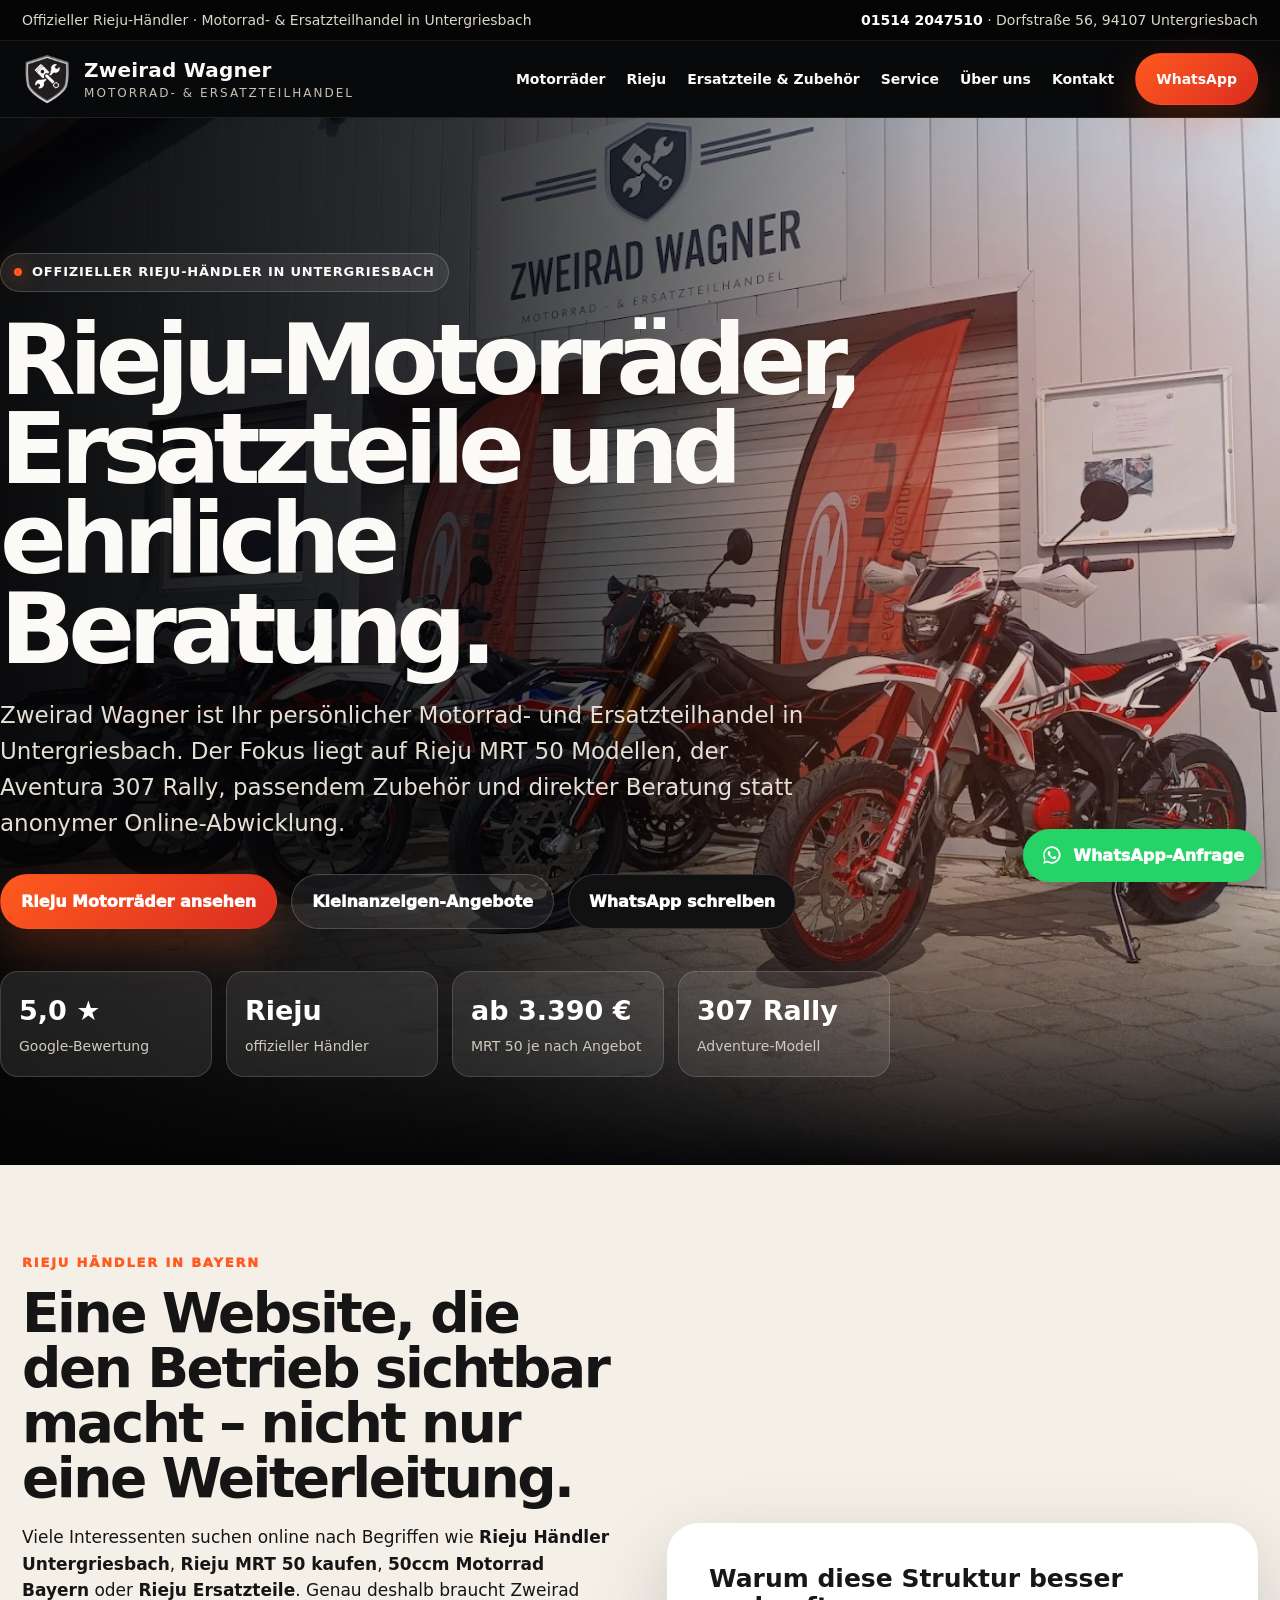
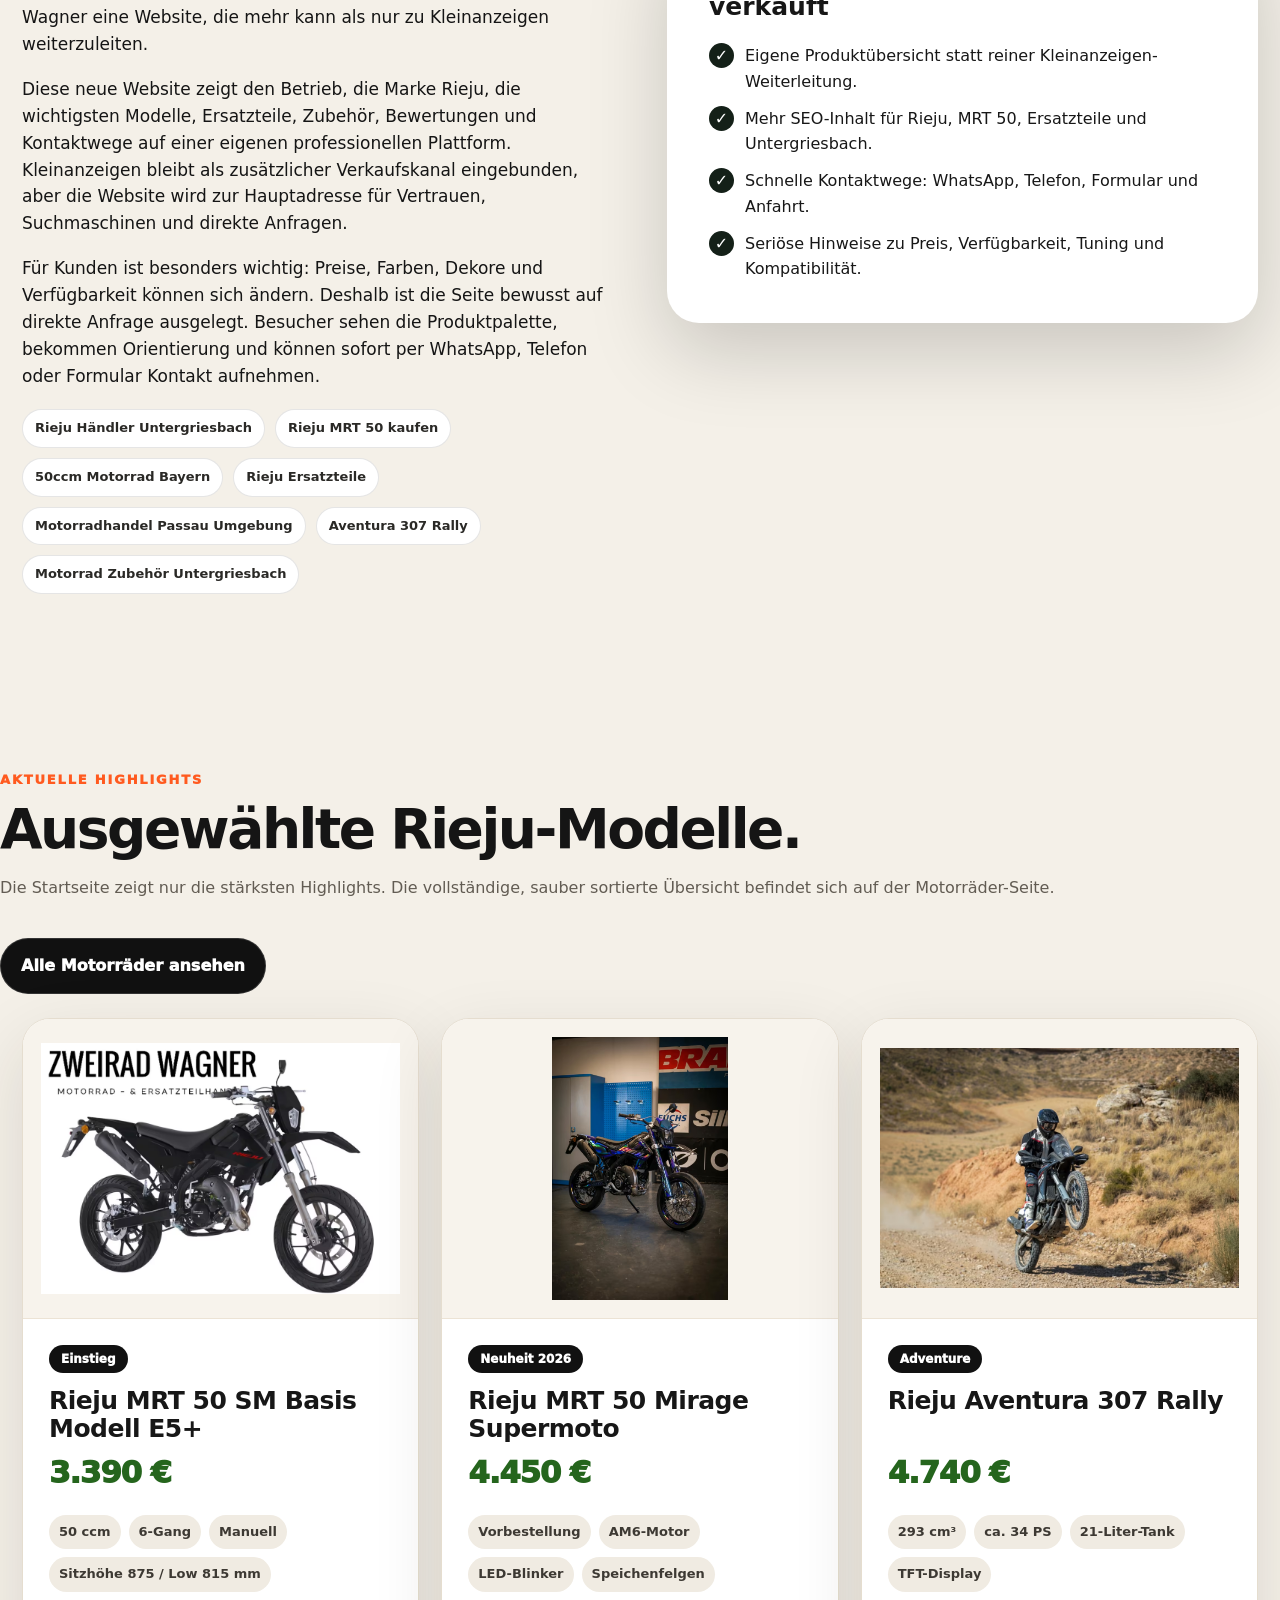
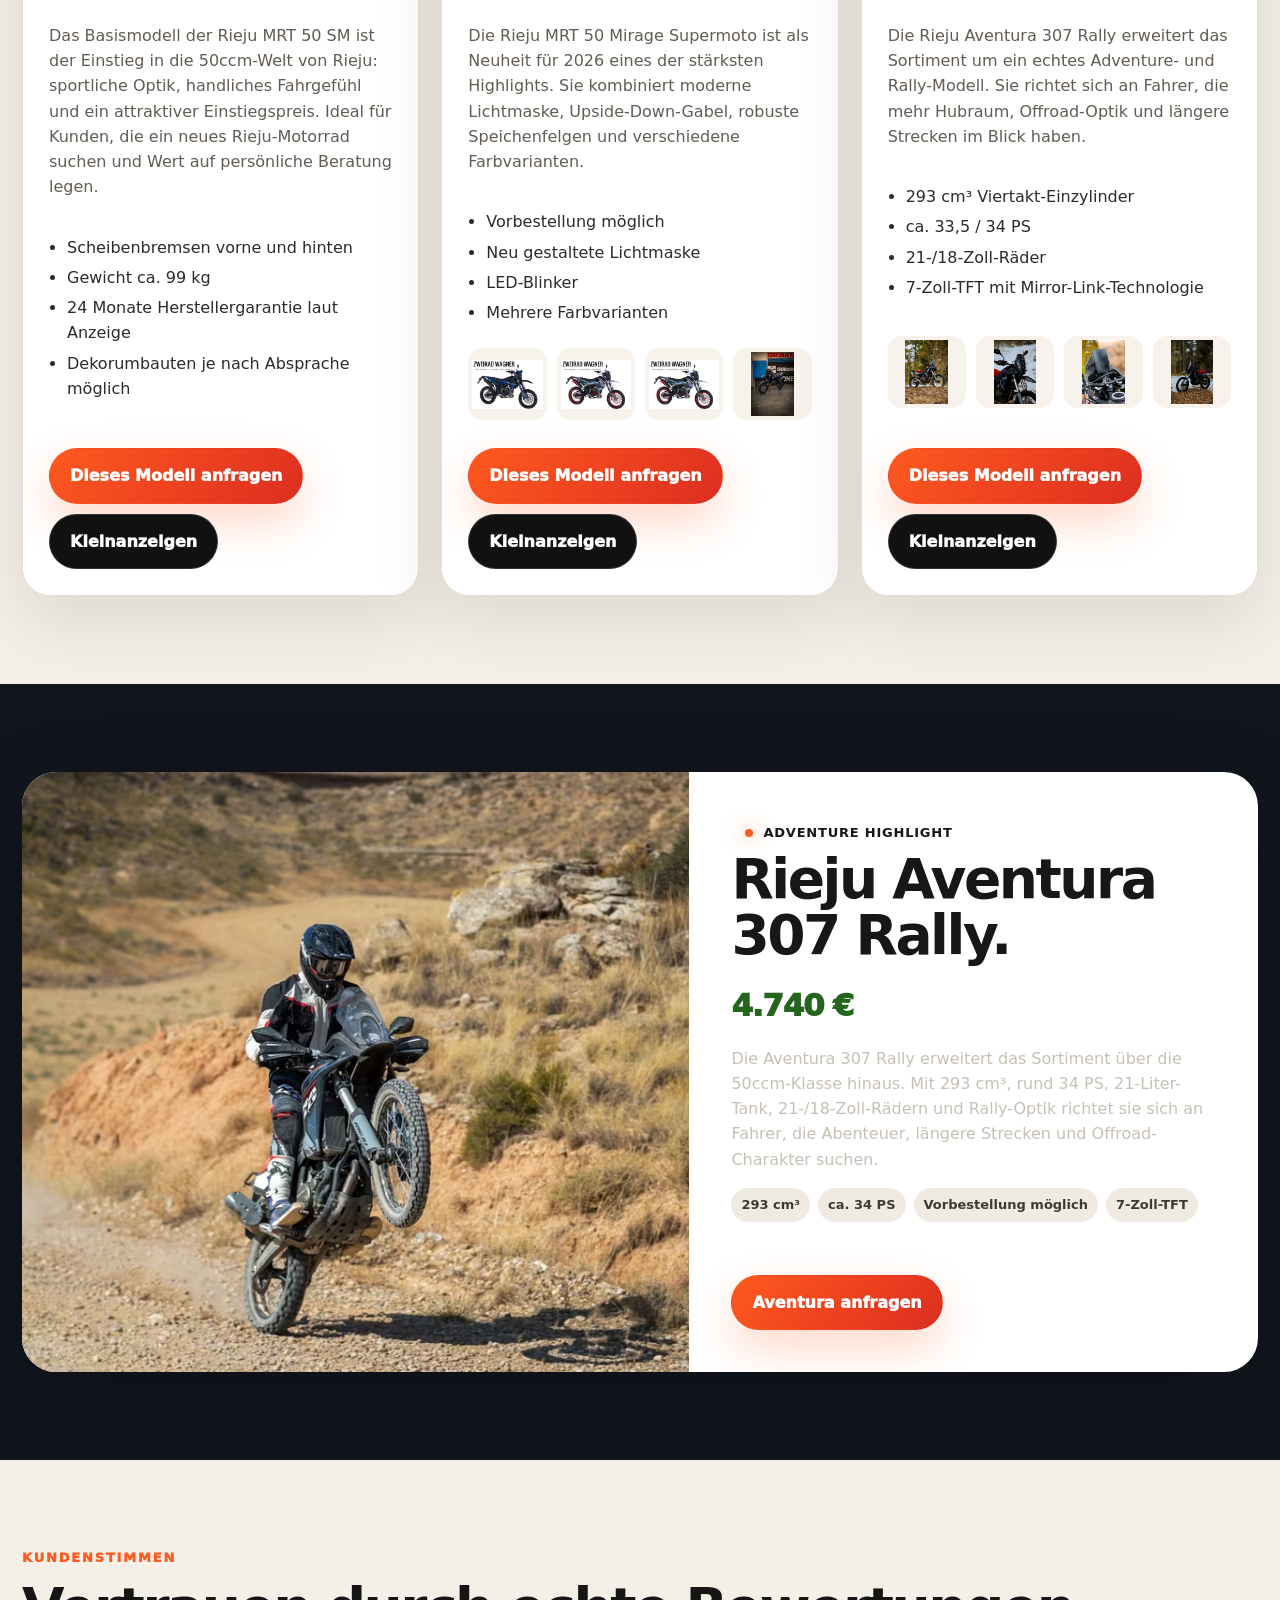
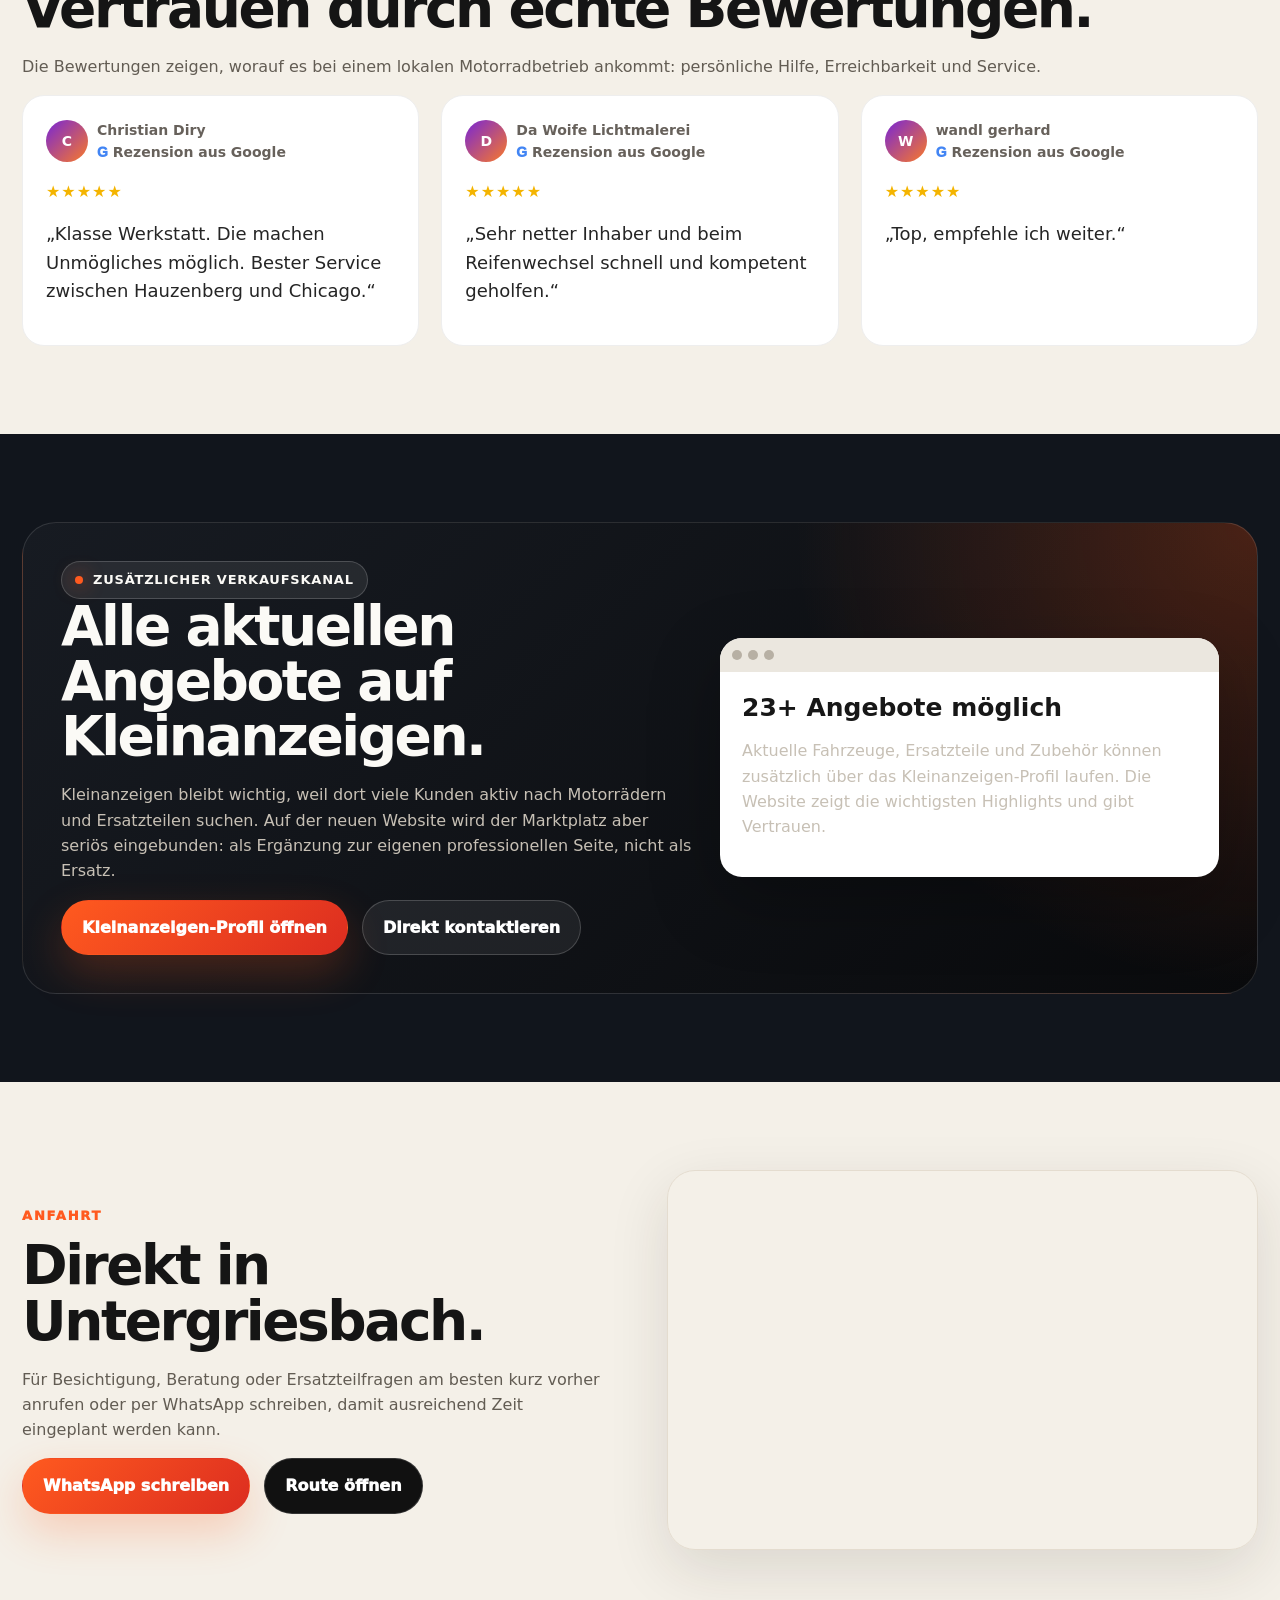
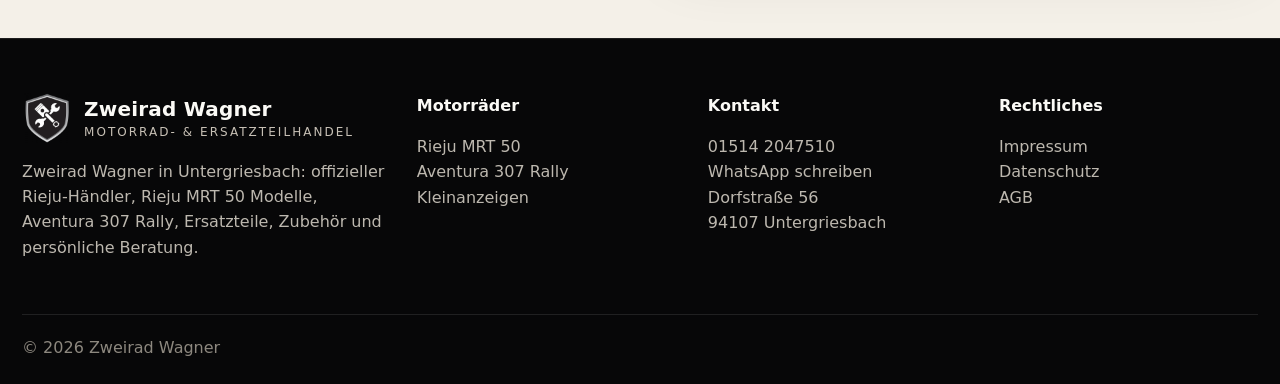
<file: index.html>
<!DOCTYPE html>
<html lang="de">
<head>
<meta charset="UTF-8">
<meta name="viewport" content="width=device-width, initial-scale=1">
<title>Zweirad Wagner Untergriesbach | Offizieller Rieju-Händler für MRT 50 &amp; Aventura 307 Rally</title>
<meta name="description" content="Zweirad Wagner in Untergriesbach: offizieller Rieju-Händler für Rieju MRT 50, Aventura 307 Rally, 50ccm Motorräder, Ersatzteile, Zubehör und persönliche Beratung.">
<link rel="canonical" href="https://zweirad-wagner.com/">
<meta property="og:title" content="Zweirad Wagner Untergriesbach | Offizieller Rieju-Händler für MRT 50 &amp; Aventura 307 Rally">
<meta property="og:description" content="Zweirad Wagner in Untergriesbach: offizieller Rieju-Händler für Rieju MRT 50, Aventura 307 Rally, 50ccm Motorräder, Ersatzteile, Zubehör und persönliche Beratung.">
<meta property="og:type" content="website">
<meta property="og:image" content="assets/hero.jpg">
<link rel="stylesheet" href="css/style.css">
<link rel="preload" as="image" href="assets/hero.jpg">
<script type="application/ld+json">
{"@context":"https://schema.org","@type":"MotorcycleDealer","name":"Zweirad Wagner","image":"https://zweirad-wagner.com/assets/hero.jpg","address":{"@type":"PostalAddress","streetAddress":"Dorfstraße 56","postalCode":"94107","addressLocality":"Untergriesbach","addressCountry":"DE"},"telephone":"+4915142047510","url":"https://zweirad-wagner.com/","areaServed":["Untergriesbach","Passau","Hauzenberg","Bayern"],"brand":{"@type":"Brand","name":"Rieju"},"aggregateRating":{"@type":"AggregateRating","ratingValue":"5.0","reviewCount":"10"}}
</script>
</head>
<body>

<div class="topbar">
  <div class="wrap">
    <div>Offizieller Rieju-Händler · Motorrad- & Ersatzteilhandel in Untergriesbach</div>
    <div><a href="tel:4915142047510">01514 2047510</a> · Dorfstraße 56, 94107 Untergriesbach</div>
  </div>
</div>
<header class="header">
  <div class="wrap nav">
    <a class="brand" href="index.html">
      <img src="assets/wappen.png" alt="Zweirad Wagner Wappen">
      <div><strong>Zweirad Wagner</strong><span>Motorrad- & Ersatzteilhandel</span></div>
    </a>
    <button class="mobile-toggle" aria-label="Menü öffnen">☰</button>
    <nav class="menu">
      <a href="motorraeder.html" >Motorräder</a>
<a href="rieju.html" >Rieju</a>
<a href="ersatzteile-zubehoer.html" >Ersatzteile & Zubehör</a>
<a href="service.html" >Service</a>
<a href="ueber-uns.html" >Über uns</a>
<a href="kontakt.html" >Kontakt</a>
      <a class="btn orange" href="https://wa.me/4915142047510?text=Hallo%20Zweirad%20Wagner%2C%20ich%20interessiere%20mich%20f%C3%BCr%20ein%20Rieju-Modell%20und%20h%C3%A4tte%20gerne%20weitere%20Informationen." target="_blank" rel="noopener">WhatsApp</a>
    </nav>
  </div>
</header>

<main>
<section class="hero">
  <div class="wrap hero-content">
    <span class="eyebrow"><span class="dot"></span> Offizieller Rieju-Händler in Untergriesbach</span>
    <h1>Rieju-Motorräder, Ersatzteile und ehrliche Beratung.</h1>
    <p class="lead">Zweirad Wagner ist Ihr persönlicher Motorrad- und Ersatzteilhandel in Untergriesbach. Der Fokus liegt auf Rieju MRT 50 Modellen, der Aventura 307 Rally, passendem Zubehör und direkter Beratung statt anonymer Online-Abwicklung.</p>
    <div class="hero-actions"><a class="btn orange" href="motorraeder.html">Rieju Motorräder ansehen</a><a class="btn ghost" href="https://www.kleinanzeigen.de/pro/zweiradwagner" target="_blank" rel="noopener">Kleinanzeigen-Angebote</a><a class="btn dark" href="https://wa.me/4915142047510?text=Hallo%20Zweirad%20Wagner%2C%20ich%20interessiere%20mich%20f%C3%BCr%20ein%20Rieju-Modell%20und%20h%C3%A4tte%20gerne%20weitere%20Informationen." target="_blank" rel="noopener">WhatsApp schreiben</a></div>
    <div class="trust-row"><div class="trust"><strong>5,0 ★</strong><span>Google-Bewertung</span></div><div class="trust"><strong>Rieju</strong><span>offizieller Händler</span></div><div class="trust"><strong>ab 3.390 €</strong><span>MRT 50 je nach Angebot</span></div><div class="trust"><strong>307 Rally</strong><span>Adventure-Modell</span></div></div>
  </div>
</section>
<section class="section light">
  <div class="wrap split">
    <div class="seo-copy">
      <div class="kicker">Rieju Händler in Bayern</div>
      <h2>Eine Website, die den Betrieb sichtbar macht – nicht nur eine Weiterleitung.</h2>
      <p>Viele Interessenten suchen online nach Begriffen wie <strong>Rieju Händler Untergriesbach</strong>, <strong>Rieju MRT 50 kaufen</strong>, <strong>50ccm Motorrad Bayern</strong> oder <strong>Rieju Ersatzteile</strong>. Genau deshalb braucht Zweirad Wagner eine Website, die mehr kann als nur zu Kleinanzeigen weiterzuleiten.</p>
      <p>Diese neue Website zeigt den Betrieb, die Marke Rieju, die wichtigsten Modelle, Ersatzteile, Zubehör, Bewertungen und Kontaktwege auf einer eigenen professionellen Plattform. Kleinanzeigen bleibt als zusätzlicher Verkaufskanal eingebunden, aber die Website wird zur Hauptadresse für Vertrauen, Suchmaschinen und direkte Anfragen.</p>
      <p>Für Kunden ist besonders wichtig: Preise, Farben, Dekore und Verfügbarkeit können sich ändern. Deshalb ist die Seite bewusst auf direkte Anfrage ausgelegt. Besucher sehen die Produktpalette, bekommen Orientierung und können sofort per WhatsApp, Telefon oder Formular Kontakt aufnehmen.</p>
      
<div class="keyword-strip">
  <span class="chip">Rieju Händler Untergriesbach</span><span class="chip">Rieju MRT 50 kaufen</span><span class="chip">50ccm Motorrad Bayern</span><span class="chip">Rieju Ersatzteile</span><span class="chip">Motorradhandel Passau Umgebung</span><span class="chip">Aventura 307 Rally</span><span class="chip">Motorrad Zubehör Untergriesbach</span>
</div>

    </div>
    <div class="about-panel">
      <h3>Warum diese Struktur besser verkauft</h3>
      <div class="checklist">
        <div class="check">Eigene Produktübersicht statt reiner Kleinanzeigen-Weiterleitung.</div>
        <div class="check">Mehr SEO-Inhalt für Rieju, MRT 50, Ersatzteile und Untergriesbach.</div>
        <div class="check">Schnelle Kontaktwege: WhatsApp, Telefon, Formular und Anfahrt.</div>
        <div class="check">Seriöse Hinweise zu Preis, Verfügbarkeit, Tuning und Kompatibilität.</div>
      </div>
    </div>
  </div>
</section>
<section class="section light">
  <div class="wrap catalog-head">
    <div><div class="kicker">Aktuelle Highlights</div><h2>Ausgewählte Rieju-Modelle.</h2><p class="muted">Die Startseite zeigt nur die stärksten Highlights. Die vollständige, sauber sortierte Übersicht befindet sich auf der Motorräder-Seite.</p></div>
    <a class="btn dark" href="motorraeder.html">Alle Motorräder ansehen</a>
  </div>
  <div class="wrap product-grid">
<article class="product-card" data-cat="Einstieg">
  <div class="product-img ">
    <img src="assets/mrt-basis.png" alt="Rieju MRT 50 SM Basis Modell E5+ bei Zweirad Wagner">
  </div>
  <div class="pad">
    <span class="tag">Einstieg</span>
    <h3>Rieju MRT 50 SM Basis Modell E5+</h3>
    <div class="price">3.390 €</div>
    <div class="meta"><span class="pill">50 ccm</span><span class="pill">6-Gang</span><span class="pill">Manuell</span><span class="pill">Sitzhöhe 875 / Low 815 mm</span></div>
    <p class="muted">Das Basismodell der Rieju MRT 50 SM ist der Einstieg in die 50ccm-Welt von Rieju: sportliche Optik, handliches Fahrgefühl und ein attraktiver Einstiegspreis. Ideal für Kunden, die ein neues Rieju-Motorrad suchen und Wert auf persönliche Beratung legen.</p>
    <ul class="features"><li>Scheibenbremsen vorne und hinten</li><li>Gewicht ca. 99 kg</li><li>24 Monate Herstellergarantie laut Anzeige</li><li>Dekorumbauten je nach Absprache möglich</li></ul>
    
    
    <div class="card-actions">
      <a class="btn orange" href="https://wa.me/4915142047510?text=Hallo%20Zweirad%20Wagner%2C%20ich%20interessiere%20mich%20f%C3%BCr%20Rieju%20MRT%2050%20SM%20Basis%20Modell%20E5+.%20Ist%20das%20Modell%20noch%20verf%C3%BCgbar%3F" target="_blank" rel="noopener">Dieses Modell anfragen</a>
      <a class="btn dark" href="https://www.kleinanzeigen.de/pro/zweiradwagner" target="_blank" rel="noopener">Kleinanzeigen</a>
    </div>
  </div>
</article>

<article class="product-card" data-cat="Neuheit">
  <div class="product-img ">
    <img src="assets/mrt-mirage-workshop-1.png" alt="Rieju MRT 50 Mirage Supermoto bei Zweirad Wagner">
  </div>
  <div class="pad">
    <span class="tag">Neuheit 2026</span>
    <h3>Rieju MRT 50 Mirage Supermoto</h3>
    <div class="price">4.450 €</div>
    <div class="meta"><span class="pill">Vorbestellung</span><span class="pill">AM6-Motor</span><span class="pill">LED-Blinker</span><span class="pill">Speichenfelgen</span></div>
    <p class="muted">Die Rieju MRT 50 Mirage Supermoto ist als Neuheit für 2026 eines der stärksten Highlights. Sie kombiniert moderne Lichtmaske, Upside-Down-Gabel, robuste Speichenfelgen und verschiedene Farbvarianten.</p>
    <ul class="features"><li>Vorbestellung möglich</li><li>Neu gestaltete Lichtmaske</li><li>LED-Blinker</li><li>Mehrere Farbvarianten</li></ul>
    <div class="gallery"><img src="assets/mrt-mirage-blue.png" alt="Rieju MRT 50 Mirage Supermoto Ansicht"><img src="assets/mrt-mirage-white-red.png" alt="Rieju MRT 50 Mirage Supermoto Ansicht"><img src="assets/mrt-mirage-white-blue-red.png" alt="Rieju MRT 50 Mirage Supermoto Ansicht"><img src="assets/mrt-mirage-workshop-2.png" alt="Rieju MRT 50 Mirage Supermoto Ansicht"></div>
    
    <div class="card-actions">
      <a class="btn orange" href="https://wa.me/4915142047510?text=Hallo%20Zweirad%20Wagner%2C%20ich%20interessiere%20mich%20f%C3%BCr%20Rieju%20MRT%2050%20Mirage%20Supermoto.%20Ist%20das%20Modell%20noch%20verf%C3%BCgbar%3F" target="_blank" rel="noopener">Dieses Modell anfragen</a>
      <a class="btn dark" href="https://www.kleinanzeigen.de/pro/zweiradwagner" target="_blank" rel="noopener">Kleinanzeigen</a>
    </div>
  </div>
</article>

<article class="product-card" data-cat="Adventure">
  <div class="product-img cover">
    <img src="assets/rally-action-1.png" alt="Rieju Aventura 307 Rally bei Zweirad Wagner">
  </div>
  <div class="pad">
    <span class="tag">Adventure</span>
    <h3>Rieju Aventura 307 Rally</h3>
    <div class="price">4.740 €</div>
    <div class="meta"><span class="pill">293 cm³</span><span class="pill">ca. 34 PS</span><span class="pill">21-Liter-Tank</span><span class="pill">TFT-Display</span></div>
    <p class="muted">Die Rieju Aventura 307 Rally erweitert das Sortiment um ein echtes Adventure- und Rally-Modell. Sie richtet sich an Fahrer, die mehr Hubraum, Offroad-Optik und längere Strecken im Blick haben.</p>
    <ul class="features"><li>293 cm³ Viertakt-Einzylinder</li><li>ca. 33,5 / 34 PS</li><li>21-/18-Zoll-Räder</li><li>7-Zoll-TFT mit Mirror-Link-Technologie</li></ul>
    <div class="gallery"><img src="assets/rally-forest-1.png" alt="Rieju Aventura 307 Rally Ansicht"><img src="assets/rally-forest-2.png" alt="Rieju Aventura 307 Rally Ansicht"><img src="assets/rally-detail-front.png" alt="Rieju Aventura 307 Rally Ansicht"><img src="assets/rally-detail-engine.png" alt="Rieju Aventura 307 Rally Ansicht"></div>
    
    <div class="card-actions">
      <a class="btn orange" href="https://wa.me/4915142047510?text=Hallo%20Zweirad%20Wagner%2C%20ich%20interessiere%20mich%20f%C3%BCr%20Rieju%20Aventura%20307%20Rally.%20Ist%20das%20Modell%20noch%20verf%C3%BCgbar%3F" target="_blank" rel="noopener">Dieses Modell anfragen</a>
      <a class="btn dark" href="https://www.kleinanzeigen.de/pro/zweiradwagner" target="_blank" rel="noopener">Kleinanzeigen</a>
    </div>
  </div>
</article>
</div>
</section>
<section class="section alt">
  <div class="wrap feature-product" id="adventure">
    <div class="feature-media"><img src="assets/rally-action-1.png" alt="Rieju Aventura 307 Rally Offroad"></div>
    <div class="feature-content">
      <span class="eyebrow"><span class="dot"></span> Adventure Highlight</span>
      <h2>Rieju Aventura 307 Rally.</h2>
      <div class="price">4.740 €</div>
      <p class="muted">Die Aventura 307 Rally erweitert das Sortiment über die 50ccm-Klasse hinaus. Mit 293 cm³, rund 34 PS, 21-Liter-Tank, 21-/18-Zoll-Rädern und Rally-Optik richtet sie sich an Fahrer, die Abenteuer, längere Strecken und Offroad-Charakter suchen.</p>
      <div class="meta"><span class="pill">293 cm³</span><span class="pill">ca. 34 PS</span><span class="pill">Vorbestellung möglich</span><span class="pill">7-Zoll-TFT</span></div>
      <div class="card-actions"><a class="btn orange" href="https://wa.me/4915142047510?text=Hallo%20Zweirad%20Wagner%2C%20ich%20interessiere%20mich%20f%C3%BCr%20ein%20Rieju-Modell%20und%20h%C3%A4tte%20gerne%20weitere%20Informationen." target="_blank" rel="noopener">Aventura anfragen</a><a class="btn ghost" href="motorraeder.html#adventure">Details ansehen</a></div>
    </div>
  </div>
</section>
<section class="section light">
  <div class="wrap"><div class="kicker">Kundenstimmen</div><h2>Vertrauen durch echte Bewertungen.</h2><p class="muted">Die Bewertungen zeigen, worauf es bei einem lokalen Motorradbetrieb ankommt: persönliche Hilfe, Erreichbarkeit und Service.</p>
<div class="grid three">
  <div class="review-card"><div class="google-line"><div class="avatar">C</div><div><b>Christian Diry</b><br><span><span class="g">G</span> Rezension aus Google</span></div></div><p class="stars">★★★★★</p><p class="quote">„Klasse Werkstatt. Die machen Unmögliches möglich. Bester Service zwischen Hauzenberg und Chicago.“</p></div>
  <div class="review-card"><div class="google-line"><div class="avatar">D</div><div><b>Da Woife Lichtmalerei</b><br><span><span class="g">G</span> Rezension aus Google</span></div></div><p class="stars">★★★★★</p><p class="quote">„Sehr netter Inhaber und beim Reifenwechsel schnell und kompetent geholfen.“</p></div>
  <div class="review-card"><div class="google-line"><div class="avatar">W</div><div><b>wandl gerhard</b><br><span><span class="g">G</span> Rezension aus Google</span></div></div><p class="stars">★★★★★</p><p class="quote">„Top, empfehle ich weiter.“</p></div>
</div>
</div>
</section>
<section class="section alt">
  <div class="wrap ebay-box">
    <div><span class="eyebrow"><span class="dot"></span> Zusätzlicher Verkaufskanal</span><h2>Alle aktuellen Angebote auf Kleinanzeigen.</h2><p class="muted">Kleinanzeigen bleibt wichtig, weil dort viele Kunden aktiv nach Motorrädern und Ersatzteilen suchen. Auf der neuen Website wird der Marktplatz aber seriös eingebunden: als Ergänzung zur eigenen professionellen Seite, nicht als Ersatz.</p><div class="hero-actions"><a class="btn orange" href="https://www.kleinanzeigen.de/pro/zweiradwagner" target="_blank" rel="noopener">Kleinanzeigen-Profil öffnen</a><a class="btn ghost" href="kontakt.html">Direkt kontaktieren</a></div></div>
    <div class="mini-browser"><div class="browser-top"><span class="browser-dot"></span><span class="browser-dot"></span><span class="browser-dot"></span></div><div class="browser-content"><h3>23+ Angebote möglich</h3><p class="muted">Aktuelle Fahrzeuge, Ersatzteile und Zubehör können zusätzlich über das Kleinanzeigen-Profil laufen. Die Website zeigt die wichtigsten Highlights und gibt Vertrauen.</p></div></div>
  </div>
</section>
<section class="section light">
  <div class="wrap split">
    <div><div class="kicker">Anfahrt</div><h2>Direkt in Untergriesbach.</h2><p class="muted">Für Besichtigung, Beratung oder Ersatzteilfragen am besten kurz vorher anrufen oder per WhatsApp schreiben, damit ausreichend Zeit eingeplant werden kann.</p><div class="hero-actions"><a class="btn orange" href="https://wa.me/4915142047510?text=Hallo%20Zweirad%20Wagner%2C%20ich%20interessiere%20mich%20f%C3%BCr%20ein%20Rieju-Modell%20und%20h%C3%A4tte%20gerne%20weitere%20Informationen." target="_blank" rel="noopener">WhatsApp schreiben</a><a class="btn dark" href="https://www.google.com/maps/search/?api=1&query=Dorfstra%C3%9Fe%2056%2C%2094107%20Untergriesbach" target="_blank" rel="noopener">Route öffnen</a></div></div>
    <div class="map-wrap"><iframe src="https://www.google.com/maps?q=Dorfstra%C3%9Fe%2056%2C%2094107%20Untergriesbach&output=embed" loading="lazy" referrerpolicy="no-referrer-when-downgrade" title="Zweirad Wagner Anfahrt"></iframe></div>
  </div>
</section>
</main>

<footer class="footer">
  <div class="wrap footer-grid">
    <div>
      <div class="brand"><img src="assets/wappen.png" alt="Zweirad Wagner Wappen"><div><strong>Zweirad Wagner</strong><span>Motorrad- & Ersatzteilhandel</span></div></div>
      <p>Zweirad Wagner in Untergriesbach: offizieller Rieju-Händler, Rieju MRT 50 Modelle, Aventura 307 Rally, Ersatzteile, Zubehör und persönliche Beratung.</p>
    </div>
    <div><h4>Motorräder</h4><p><a href="motorraeder.html">Rieju MRT 50</a><br><a href="motorraeder.html#adventure">Aventura 307 Rally</a><br><a href="https://www.kleinanzeigen.de/pro/zweiradwagner" target="_blank" rel="noopener">Kleinanzeigen</a></p></div>
    <div><h4>Kontakt</h4><p><a href="tel:4915142047510">01514 2047510</a><br><a href="https://wa.me/4915142047510?text=Hallo%20Zweirad%20Wagner%2C%20ich%20interessiere%20mich%20f%C3%BCr%20ein%20Rieju-Modell%20und%20h%C3%A4tte%20gerne%20weitere%20Informationen." target="_blank" rel="noopener">WhatsApp schreiben</a><br>Dorfstraße 56<br>94107 Untergriesbach</p></div>
    <div><h4>Rechtliches</h4><p><a href="impressum.html">Impressum</a><br><a href="datenschutz.html">Datenschutz</a><br><a href="agb.html">AGB</a></p></div>
  </div>
  <div class="wrap subfooter"><span>© 2026 Zweirad Wagner</span><span></span></div>
</footer>
<a class="float-wa" href="https://wa.me/4915142047510?text=Hallo%20Zweirad%20Wagner%2C%20ich%20interessiere%20mich%20f%C3%BCr%20ein%20Rieju-Modell%20und%20h%C3%A4tte%20gerne%20weitere%20Informationen." target="_blank" rel="noopener">
<svg class="wa-icon" viewBox="0 0 32 32" aria-hidden="true">
  <path fill="currentColor" d="M16.02 3.2A12.72 12.72 0 0 0 5.05 22.4L3.2 28.8l6.57-1.73A12.7 12.7 0 1 0 16.02 3.2Zm0 23.1c-2.2 0-4.24-.65-5.95-1.78l-.43-.28-3.9 1.03 1.04-3.8-.3-.45a10.28 10.28 0 1 1 9.54 5.28Zm5.64-7.68c-.3-.16-1.82-.9-2.1-1-.28-.1-.49-.16-.7.16-.2.3-.8 1-.98 1.2-.18.2-.36.23-.66.08-.3-.16-1.3-.48-2.48-1.52-.92-.82-1.54-1.84-1.72-2.15-.18-.31-.02-.48.14-.63.14-.14.31-.36.47-.54.16-.18.2-.31.31-.52.1-.2.05-.39-.03-.54-.08-.16-.7-1.68-.95-2.3-.25-.6-.5-.52-.7-.53h-.6c-.2 0-.54.08-.82.39-.28.31-1.08 1.05-1.08 2.57s1.1 2.98 1.26 3.18c.16.2 2.17 3.32 5.27 4.65.74.32 1.31.51 1.76.65.74.24 1.42.2 1.95.12.6-.09 1.82-.74 2.08-1.46.26-.72.26-1.33.18-1.46-.08-.13-.28-.2-.6-.36Z"/>
</svg>
WhatsApp-Anfrage</a>
<script src="js/script.js"></script>
</body></html>
</file>
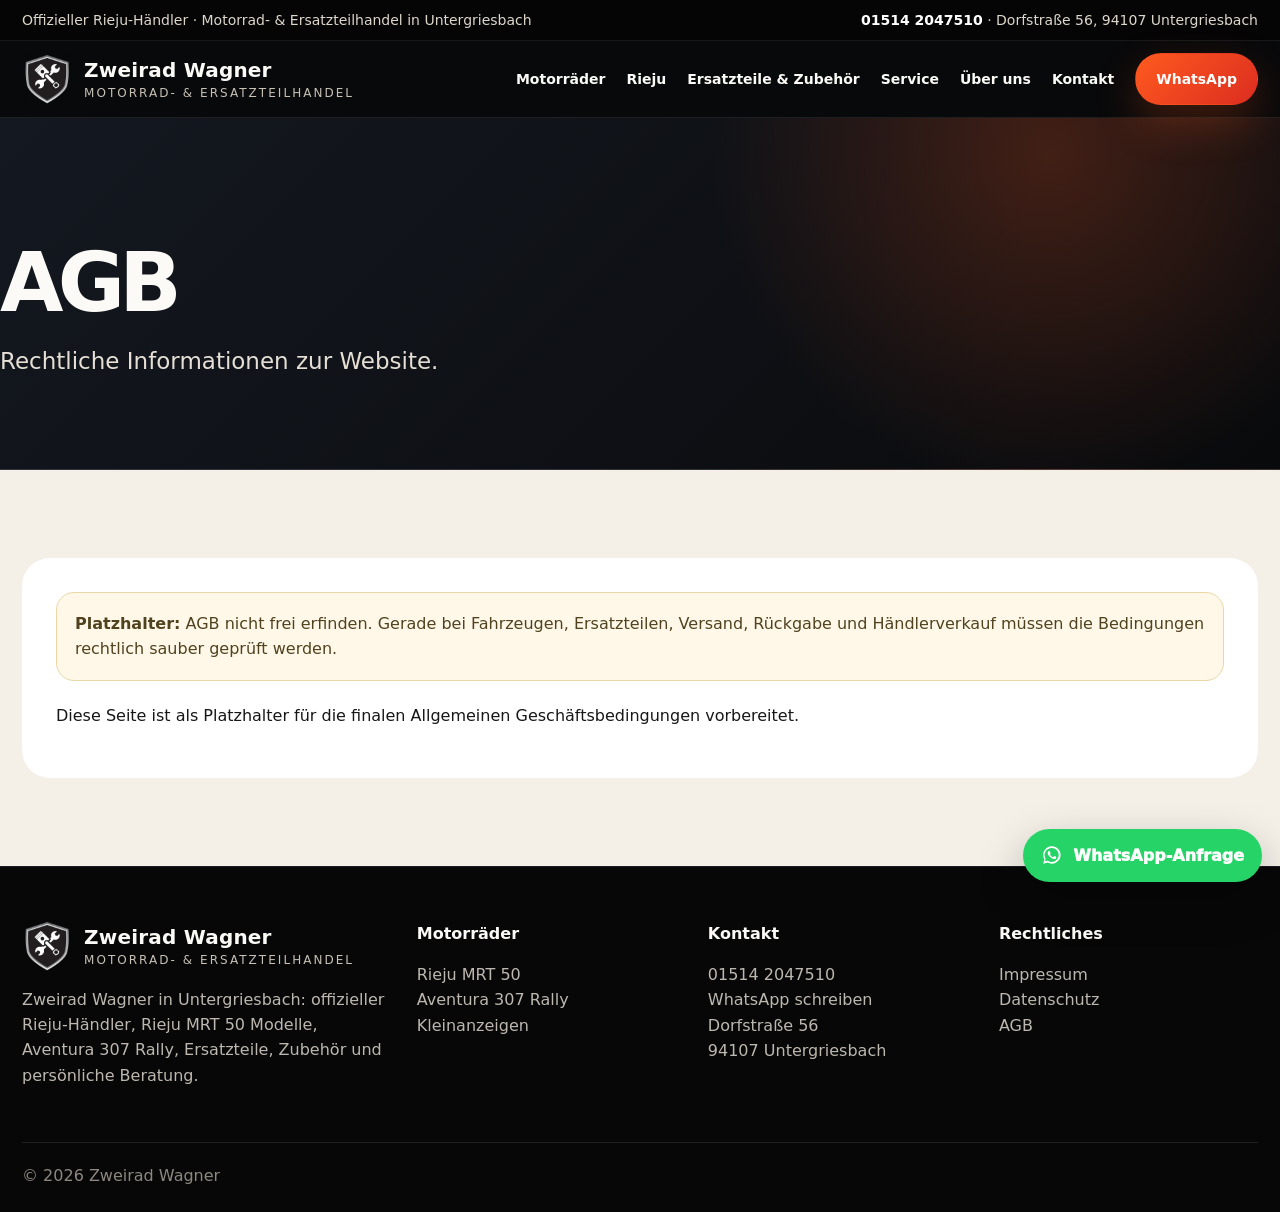
<file: agb.html>
<!DOCTYPE html>
<html lang="de">
<head>
<meta charset="UTF-8">
<meta name="viewport" content="width=device-width, initial-scale=1">
<title>AGB | Zweirad Wagner</title>
<meta name="description" content="AGB von Zweirad Wagner.">
<link rel="canonical" href="https://zweirad-wagner.com/agb.html">
<meta property="og:title" content="AGB | Zweirad Wagner">
<meta property="og:description" content="AGB von Zweirad Wagner.">
<meta property="og:type" content="website">
<meta property="og:image" content="assets/hero.jpg">
<link rel="stylesheet" href="css/style.css">
<link rel="preload" as="image" href="assets/hero.jpg">
<script type="application/ld+json">
{"@context":"https://schema.org","@type":"MotorcycleDealer","name":"Zweirad Wagner","image":"https://zweirad-wagner.com/assets/hero.jpg","address":{"@type":"PostalAddress","streetAddress":"Dorfstraße 56","postalCode":"94107","addressLocality":"Untergriesbach","addressCountry":"DE"},"telephone":"+4915142047510","url":"https://zweirad-wagner.com/","areaServed":["Untergriesbach","Passau","Hauzenberg","Bayern"],"brand":{"@type":"Brand","name":"Rieju"},"aggregateRating":{"@type":"AggregateRating","ratingValue":"5.0","reviewCount":"10"}}
</script>
</head>
<body>

<div class="topbar">
  <div class="wrap">
    <div>Offizieller Rieju-Händler · Motorrad- & Ersatzteilhandel in Untergriesbach</div>
    <div><a href="tel:4915142047510">01514 2047510</a> · Dorfstraße 56, 94107 Untergriesbach</div>
  </div>
</div>
<header class="header">
  <div class="wrap nav">
    <a class="brand" href="index.html">
      <img src="assets/wappen.png" alt="Zweirad Wagner Wappen">
      <div><strong>Zweirad Wagner</strong><span>Motorrad- & Ersatzteilhandel</span></div>
    </a>
    <button class="mobile-toggle" aria-label="Menü öffnen">☰</button>
    <nav class="menu">
      <a href="motorraeder.html" >Motorräder</a>
<a href="rieju.html" >Rieju</a>
<a href="ersatzteile-zubehoer.html" >Ersatzteile & Zubehör</a>
<a href="service.html" >Service</a>
<a href="ueber-uns.html" >Über uns</a>
<a href="kontakt.html" >Kontakt</a>
      <a class="btn orange" href="https://wa.me/4915142047510?text=Hallo%20Zweirad%20Wagner%2C%20ich%20interessiere%20mich%20f%C3%BCr%20ein%20Rieju-Modell%20und%20h%C3%A4tte%20gerne%20weitere%20Informationen." target="_blank" rel="noopener">WhatsApp</a>
    </nav>
  </div>
</header>
<main><section class="page-hero"><div class="wrap"><h1>AGB</h1><p class="lead">Rechtliche Informationen zur Website.</p></div></section><section class="section light"><div class="wrap"><div class="legal"><div class="notice"><b>Platzhalter:</b> AGB nicht frei erfinden. Gerade bei Fahrzeugen, Ersatzteilen, Versand, Rückgabe und Händlerverkauf müssen die Bedingungen rechtlich sauber geprüft werden.</div><p>Diese Seite ist als Platzhalter für die finalen Allgemeinen Geschäftsbedingungen vorbereitet.</p></div></div></section></main>
<footer class="footer">
  <div class="wrap footer-grid">
    <div>
      <div class="brand"><img src="assets/wappen.png" alt="Zweirad Wagner Wappen"><div><strong>Zweirad Wagner</strong><span>Motorrad- & Ersatzteilhandel</span></div></div>
      <p>Zweirad Wagner in Untergriesbach: offizieller Rieju-Händler, Rieju MRT 50 Modelle, Aventura 307 Rally, Ersatzteile, Zubehör und persönliche Beratung.</p>
    </div>
    <div><h4>Motorräder</h4><p><a href="motorraeder.html">Rieju MRT 50</a><br><a href="motorraeder.html#adventure">Aventura 307 Rally</a><br><a href="https://www.kleinanzeigen.de/pro/zweiradwagner" target="_blank" rel="noopener">Kleinanzeigen</a></p></div>
    <div><h4>Kontakt</h4><p><a href="tel:4915142047510">01514 2047510</a><br><a href="https://wa.me/4915142047510?text=Hallo%20Zweirad%20Wagner%2C%20ich%20interessiere%20mich%20f%C3%BCr%20ein%20Rieju-Modell%20und%20h%C3%A4tte%20gerne%20weitere%20Informationen." target="_blank" rel="noopener">WhatsApp schreiben</a><br>Dorfstraße 56<br>94107 Untergriesbach</p></div>
    <div><h4>Rechtliches</h4><p><a href="impressum.html">Impressum</a><br><a href="datenschutz.html">Datenschutz</a><br><a href="agb.html">AGB</a></p></div>
  </div>
  <div class="wrap subfooter"><span>© 2026 Zweirad Wagner</span><span></span></div>
</footer>
<a class="float-wa" href="https://wa.me/4915142047510?text=Hallo%20Zweirad%20Wagner%2C%20ich%20interessiere%20mich%20f%C3%BCr%20ein%20Rieju-Modell%20und%20h%C3%A4tte%20gerne%20weitere%20Informationen." target="_blank" rel="noopener">
<svg class="wa-icon" viewBox="0 0 32 32" aria-hidden="true">
  <path fill="currentColor" d="M16.02 3.2A12.72 12.72 0 0 0 5.05 22.4L3.2 28.8l6.57-1.73A12.7 12.7 0 1 0 16.02 3.2Zm0 23.1c-2.2 0-4.24-.65-5.95-1.78l-.43-.28-3.9 1.03 1.04-3.8-.3-.45a10.28 10.28 0 1 1 9.54 5.28Zm5.64-7.68c-.3-.16-1.82-.9-2.1-1-.28-.1-.49-.16-.7.16-.2.3-.8 1-.98 1.2-.18.2-.36.23-.66.08-.3-.16-1.3-.48-2.48-1.52-.92-.82-1.54-1.84-1.72-2.15-.18-.31-.02-.48.14-.63.14-.14.31-.36.47-.54.16-.18.2-.31.31-.52.1-.2.05-.39-.03-.54-.08-.16-.7-1.68-.95-2.3-.25-.6-.5-.52-.7-.53h-.6c-.2 0-.54.08-.82.39-.28.31-1.08 1.05-1.08 2.57s1.1 2.98 1.26 3.18c.16.2 2.17 3.32 5.27 4.65.74.32 1.31.51 1.76.65.74.24 1.42.2 1.95.12.6-.09 1.82-.74 2.08-1.46.26-.72.26-1.33.18-1.46-.08-.13-.28-.2-.6-.36Z"/>
</svg>
WhatsApp-Anfrage</a>
<script src="js/script.js"></script>
</body></html>
</file>
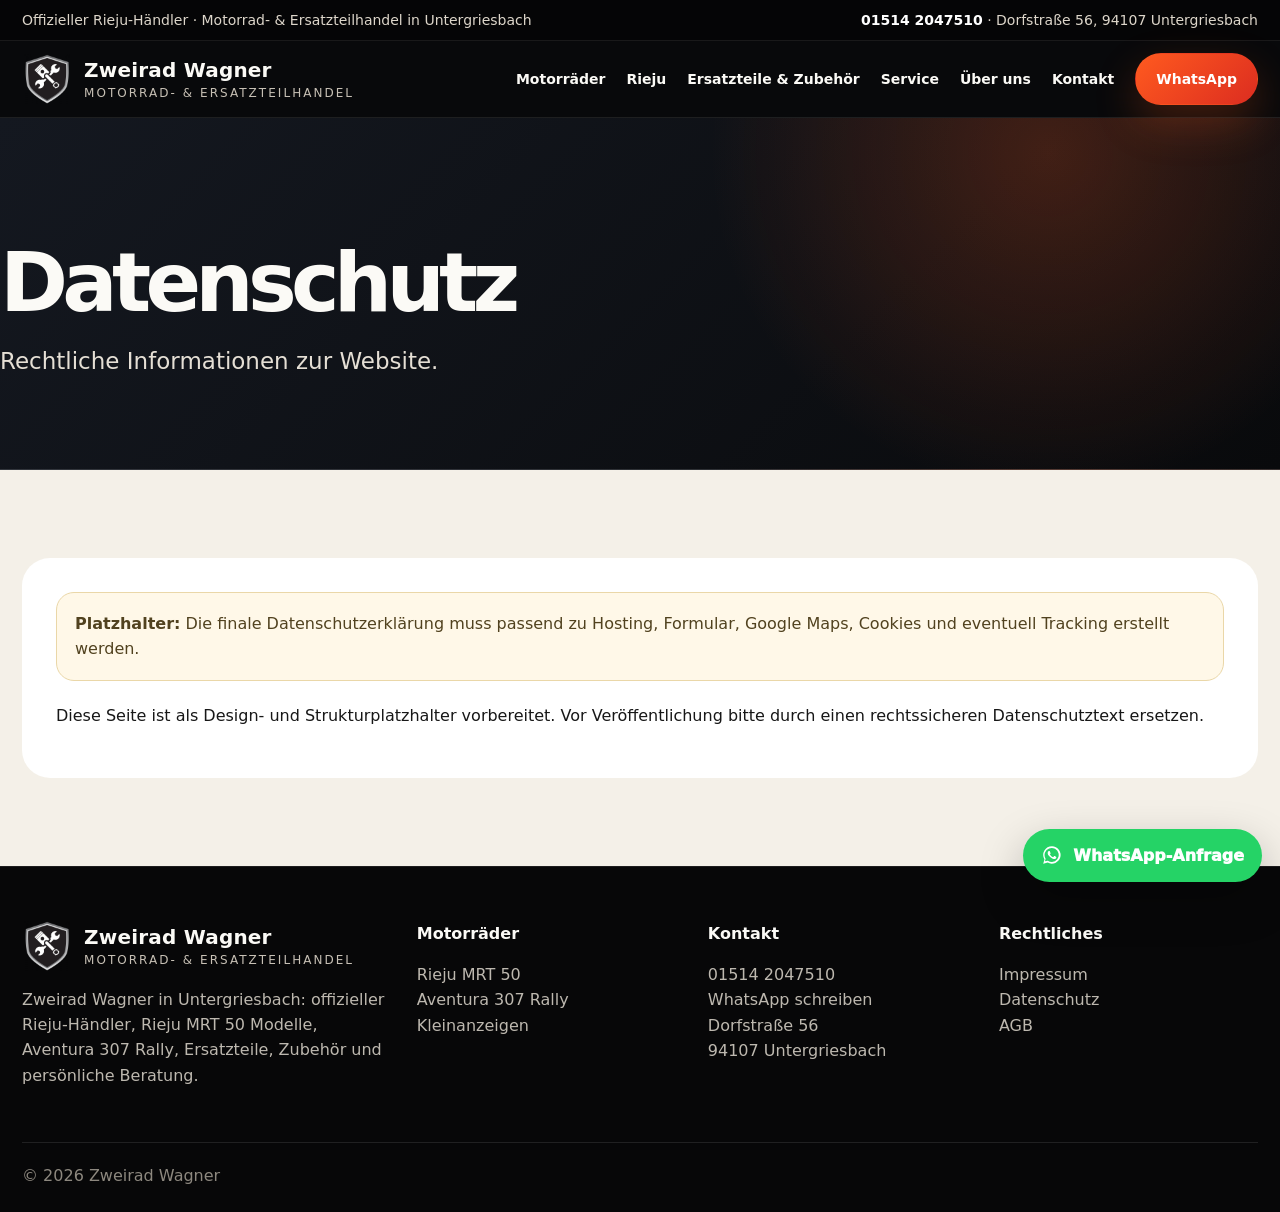
<file: datenschutz.html>
<!DOCTYPE html>
<html lang="de">
<head>
<meta charset="UTF-8">
<meta name="viewport" content="width=device-width, initial-scale=1">
<title>Datenschutz | Zweirad Wagner</title>
<meta name="description" content="Datenschutz von Zweirad Wagner.">
<link rel="canonical" href="https://zweirad-wagner.com/datenschutz.html">
<meta property="og:title" content="Datenschutz | Zweirad Wagner">
<meta property="og:description" content="Datenschutz von Zweirad Wagner.">
<meta property="og:type" content="website">
<meta property="og:image" content="assets/hero.jpg">
<link rel="stylesheet" href="css/style.css">
<link rel="preload" as="image" href="assets/hero.jpg">
<script type="application/ld+json">
{"@context":"https://schema.org","@type":"MotorcycleDealer","name":"Zweirad Wagner","image":"https://zweirad-wagner.com/assets/hero.jpg","address":{"@type":"PostalAddress","streetAddress":"Dorfstraße 56","postalCode":"94107","addressLocality":"Untergriesbach","addressCountry":"DE"},"telephone":"+4915142047510","url":"https://zweirad-wagner.com/","areaServed":["Untergriesbach","Passau","Hauzenberg","Bayern"],"brand":{"@type":"Brand","name":"Rieju"},"aggregateRating":{"@type":"AggregateRating","ratingValue":"5.0","reviewCount":"10"}}
</script>
</head>
<body>

<div class="topbar">
  <div class="wrap">
    <div>Offizieller Rieju-Händler · Motorrad- & Ersatzteilhandel in Untergriesbach</div>
    <div><a href="tel:4915142047510">01514 2047510</a> · Dorfstraße 56, 94107 Untergriesbach</div>
  </div>
</div>
<header class="header">
  <div class="wrap nav">
    <a class="brand" href="index.html">
      <img src="assets/wappen.png" alt="Zweirad Wagner Wappen">
      <div><strong>Zweirad Wagner</strong><span>Motorrad- & Ersatzteilhandel</span></div>
    </a>
    <button class="mobile-toggle" aria-label="Menü öffnen">☰</button>
    <nav class="menu">
      <a href="motorraeder.html" >Motorräder</a>
<a href="rieju.html" >Rieju</a>
<a href="ersatzteile-zubehoer.html" >Ersatzteile & Zubehör</a>
<a href="service.html" >Service</a>
<a href="ueber-uns.html" >Über uns</a>
<a href="kontakt.html" >Kontakt</a>
      <a class="btn orange" href="https://wa.me/4915142047510?text=Hallo%20Zweirad%20Wagner%2C%20ich%20interessiere%20mich%20f%C3%BCr%20ein%20Rieju-Modell%20und%20h%C3%A4tte%20gerne%20weitere%20Informationen." target="_blank" rel="noopener">WhatsApp</a>
    </nav>
  </div>
</header>
<main><section class="page-hero"><div class="wrap"><h1>Datenschutz</h1><p class="lead">Rechtliche Informationen zur Website.</p></div></section><section class="section light"><div class="wrap"><div class="legal"><div class="notice"><b>Platzhalter:</b> Die finale Datenschutzerklärung muss passend zu Hosting, Formular, Google Maps, Cookies und eventuell Tracking erstellt werden.</div><p>Diese Seite ist als Design- und Strukturplatzhalter vorbereitet. Vor Veröffentlichung bitte durch einen rechtssicheren Datenschutztext ersetzen.</p></div></div></section></main>
<footer class="footer">
  <div class="wrap footer-grid">
    <div>
      <div class="brand"><img src="assets/wappen.png" alt="Zweirad Wagner Wappen"><div><strong>Zweirad Wagner</strong><span>Motorrad- & Ersatzteilhandel</span></div></div>
      <p>Zweirad Wagner in Untergriesbach: offizieller Rieju-Händler, Rieju MRT 50 Modelle, Aventura 307 Rally, Ersatzteile, Zubehör und persönliche Beratung.</p>
    </div>
    <div><h4>Motorräder</h4><p><a href="motorraeder.html">Rieju MRT 50</a><br><a href="motorraeder.html#adventure">Aventura 307 Rally</a><br><a href="https://www.kleinanzeigen.de/pro/zweiradwagner" target="_blank" rel="noopener">Kleinanzeigen</a></p></div>
    <div><h4>Kontakt</h4><p><a href="tel:4915142047510">01514 2047510</a><br><a href="https://wa.me/4915142047510?text=Hallo%20Zweirad%20Wagner%2C%20ich%20interessiere%20mich%20f%C3%BCr%20ein%20Rieju-Modell%20und%20h%C3%A4tte%20gerne%20weitere%20Informationen." target="_blank" rel="noopener">WhatsApp schreiben</a><br>Dorfstraße 56<br>94107 Untergriesbach</p></div>
    <div><h4>Rechtliches</h4><p><a href="impressum.html">Impressum</a><br><a href="datenschutz.html">Datenschutz</a><br><a href="agb.html">AGB</a></p></div>
  </div>
  <div class="wrap subfooter"><span>© 2026 Zweirad Wagner</span><span></span></div>
</footer>
<a class="float-wa" href="https://wa.me/4915142047510?text=Hallo%20Zweirad%20Wagner%2C%20ich%20interessiere%20mich%20f%C3%BCr%20ein%20Rieju-Modell%20und%20h%C3%A4tte%20gerne%20weitere%20Informationen." target="_blank" rel="noopener">
<svg class="wa-icon" viewBox="0 0 32 32" aria-hidden="true">
  <path fill="currentColor" d="M16.02 3.2A12.72 12.72 0 0 0 5.05 22.4L3.2 28.8l6.57-1.73A12.7 12.7 0 1 0 16.02 3.2Zm0 23.1c-2.2 0-4.24-.65-5.95-1.78l-.43-.28-3.9 1.03 1.04-3.8-.3-.45a10.28 10.28 0 1 1 9.54 5.28Zm5.64-7.68c-.3-.16-1.82-.9-2.1-1-.28-.1-.49-.16-.7.16-.2.3-.8 1-.98 1.2-.18.2-.36.23-.66.08-.3-.16-1.3-.48-2.48-1.52-.92-.82-1.54-1.84-1.72-2.15-.18-.31-.02-.48.14-.63.14-.14.31-.36.47-.54.16-.18.2-.31.31-.52.1-.2.05-.39-.03-.54-.08-.16-.7-1.68-.95-2.3-.25-.6-.5-.52-.7-.53h-.6c-.2 0-.54.08-.82.39-.28.31-1.08 1.05-1.08 2.57s1.1 2.98 1.26 3.18c.16.2 2.17 3.32 5.27 4.65.74.32 1.31.51 1.76.65.74.24 1.42.2 1.95.12.6-.09 1.82-.74 2.08-1.46.26-.72.26-1.33.18-1.46-.08-.13-.28-.2-.6-.36Z"/>
</svg>
WhatsApp-Anfrage</a>
<script src="js/script.js"></script>
</body></html>
</file>
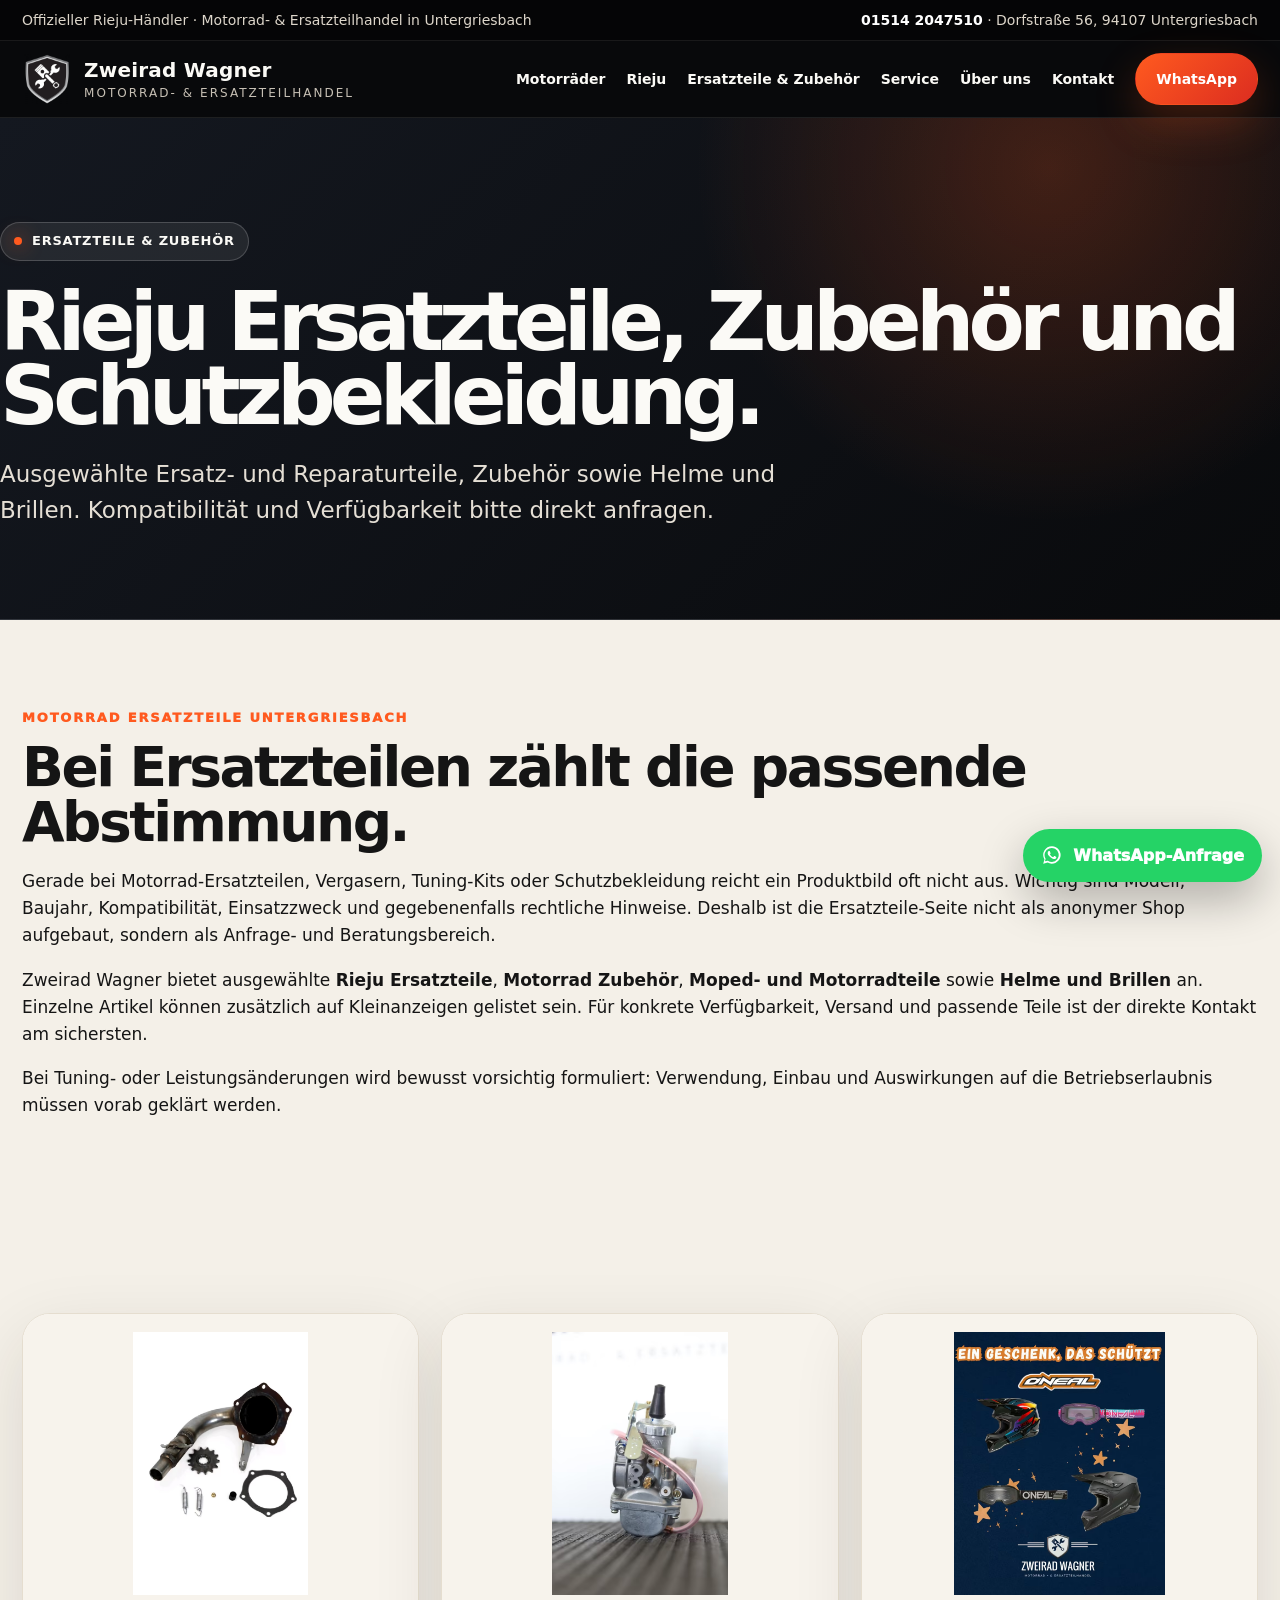
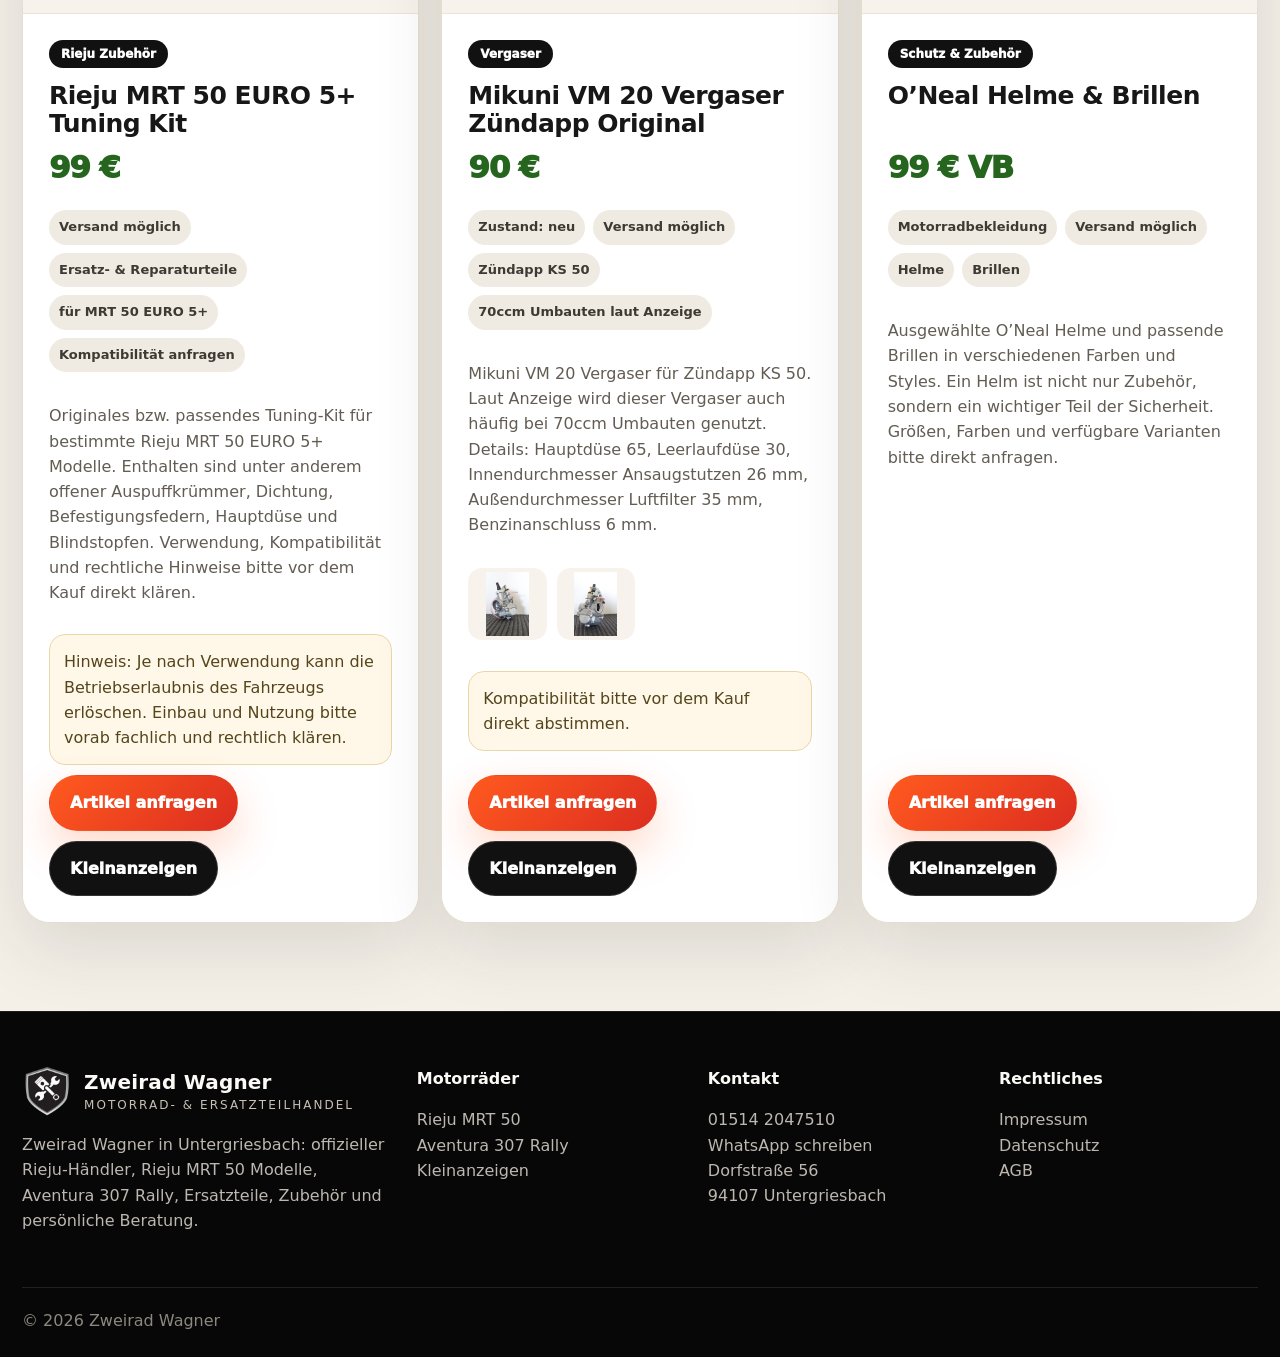
<file: ersatzteile-zubehoer.html>
<!DOCTYPE html>
<html lang="de">
<head>
<meta charset="UTF-8">
<meta name="viewport" content="width=device-width, initial-scale=1">
<title>Rieju Ersatzteile &amp; Motorrad Zubehör | Zweirad Wagner Untergriesbach</title>
<meta name="description" content="Rieju Ersatzteile, Tuning-Kit, Mikuni Vergaser, O’Neal Helme und Motorrad Zubehör bei Zweirad Wagner in Untergriesbach anfragen.">
<link rel="canonical" href="https://zweirad-wagner.com/ersatzteile-zubehoer.html">
<meta property="og:title" content="Rieju Ersatzteile &amp; Motorrad Zubehör | Zweirad Wagner Untergriesbach">
<meta property="og:description" content="Rieju Ersatzteile, Tuning-Kit, Mikuni Vergaser, O’Neal Helme und Motorrad Zubehör bei Zweirad Wagner in Untergriesbach anfragen.">
<meta property="og:type" content="website">
<meta property="og:image" content="assets/hero.jpg">
<link rel="stylesheet" href="css/style.css">
<link rel="preload" as="image" href="assets/hero.jpg">
<script type="application/ld+json">
{"@context":"https://schema.org","@type":"MotorcycleDealer","name":"Zweirad Wagner","image":"https://zweirad-wagner.com/assets/hero.jpg","address":{"@type":"PostalAddress","streetAddress":"Dorfstraße 56","postalCode":"94107","addressLocality":"Untergriesbach","addressCountry":"DE"},"telephone":"+4915142047510","url":"https://zweirad-wagner.com/","areaServed":["Untergriesbach","Passau","Hauzenberg","Bayern"],"brand":{"@type":"Brand","name":"Rieju"},"aggregateRating":{"@type":"AggregateRating","ratingValue":"5.0","reviewCount":"10"}}
</script>
</head>
<body>

<div class="topbar">
  <div class="wrap">
    <div>Offizieller Rieju-Händler · Motorrad- & Ersatzteilhandel in Untergriesbach</div>
    <div><a href="tel:4915142047510">01514 2047510</a> · Dorfstraße 56, 94107 Untergriesbach</div>
  </div>
</div>
<header class="header">
  <div class="wrap nav">
    <a class="brand" href="index.html">
      <img src="assets/wappen.png" alt="Zweirad Wagner Wappen">
      <div><strong>Zweirad Wagner</strong><span>Motorrad- & Ersatzteilhandel</span></div>
    </a>
    <button class="mobile-toggle" aria-label="Menü öffnen">☰</button>
    <nav class="menu">
      <a href="motorraeder.html" >Motorräder</a>
<a href="rieju.html" >Rieju</a>
<a href="ersatzteile-zubehoer.html" aria-current="page">Ersatzteile & Zubehör</a>
<a href="service.html" >Service</a>
<a href="ueber-uns.html" >Über uns</a>
<a href="kontakt.html" >Kontakt</a>
      <a class="btn orange" href="https://wa.me/4915142047510?text=Hallo%20Zweirad%20Wagner%2C%20ich%20interessiere%20mich%20f%C3%BCr%20ein%20Rieju-Modell%20und%20h%C3%A4tte%20gerne%20weitere%20Informationen." target="_blank" rel="noopener">WhatsApp</a>
    </nav>
  </div>
</header>

<main>
<section class="page-hero"><div class="wrap"><span class="eyebrow"><span class="dot"></span> Ersatzteile & Zubehör</span><h1>Rieju Ersatzteile, Zubehör und Schutzbekleidung.</h1><p class="lead">Ausgewählte Ersatz- und Reparaturteile, Zubehör sowie Helme und Brillen. Kompatibilität und Verfügbarkeit bitte direkt anfragen.</p></div></section>
<section class="section light"><div class="wrap seo-copy">
  <div class="kicker">Motorrad Ersatzteile Untergriesbach</div><h2>Bei Ersatzteilen zählt die passende Abstimmung.</h2>
  <p>Gerade bei Motorrad-Ersatzteilen, Vergasern, Tuning-Kits oder Schutzbekleidung reicht ein Produktbild oft nicht aus. Wichtig sind Modell, Baujahr, Kompatibilität, Einsatzzweck und gegebenenfalls rechtliche Hinweise. Deshalb ist die Ersatzteile-Seite nicht als anonymer Shop aufgebaut, sondern als Anfrage- und Beratungsbereich.</p>
  <p>Zweirad Wagner bietet ausgewählte <strong>Rieju Ersatzteile</strong>, <strong>Motorrad Zubehör</strong>, <strong>Moped- und Motorradteile</strong> sowie <strong>Helme und Brillen</strong> an. Einzelne Artikel können zusätzlich auf Kleinanzeigen gelistet sein. Für konkrete Verfügbarkeit, Versand und passende Teile ist der direkte Kontakt am sichersten.</p>
  <p>Bei Tuning- oder Leistungsänderungen wird bewusst vorsichtig formuliert: Verwendung, Einbau und Auswirkungen auf die Betriebserlaubnis müssen vorab geklärt werden.</p>
</div></section>
<section class="section light"><div class="wrap product-grid">
<article class="product-card" data-cat="Zubehör">
  <div class="product-img">
    <img src="assets/tuning-kit.png" alt="Rieju MRT 50 EURO 5+ Tuning Kit bei Zweirad Wagner">
  </div>
  <div class="pad">
    <span class="tag">Rieju Zubehör</span>
    <h3>Rieju MRT 50 EURO 5+ Tuning Kit</h3>
    <div class="price">99 €</div>
    <div class="meta"><span class="pill">Versand möglich</span><span class="pill">Ersatz- &amp; Reparaturteile</span><span class="pill">für MRT 50 EURO 5+</span><span class="pill">Kompatibilität anfragen</span></div>
    <p class="muted">Originales bzw. passendes Tuning-Kit für bestimmte Rieju MRT 50 EURO 5+ Modelle. Enthalten sind unter anderem offener Auspuffkrümmer, Dichtung, Befestigungsfedern, Hauptdüse und Blindstopfen. Verwendung, Kompatibilität und rechtliche Hinweise bitte vor dem Kauf direkt klären.</p>
    <div class="warning">Hinweis: Je nach Verwendung kann die Betriebserlaubnis des Fahrzeugs erlöschen. Einbau und Nutzung bitte vorab fachlich und rechtlich klären.</div>
    <div class="card-actions">
      <a class="btn orange" href="https://wa.me/4915142047510?text=Hallo%20Zweirad%20Wagner%2C%20ich%20interessiere%20mich%20f%C3%BCr%20Rieju%20MRT%2050%20EURO%205+%20Tuning%20Kit.%20Ist%20der%20Artikel%20noch%20verf%C3%BCgbar%3F" target="_blank" rel="noopener">Artikel anfragen</a>
      <a class="btn dark" href="https://www.kleinanzeigen.de/pro/zweiradwagner" target="_blank" rel="noopener">Kleinanzeigen</a>
    </div>
  </div>
</article>

<article class="product-card" data-cat="Zubehör">
  <div class="product-img">
    <img src="assets/mikuni-1.png" alt="Mikuni VM 20 Vergaser Zündapp Original bei Zweirad Wagner">
  </div>
  <div class="pad">
    <span class="tag">Vergaser</span>
    <h3>Mikuni VM 20 Vergaser Zündapp Original</h3>
    <div class="price">90 €</div>
    <div class="meta"><span class="pill">Zustand: neu</span><span class="pill">Versand möglich</span><span class="pill">Zündapp KS 50</span><span class="pill">70ccm Umbauten laut Anzeige</span></div>
    <p class="muted">Mikuni VM 20 Vergaser für Zündapp KS 50. Laut Anzeige wird dieser Vergaser auch häufig bei 70ccm Umbauten genutzt. Details: Hauptdüse 65, Leerlaufdüse 30, Innendurchmesser Ansaugstutzen 26 mm, Außendurchmesser Luftfilter 35 mm, Benzinanschluss 6 mm.</p>
    <div class="gallery"><img src="assets/mikuni-2.png" alt="Mikuni VM 20 Vergaser Zündapp Original Detail"><img src="assets/mikuni-3.png" alt="Mikuni VM 20 Vergaser Zündapp Original Detail"></div><div class="warning">Kompatibilität bitte vor dem Kauf direkt abstimmen.</div>
    <div class="card-actions">
      <a class="btn orange" href="https://wa.me/4915142047510?text=Hallo%20Zweirad%20Wagner%2C%20ich%20interessiere%20mich%20f%C3%BCr%20Mikuni%20VM%2020%20Vergaser%20Zündapp%20Original.%20Ist%20der%20Artikel%20noch%20verf%C3%BCgbar%3F" target="_blank" rel="noopener">Artikel anfragen</a>
      <a class="btn dark" href="https://www.kleinanzeigen.de/pro/zweiradwagner" target="_blank" rel="noopener">Kleinanzeigen</a>
    </div>
  </div>
</article>

<article class="product-card" data-cat="Zubehör">
  <div class="product-img">
    <img src="assets/oneal-helmets.png" alt="O’Neal Helme &amp; Brillen bei Zweirad Wagner">
  </div>
  <div class="pad">
    <span class="tag">Schutz &amp; Zubehör</span>
    <h3>O’Neal Helme &amp; Brillen</h3>
    <div class="price">99 € VB</div>
    <div class="meta"><span class="pill">Motorradbekleidung</span><span class="pill">Versand möglich</span><span class="pill">Helme</span><span class="pill">Brillen</span></div>
    <p class="muted">Ausgewählte O’Neal Helme und passende Brillen in verschiedenen Farben und Styles. Ein Helm ist nicht nur Zubehör, sondern ein wichtiger Teil der Sicherheit. Größen, Farben und verfügbare Varianten bitte direkt anfragen.</p>
    
    <div class="card-actions">
      <a class="btn orange" href="https://wa.me/4915142047510?text=Hallo%20Zweirad%20Wagner%2C%20ich%20interessiere%20mich%20f%C3%BCr%20O’Neal%20Helme%20&amp;%20Brillen.%20Ist%20der%20Artikel%20noch%20verf%C3%BCgbar%3F" target="_blank" rel="noopener">Artikel anfragen</a>
      <a class="btn dark" href="https://www.kleinanzeigen.de/pro/zweiradwagner" target="_blank" rel="noopener">Kleinanzeigen</a>
    </div>
  </div>
</article>
</div></section>
</main>

<footer class="footer">
  <div class="wrap footer-grid">
    <div>
      <div class="brand"><img src="assets/wappen.png" alt="Zweirad Wagner Wappen"><div><strong>Zweirad Wagner</strong><span>Motorrad- & Ersatzteilhandel</span></div></div>
      <p>Zweirad Wagner in Untergriesbach: offizieller Rieju-Händler, Rieju MRT 50 Modelle, Aventura 307 Rally, Ersatzteile, Zubehör und persönliche Beratung.</p>
    </div>
    <div><h4>Motorräder</h4><p><a href="motorraeder.html">Rieju MRT 50</a><br><a href="motorraeder.html#adventure">Aventura 307 Rally</a><br><a href="https://www.kleinanzeigen.de/pro/zweiradwagner" target="_blank" rel="noopener">Kleinanzeigen</a></p></div>
    <div><h4>Kontakt</h4><p><a href="tel:4915142047510">01514 2047510</a><br><a href="https://wa.me/4915142047510?text=Hallo%20Zweirad%20Wagner%2C%20ich%20interessiere%20mich%20f%C3%BCr%20ein%20Rieju-Modell%20und%20h%C3%A4tte%20gerne%20weitere%20Informationen." target="_blank" rel="noopener">WhatsApp schreiben</a><br>Dorfstraße 56<br>94107 Untergriesbach</p></div>
    <div><h4>Rechtliches</h4><p><a href="impressum.html">Impressum</a><br><a href="datenschutz.html">Datenschutz</a><br><a href="agb.html">AGB</a></p></div>
  </div>
  <div class="wrap subfooter"><span>© 2026 Zweirad Wagner</span><span></span></div>
</footer>
<a class="float-wa" href="https://wa.me/4915142047510?text=Hallo%20Zweirad%20Wagner%2C%20ich%20interessiere%20mich%20f%C3%BCr%20ein%20Rieju-Modell%20und%20h%C3%A4tte%20gerne%20weitere%20Informationen." target="_blank" rel="noopener">
<svg class="wa-icon" viewBox="0 0 32 32" aria-hidden="true">
  <path fill="currentColor" d="M16.02 3.2A12.72 12.72 0 0 0 5.05 22.4L3.2 28.8l6.57-1.73A12.7 12.7 0 1 0 16.02 3.2Zm0 23.1c-2.2 0-4.24-.65-5.95-1.78l-.43-.28-3.9 1.03 1.04-3.8-.3-.45a10.28 10.28 0 1 1 9.54 5.28Zm5.64-7.68c-.3-.16-1.82-.9-2.1-1-.28-.1-.49-.16-.7.16-.2.3-.8 1-.98 1.2-.18.2-.36.23-.66.08-.3-.16-1.3-.48-2.48-1.52-.92-.82-1.54-1.84-1.72-2.15-.18-.31-.02-.48.14-.63.14-.14.31-.36.47-.54.16-.18.2-.31.31-.52.1-.2.05-.39-.03-.54-.08-.16-.7-1.68-.95-2.3-.25-.6-.5-.52-.7-.53h-.6c-.2 0-.54.08-.82.39-.28.31-1.08 1.05-1.08 2.57s1.1 2.98 1.26 3.18c.16.2 2.17 3.32 5.27 4.65.74.32 1.31.51 1.76.65.74.24 1.42.2 1.95.12.6-.09 1.82-.74 2.08-1.46.26-.72.26-1.33.18-1.46-.08-.13-.28-.2-.6-.36Z"/>
</svg>
WhatsApp-Anfrage</a>
<script src="js/script.js"></script>
</body></html>
</file>
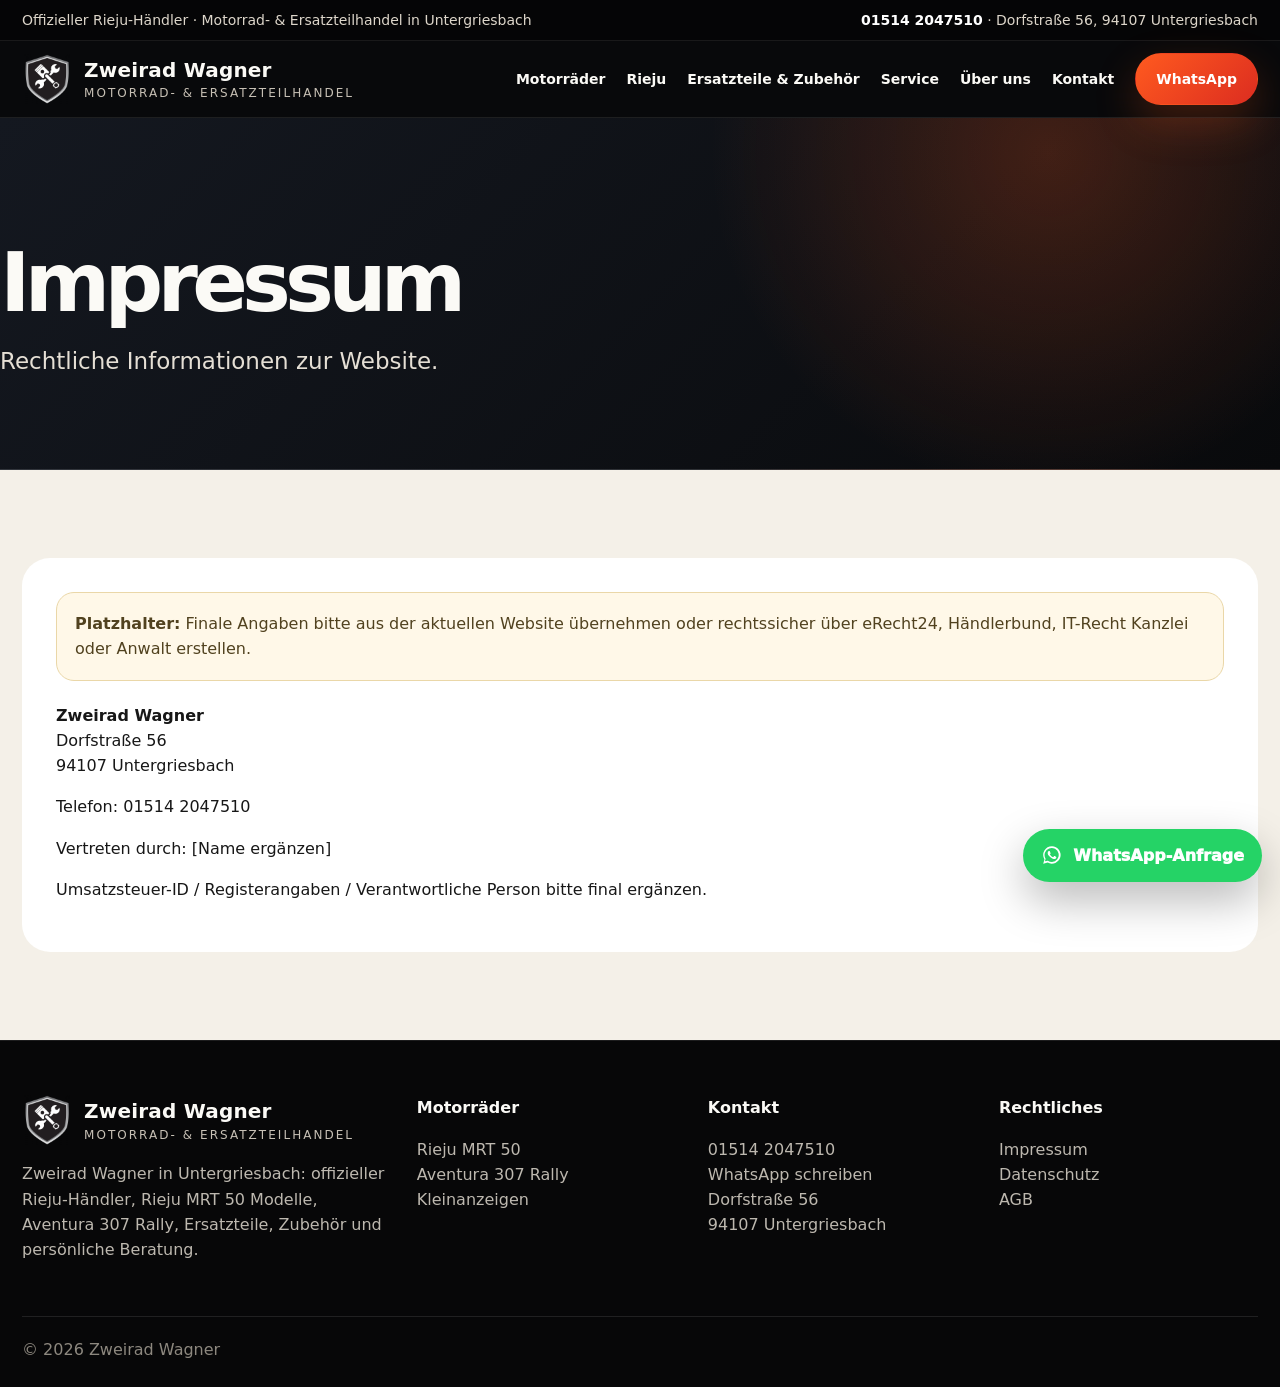
<file: impressum.html>
<!DOCTYPE html>
<html lang="de">
<head>
<meta charset="UTF-8">
<meta name="viewport" content="width=device-width, initial-scale=1">
<title>Impressum | Zweirad Wagner</title>
<meta name="description" content="Impressum von Zweirad Wagner.">
<link rel="canonical" href="https://zweirad-wagner.com/impressum.html">
<meta property="og:title" content="Impressum | Zweirad Wagner">
<meta property="og:description" content="Impressum von Zweirad Wagner.">
<meta property="og:type" content="website">
<meta property="og:image" content="assets/hero.jpg">
<link rel="stylesheet" href="css/style.css">
<link rel="preload" as="image" href="assets/hero.jpg">
<script type="application/ld+json">
{"@context":"https://schema.org","@type":"MotorcycleDealer","name":"Zweirad Wagner","image":"https://zweirad-wagner.com/assets/hero.jpg","address":{"@type":"PostalAddress","streetAddress":"Dorfstraße 56","postalCode":"94107","addressLocality":"Untergriesbach","addressCountry":"DE"},"telephone":"+4915142047510","url":"https://zweirad-wagner.com/","areaServed":["Untergriesbach","Passau","Hauzenberg","Bayern"],"brand":{"@type":"Brand","name":"Rieju"},"aggregateRating":{"@type":"AggregateRating","ratingValue":"5.0","reviewCount":"10"}}
</script>
</head>
<body>

<div class="topbar">
  <div class="wrap">
    <div>Offizieller Rieju-Händler · Motorrad- & Ersatzteilhandel in Untergriesbach</div>
    <div><a href="tel:4915142047510">01514 2047510</a> · Dorfstraße 56, 94107 Untergriesbach</div>
  </div>
</div>
<header class="header">
  <div class="wrap nav">
    <a class="brand" href="index.html">
      <img src="assets/wappen.png" alt="Zweirad Wagner Wappen">
      <div><strong>Zweirad Wagner</strong><span>Motorrad- & Ersatzteilhandel</span></div>
    </a>
    <button class="mobile-toggle" aria-label="Menü öffnen">☰</button>
    <nav class="menu">
      <a href="motorraeder.html" >Motorräder</a>
<a href="rieju.html" >Rieju</a>
<a href="ersatzteile-zubehoer.html" >Ersatzteile & Zubehör</a>
<a href="service.html" >Service</a>
<a href="ueber-uns.html" >Über uns</a>
<a href="kontakt.html" >Kontakt</a>
      <a class="btn orange" href="https://wa.me/4915142047510?text=Hallo%20Zweirad%20Wagner%2C%20ich%20interessiere%20mich%20f%C3%BCr%20ein%20Rieju-Modell%20und%20h%C3%A4tte%20gerne%20weitere%20Informationen." target="_blank" rel="noopener">WhatsApp</a>
    </nav>
  </div>
</header>
<main><section class="page-hero"><div class="wrap"><h1>Impressum</h1><p class="lead">Rechtliche Informationen zur Website.</p></div></section><section class="section light"><div class="wrap"><div class="legal"><div class="notice"><b>Platzhalter:</b> Finale Angaben bitte aus der aktuellen Website übernehmen oder rechtssicher über eRecht24, Händlerbund, IT-Recht Kanzlei oder Anwalt erstellen.</div><p><b>Zweirad Wagner</b><br>Dorfstraße 56<br>94107 Untergriesbach</p><p>Telefon: 01514 2047510</p><p>Vertreten durch: [Name ergänzen]</p><p>Umsatzsteuer-ID / Registerangaben / Verantwortliche Person bitte final ergänzen.</p></div></div></section></main>
<footer class="footer">
  <div class="wrap footer-grid">
    <div>
      <div class="brand"><img src="assets/wappen.png" alt="Zweirad Wagner Wappen"><div><strong>Zweirad Wagner</strong><span>Motorrad- & Ersatzteilhandel</span></div></div>
      <p>Zweirad Wagner in Untergriesbach: offizieller Rieju-Händler, Rieju MRT 50 Modelle, Aventura 307 Rally, Ersatzteile, Zubehör und persönliche Beratung.</p>
    </div>
    <div><h4>Motorräder</h4><p><a href="motorraeder.html">Rieju MRT 50</a><br><a href="motorraeder.html#adventure">Aventura 307 Rally</a><br><a href="https://www.kleinanzeigen.de/pro/zweiradwagner" target="_blank" rel="noopener">Kleinanzeigen</a></p></div>
    <div><h4>Kontakt</h4><p><a href="tel:4915142047510">01514 2047510</a><br><a href="https://wa.me/4915142047510?text=Hallo%20Zweirad%20Wagner%2C%20ich%20interessiere%20mich%20f%C3%BCr%20ein%20Rieju-Modell%20und%20h%C3%A4tte%20gerne%20weitere%20Informationen." target="_blank" rel="noopener">WhatsApp schreiben</a><br>Dorfstraße 56<br>94107 Untergriesbach</p></div>
    <div><h4>Rechtliches</h4><p><a href="impressum.html">Impressum</a><br><a href="datenschutz.html">Datenschutz</a><br><a href="agb.html">AGB</a></p></div>
  </div>
  <div class="wrap subfooter"><span>© 2026 Zweirad Wagner</span><span></span></div>
</footer>
<a class="float-wa" href="https://wa.me/4915142047510?text=Hallo%20Zweirad%20Wagner%2C%20ich%20interessiere%20mich%20f%C3%BCr%20ein%20Rieju-Modell%20und%20h%C3%A4tte%20gerne%20weitere%20Informationen." target="_blank" rel="noopener">
<svg class="wa-icon" viewBox="0 0 32 32" aria-hidden="true">
  <path fill="currentColor" d="M16.02 3.2A12.72 12.72 0 0 0 5.05 22.4L3.2 28.8l6.57-1.73A12.7 12.7 0 1 0 16.02 3.2Zm0 23.1c-2.2 0-4.24-.65-5.95-1.78l-.43-.28-3.9 1.03 1.04-3.8-.3-.45a10.28 10.28 0 1 1 9.54 5.28Zm5.64-7.68c-.3-.16-1.82-.9-2.1-1-.28-.1-.49-.16-.7.16-.2.3-.8 1-.98 1.2-.18.2-.36.23-.66.08-.3-.16-1.3-.48-2.48-1.52-.92-.82-1.54-1.84-1.72-2.15-.18-.31-.02-.48.14-.63.14-.14.31-.36.47-.54.16-.18.2-.31.31-.52.1-.2.05-.39-.03-.54-.08-.16-.7-1.68-.95-2.3-.25-.6-.5-.52-.7-.53h-.6c-.2 0-.54.08-.82.39-.28.31-1.08 1.05-1.08 2.57s1.1 2.98 1.26 3.18c.16.2 2.17 3.32 5.27 4.65.74.32 1.31.51 1.76.65.74.24 1.42.2 1.95.12.6-.09 1.82-.74 2.08-1.46.26-.72.26-1.33.18-1.46-.08-.13-.28-.2-.6-.36Z"/>
</svg>
WhatsApp-Anfrage</a>
<script src="js/script.js"></script>
</body></html>
</file>
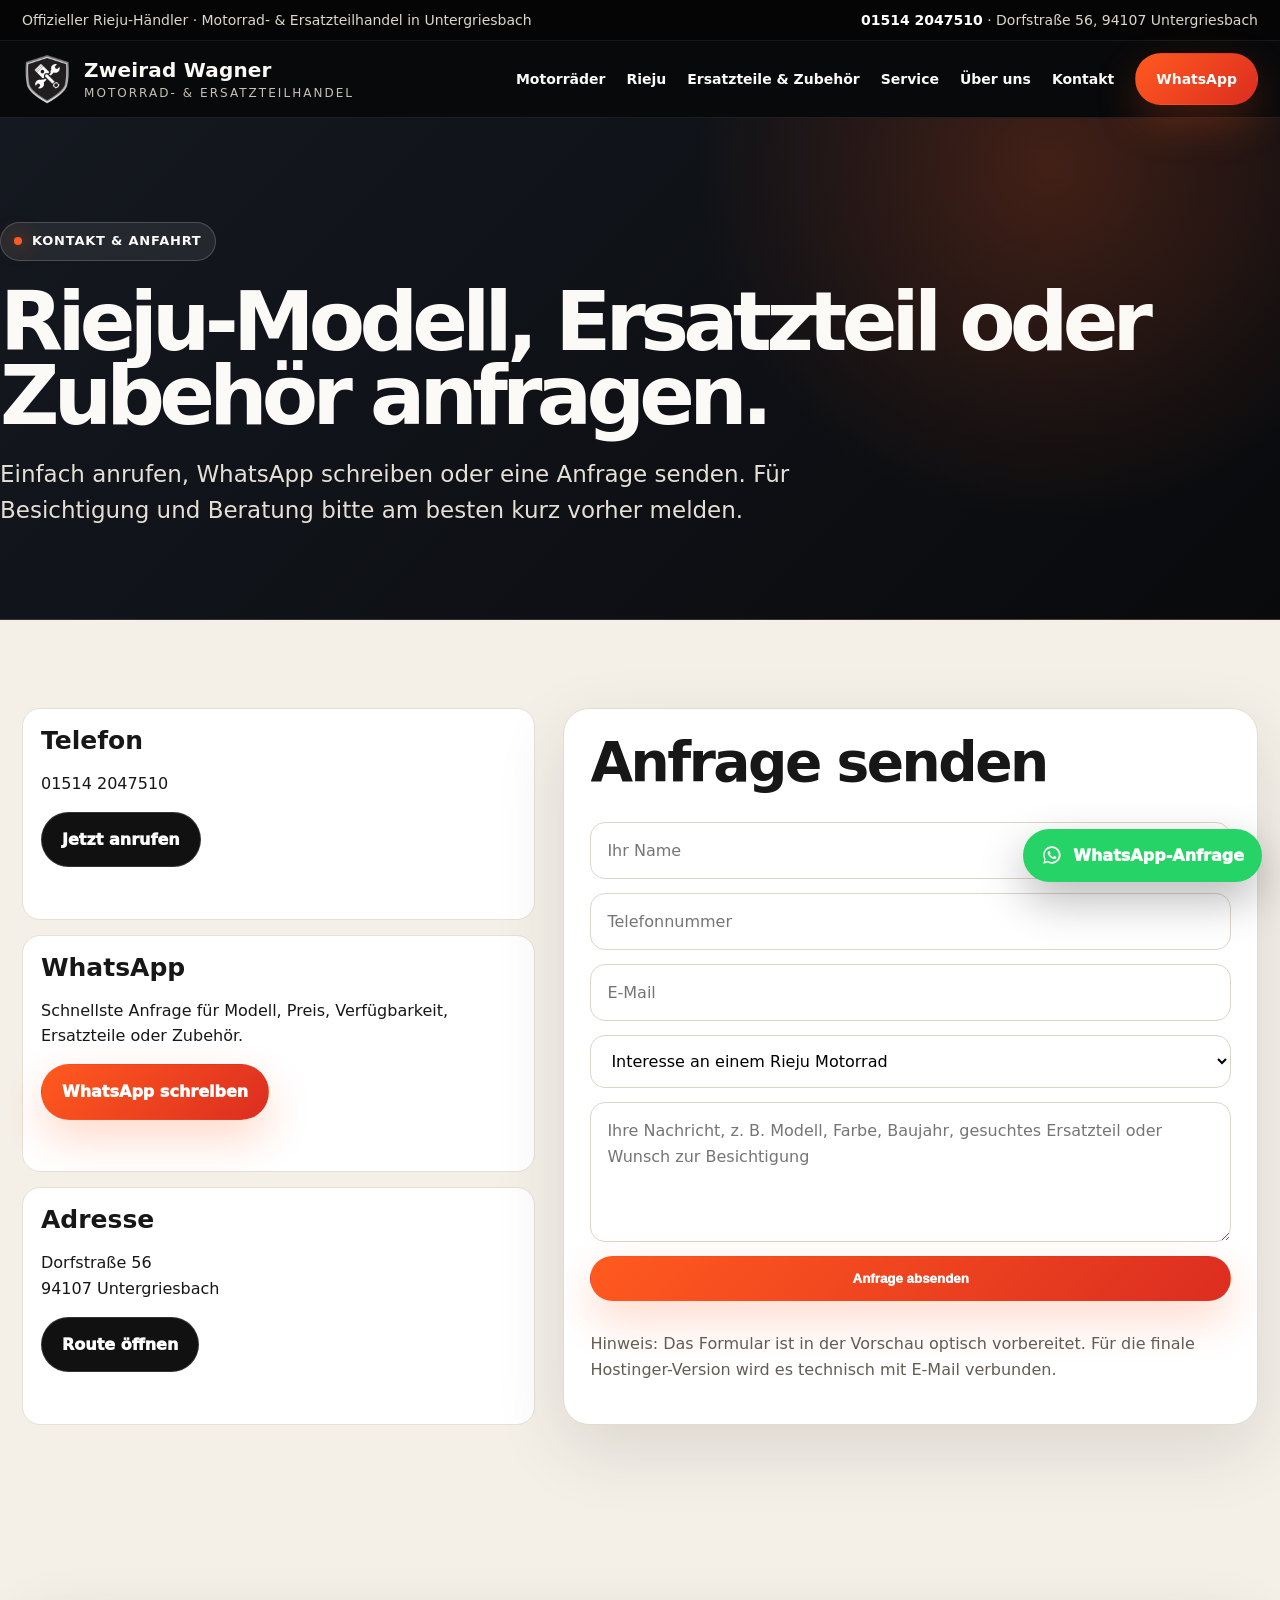
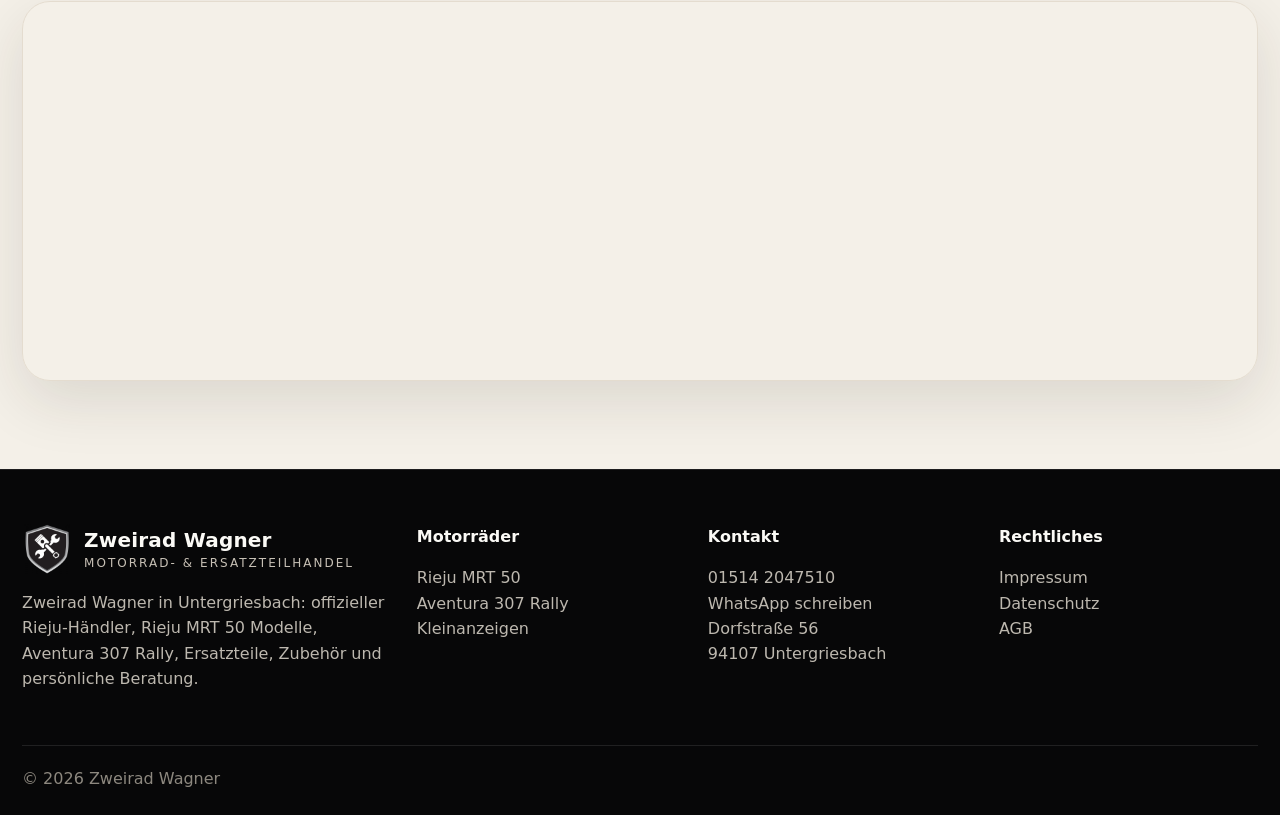
<file: kontakt.html>
<!DOCTYPE html>
<html lang="de">
<head>
<meta charset="UTF-8">
<meta name="viewport" content="width=device-width, initial-scale=1">
<title>Kontakt &amp; Anfahrt | Zweirad Wagner Untergriesbach</title>
<meta name="description" content="Kontakt zu Zweirad Wagner in Untergriesbach: Telefon, WhatsApp, Adresse, Anfrageformular und Google Maps Anfahrt.">
<link rel="canonical" href="https://zweirad-wagner.com/kontakt.html">
<meta property="og:title" content="Kontakt &amp; Anfahrt | Zweirad Wagner Untergriesbach">
<meta property="og:description" content="Kontakt zu Zweirad Wagner in Untergriesbach: Telefon, WhatsApp, Adresse, Anfrageformular und Google Maps Anfahrt.">
<meta property="og:type" content="website">
<meta property="og:image" content="assets/hero.jpg">
<link rel="stylesheet" href="css/style.css">
<link rel="preload" as="image" href="assets/hero.jpg">
<script type="application/ld+json">
{"@context":"https://schema.org","@type":"MotorcycleDealer","name":"Zweirad Wagner","image":"https://zweirad-wagner.com/assets/hero.jpg","address":{"@type":"PostalAddress","streetAddress":"Dorfstraße 56","postalCode":"94107","addressLocality":"Untergriesbach","addressCountry":"DE"},"telephone":"+4915142047510","url":"https://zweirad-wagner.com/","areaServed":["Untergriesbach","Passau","Hauzenberg","Bayern"],"brand":{"@type":"Brand","name":"Rieju"},"aggregateRating":{"@type":"AggregateRating","ratingValue":"5.0","reviewCount":"10"}}
</script>
</head>
<body>

<div class="topbar">
  <div class="wrap">
    <div>Offizieller Rieju-Händler · Motorrad- & Ersatzteilhandel in Untergriesbach</div>
    <div><a href="tel:4915142047510">01514 2047510</a> · Dorfstraße 56, 94107 Untergriesbach</div>
  </div>
</div>
<header class="header">
  <div class="wrap nav">
    <a class="brand" href="index.html">
      <img src="assets/wappen.png" alt="Zweirad Wagner Wappen">
      <div><strong>Zweirad Wagner</strong><span>Motorrad- & Ersatzteilhandel</span></div>
    </a>
    <button class="mobile-toggle" aria-label="Menü öffnen">☰</button>
    <nav class="menu">
      <a href="motorraeder.html" >Motorräder</a>
<a href="rieju.html" >Rieju</a>
<a href="ersatzteile-zubehoer.html" >Ersatzteile & Zubehör</a>
<a href="service.html" >Service</a>
<a href="ueber-uns.html" >Über uns</a>
<a href="kontakt.html" aria-current="page">Kontakt</a>
      <a class="btn orange" href="https://wa.me/4915142047510?text=Hallo%20Zweirad%20Wagner%2C%20ich%20interessiere%20mich%20f%C3%BCr%20ein%20Rieju-Modell%20und%20h%C3%A4tte%20gerne%20weitere%20Informationen." target="_blank" rel="noopener">WhatsApp</a>
    </nav>
  </div>
</header>

<main>
<section class="page-hero"><div class="wrap"><span class="eyebrow"><span class="dot"></span> Kontakt & Anfahrt</span><h1>Rieju-Modell, Ersatzteil oder Zubehör anfragen.</h1><p class="lead">Einfach anrufen, WhatsApp schreiben oder eine Anfrage senden. Für Besichtigung und Beratung bitte am besten kurz vorher melden.</p></div></section>
<section class="section light">
  <div class="wrap contact-grid">
    <div class="info-list">
      <div class="info-item"><h3>Telefon</h3><p><a href="tel:4915142047510">01514 2047510</a></p><a class="btn dark" href="tel:4915142047510">Jetzt anrufen</a></div>
      <div class="info-item"><h3>WhatsApp</h3><p>Schnellste Anfrage für Modell, Preis, Verfügbarkeit, Ersatzteile oder Zubehör.</p><a class="btn orange" href="https://wa.me/4915142047510?text=Hallo%20Zweirad%20Wagner%2C%20ich%20interessiere%20mich%20f%C3%BCr%20ein%20Rieju-Modell%20und%20h%C3%A4tte%20gerne%20weitere%20Informationen." target="_blank" rel="noopener">WhatsApp schreiben</a></div>
      <div class="info-item"><h3>Adresse</h3><p>Dorfstraße 56<br>94107 Untergriesbach</p><a class="btn dark" href="https://www.google.com/maps/search/?api=1&query=Dorfstra%C3%9Fe%2056%2C%2094107%20Untergriesbach" target="_blank" rel="noopener">Route öffnen</a></div>
    </div>
    <form class="card light pad form" action="#" method="post">
      <h2>Anfrage senden</h2>
      <input class="input" name="name" placeholder="Ihr Name">
      <input class="input" name="phone" placeholder="Telefonnummer">
      <input class="input" name="email" placeholder="E-Mail">
      <select name="topic"><option>Interesse an einem Rieju Motorrad</option><option>Ersatzteil-Anfrage</option><option>Zubehör / Helm / Brille</option><option>Allgemeine Frage</option></select>
      <textarea class="textarea" name="message" placeholder="Ihre Nachricht, z. B. Modell, Farbe, Baujahr, gesuchtes Ersatzteil oder Wunsch zur Besichtigung"></textarea>
      <button class="btn orange" type="submit">Anfrage absenden</button>
      <p class="muted">Hinweis: Das Formular ist in der Vorschau optisch vorbereitet. Für die finale Hostinger-Version wird es technisch mit E-Mail verbunden.</p>
    </form>
  </div>
</section>
<section class="section light"><div class="wrap"><div class="map-wrap"><iframe src="https://www.google.com/maps?q=Dorfstra%C3%9Fe%2056%2C%2094107%20Untergriesbach&output=embed" loading="lazy" referrerpolicy="no-referrer-when-downgrade" title="Zweirad Wagner Google Maps"></iframe></div></div></section>
</main>

<footer class="footer">
  <div class="wrap footer-grid">
    <div>
      <div class="brand"><img src="assets/wappen.png" alt="Zweirad Wagner Wappen"><div><strong>Zweirad Wagner</strong><span>Motorrad- & Ersatzteilhandel</span></div></div>
      <p>Zweirad Wagner in Untergriesbach: offizieller Rieju-Händler, Rieju MRT 50 Modelle, Aventura 307 Rally, Ersatzteile, Zubehör und persönliche Beratung.</p>
    </div>
    <div><h4>Motorräder</h4><p><a href="motorraeder.html">Rieju MRT 50</a><br><a href="motorraeder.html#adventure">Aventura 307 Rally</a><br><a href="https://www.kleinanzeigen.de/pro/zweiradwagner" target="_blank" rel="noopener">Kleinanzeigen</a></p></div>
    <div><h4>Kontakt</h4><p><a href="tel:4915142047510">01514 2047510</a><br><a href="https://wa.me/4915142047510?text=Hallo%20Zweirad%20Wagner%2C%20ich%20interessiere%20mich%20f%C3%BCr%20ein%20Rieju-Modell%20und%20h%C3%A4tte%20gerne%20weitere%20Informationen." target="_blank" rel="noopener">WhatsApp schreiben</a><br>Dorfstraße 56<br>94107 Untergriesbach</p></div>
    <div><h4>Rechtliches</h4><p><a href="impressum.html">Impressum</a><br><a href="datenschutz.html">Datenschutz</a><br><a href="agb.html">AGB</a></p></div>
  </div>
  <div class="wrap subfooter"><span>© 2026 Zweirad Wagner</span><span></span></div>
</footer>
<a class="float-wa" href="https://wa.me/4915142047510?text=Hallo%20Zweirad%20Wagner%2C%20ich%20interessiere%20mich%20f%C3%BCr%20ein%20Rieju-Modell%20und%20h%C3%A4tte%20gerne%20weitere%20Informationen." target="_blank" rel="noopener">
<svg class="wa-icon" viewBox="0 0 32 32" aria-hidden="true">
  <path fill="currentColor" d="M16.02 3.2A12.72 12.72 0 0 0 5.05 22.4L3.2 28.8l6.57-1.73A12.7 12.7 0 1 0 16.02 3.2Zm0 23.1c-2.2 0-4.24-.65-5.95-1.78l-.43-.28-3.9 1.03 1.04-3.8-.3-.45a10.28 10.28 0 1 1 9.54 5.28Zm5.64-7.68c-.3-.16-1.82-.9-2.1-1-.28-.1-.49-.16-.7.16-.2.3-.8 1-.98 1.2-.18.2-.36.23-.66.08-.3-.16-1.3-.48-2.48-1.52-.92-.82-1.54-1.84-1.72-2.15-.18-.31-.02-.48.14-.63.14-.14.31-.36.47-.54.16-.18.2-.31.31-.52.1-.2.05-.39-.03-.54-.08-.16-.7-1.68-.95-2.3-.25-.6-.5-.52-.7-.53h-.6c-.2 0-.54.08-.82.39-.28.31-1.08 1.05-1.08 2.57s1.1 2.98 1.26 3.18c.16.2 2.17 3.32 5.27 4.65.74.32 1.31.51 1.76.65.74.24 1.42.2 1.95.12.6-.09 1.82-.74 2.08-1.46.26-.72.26-1.33.18-1.46-.08-.13-.28-.2-.6-.36Z"/>
</svg>
WhatsApp-Anfrage</a>
<script src="js/script.js"></script>
</body></html>
</file>
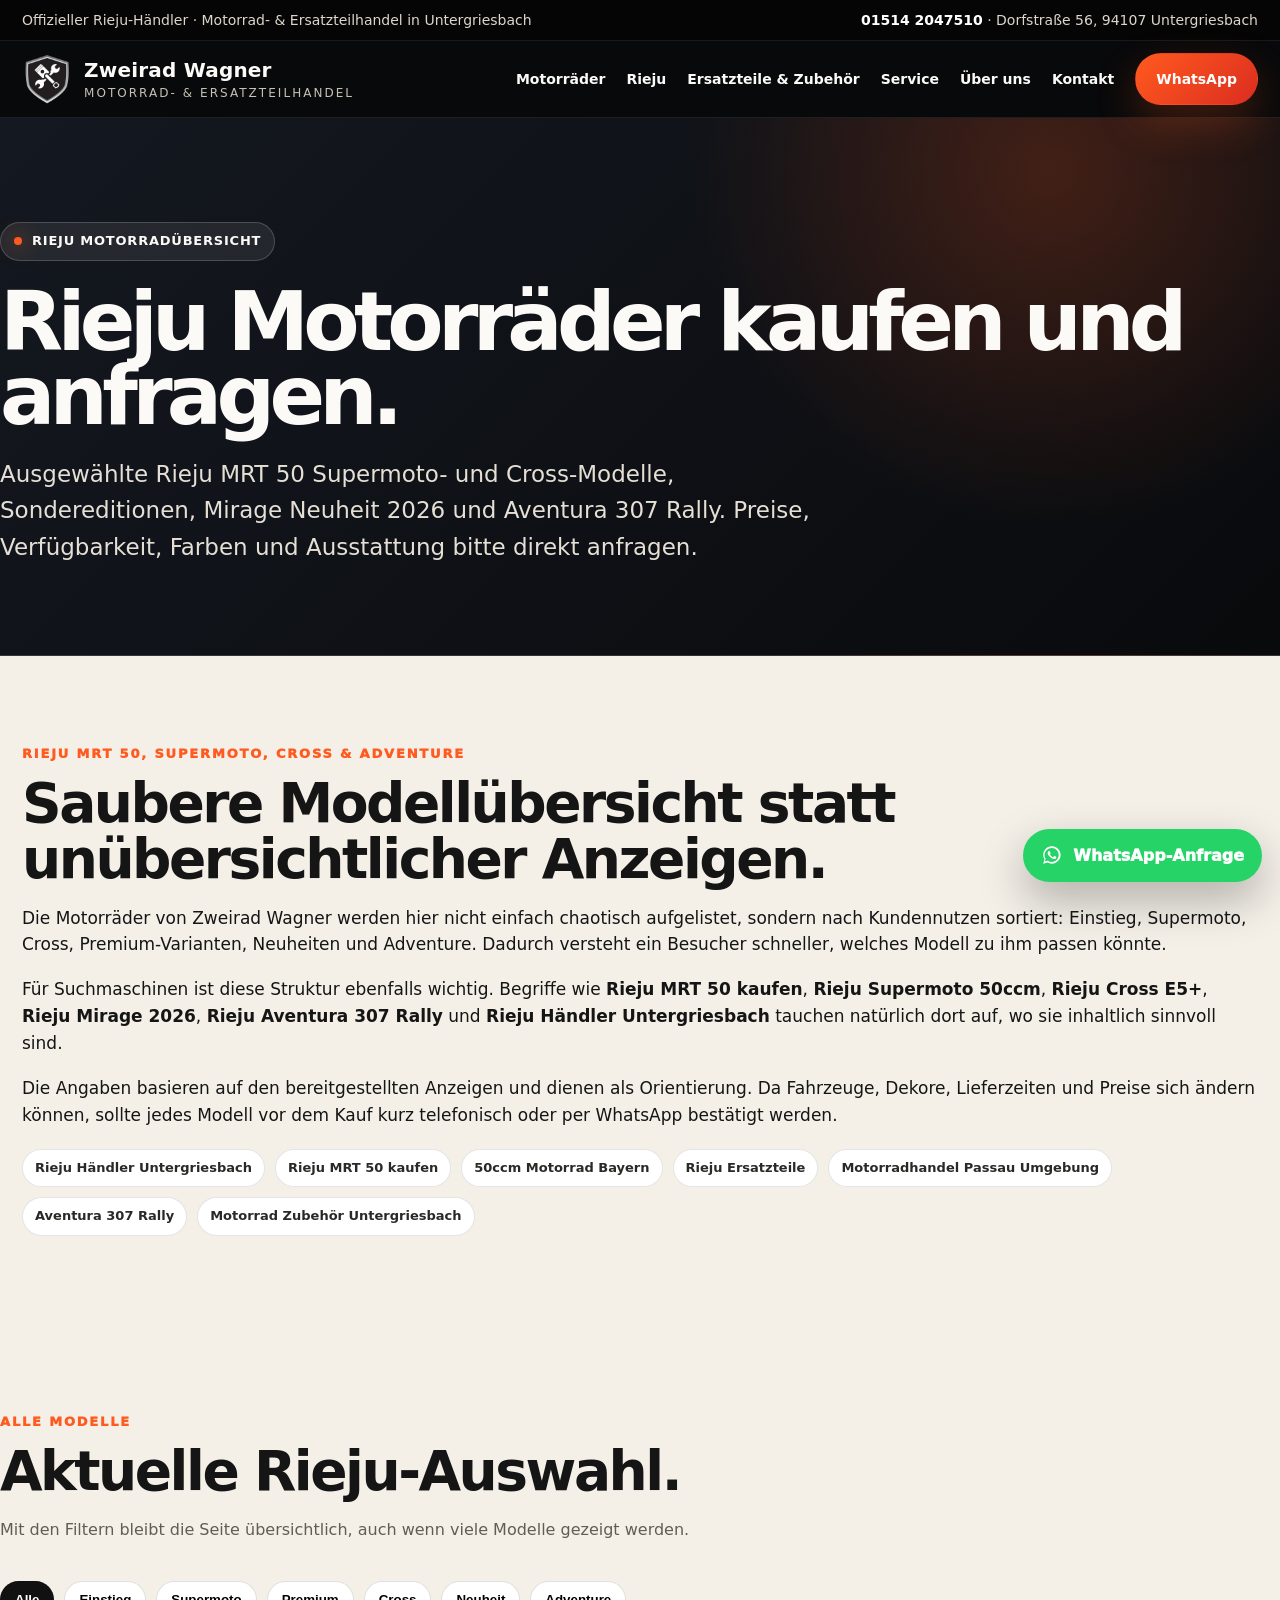
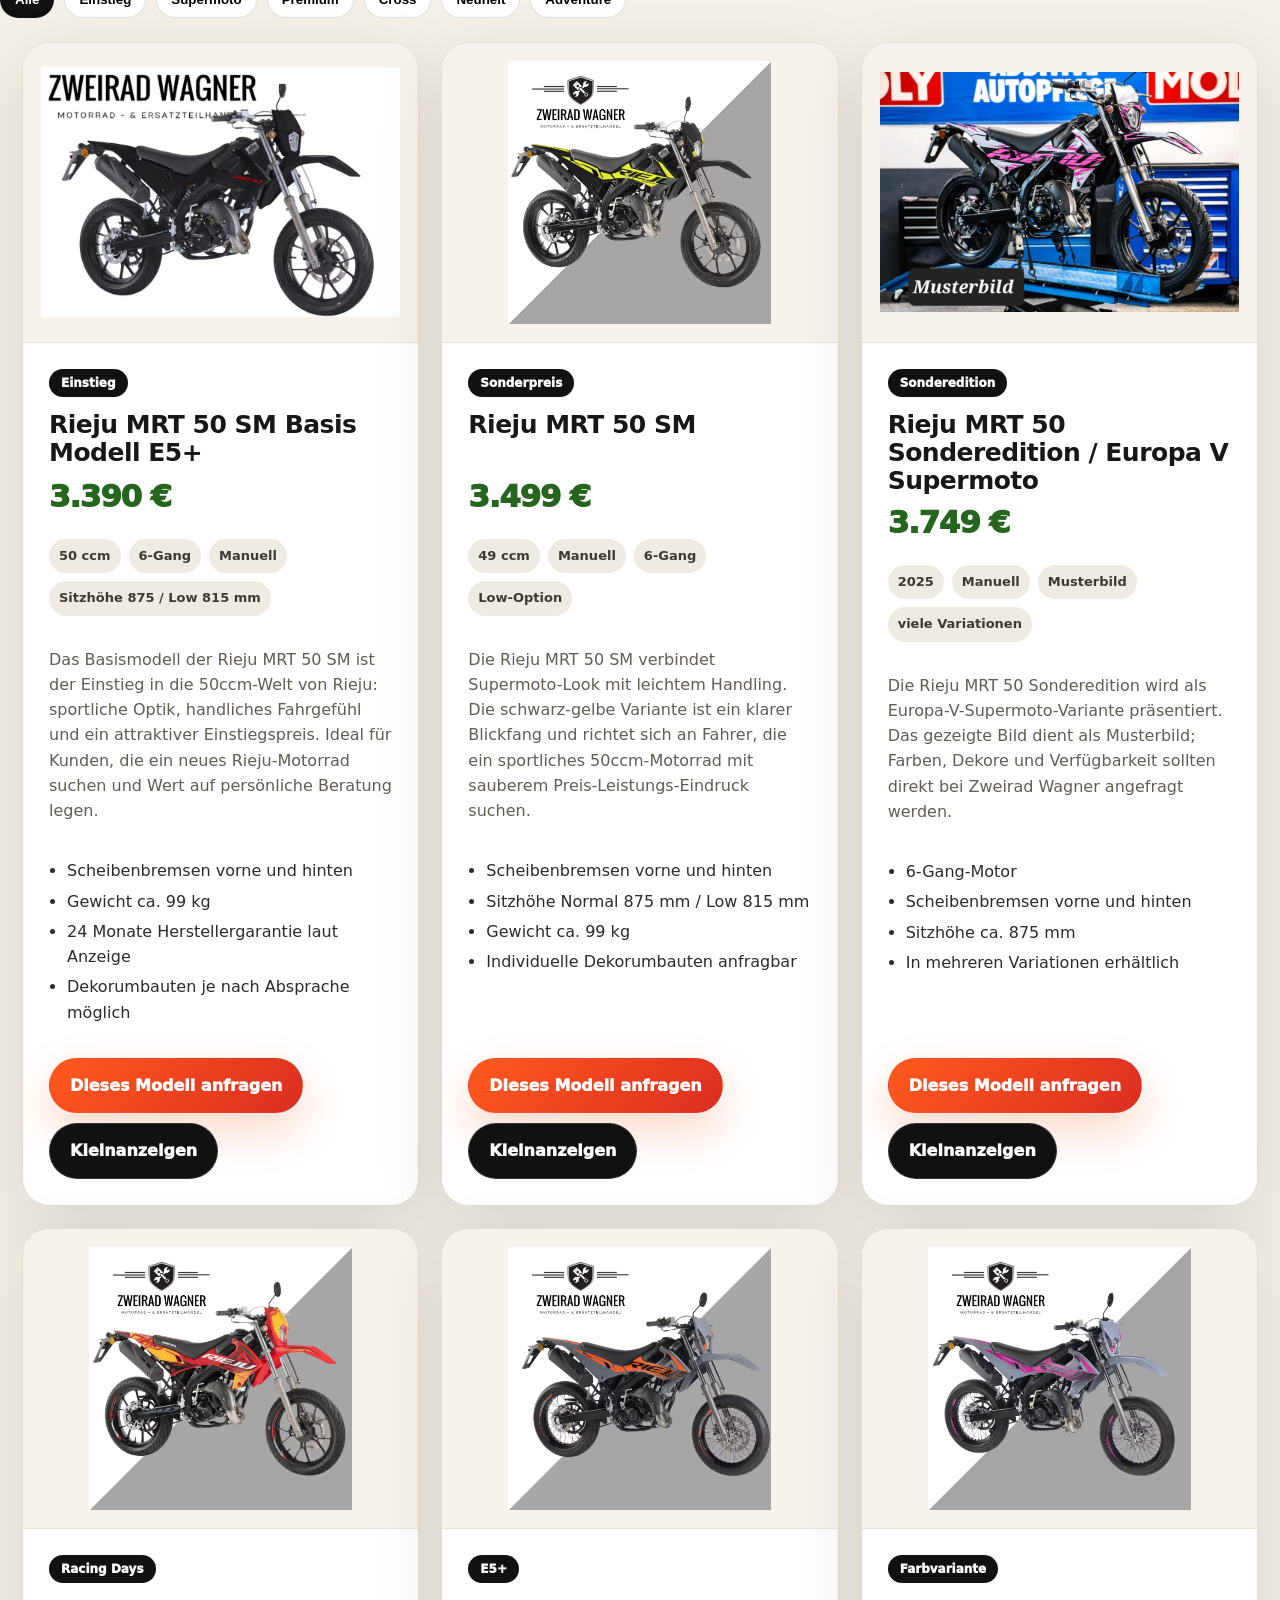
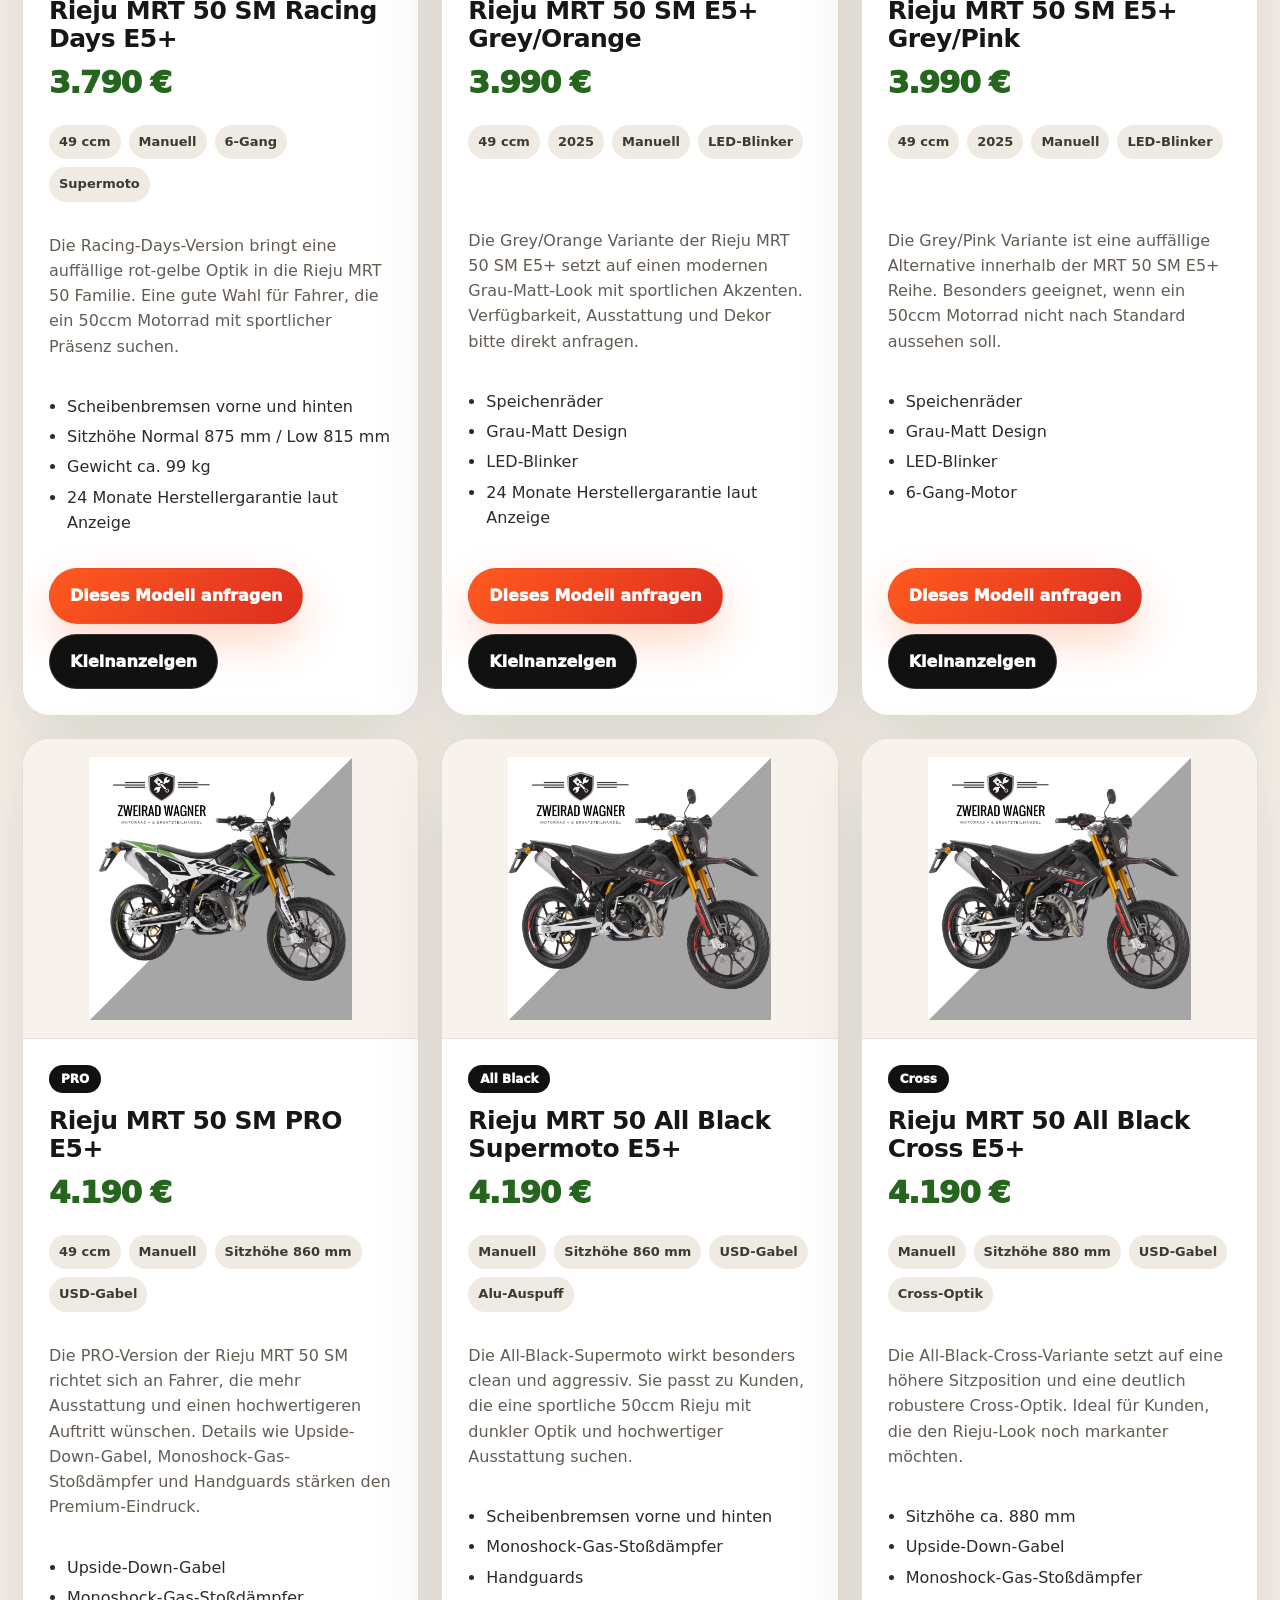
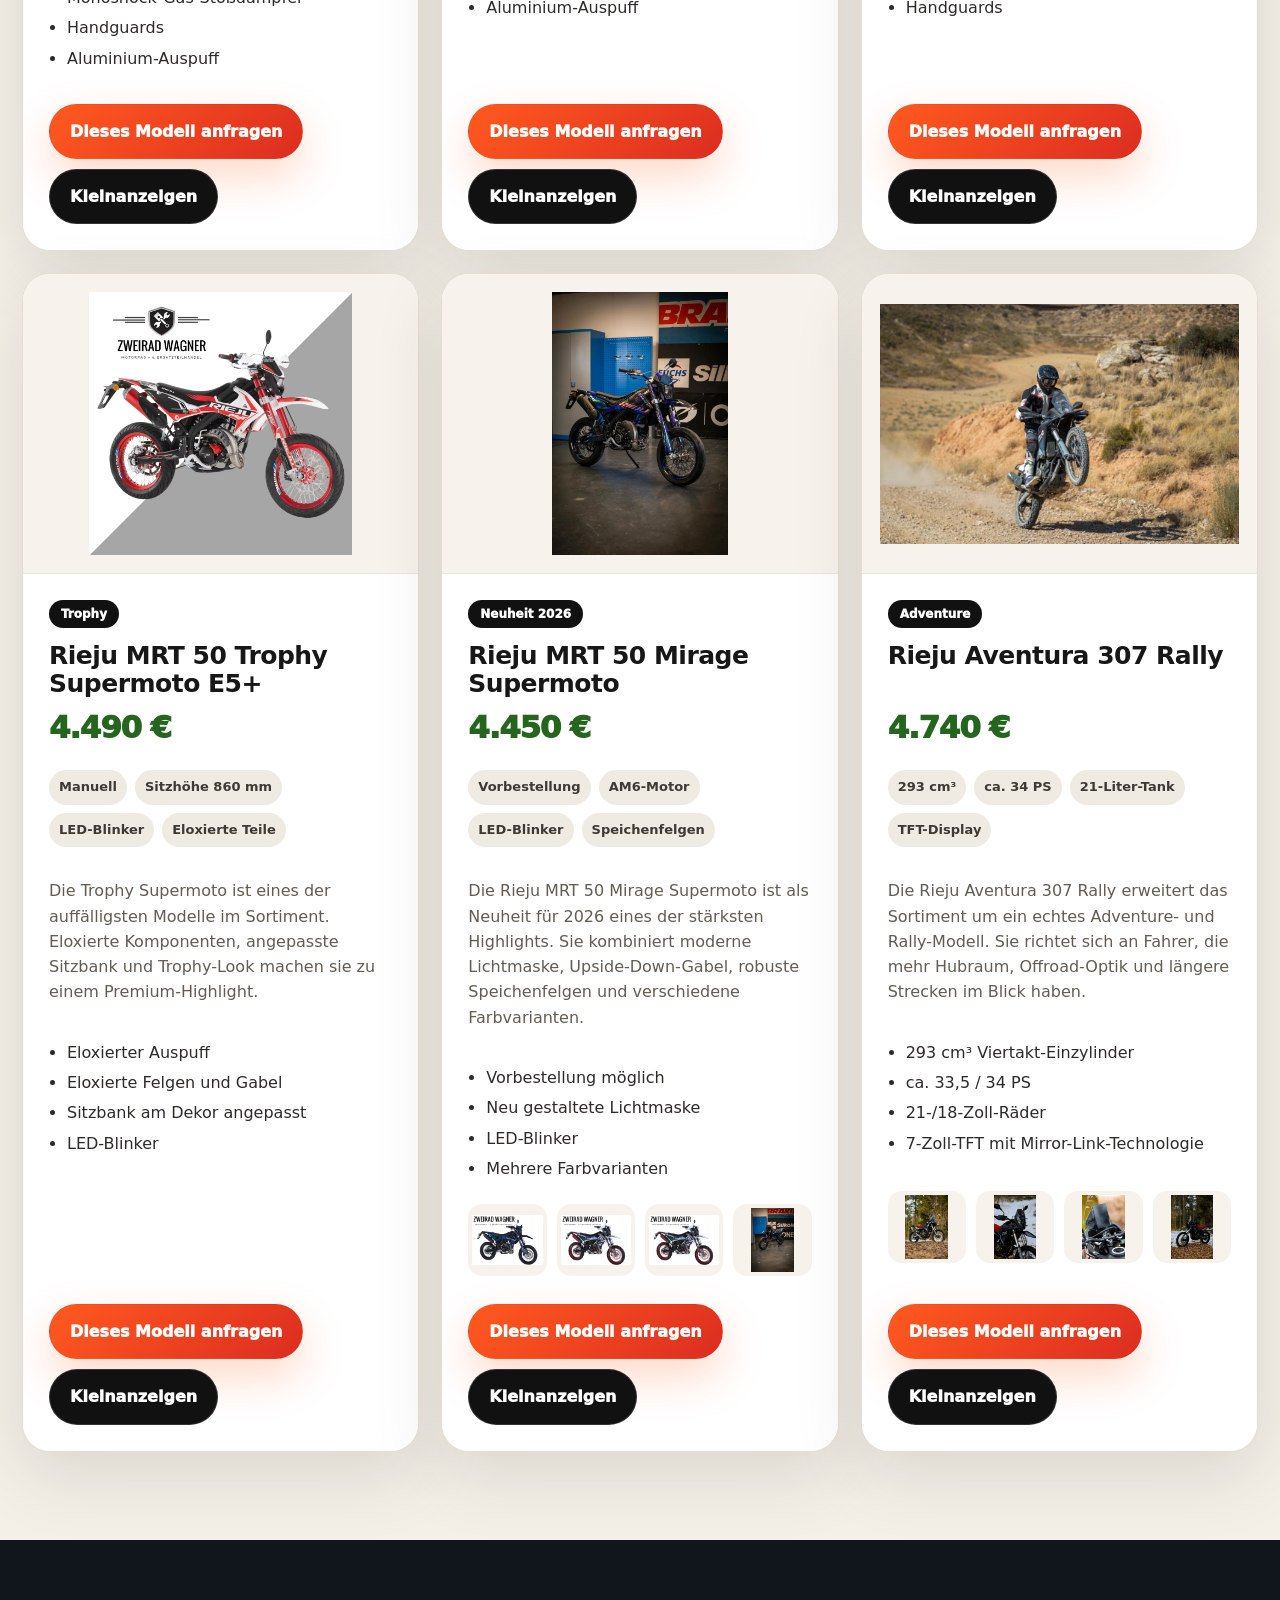
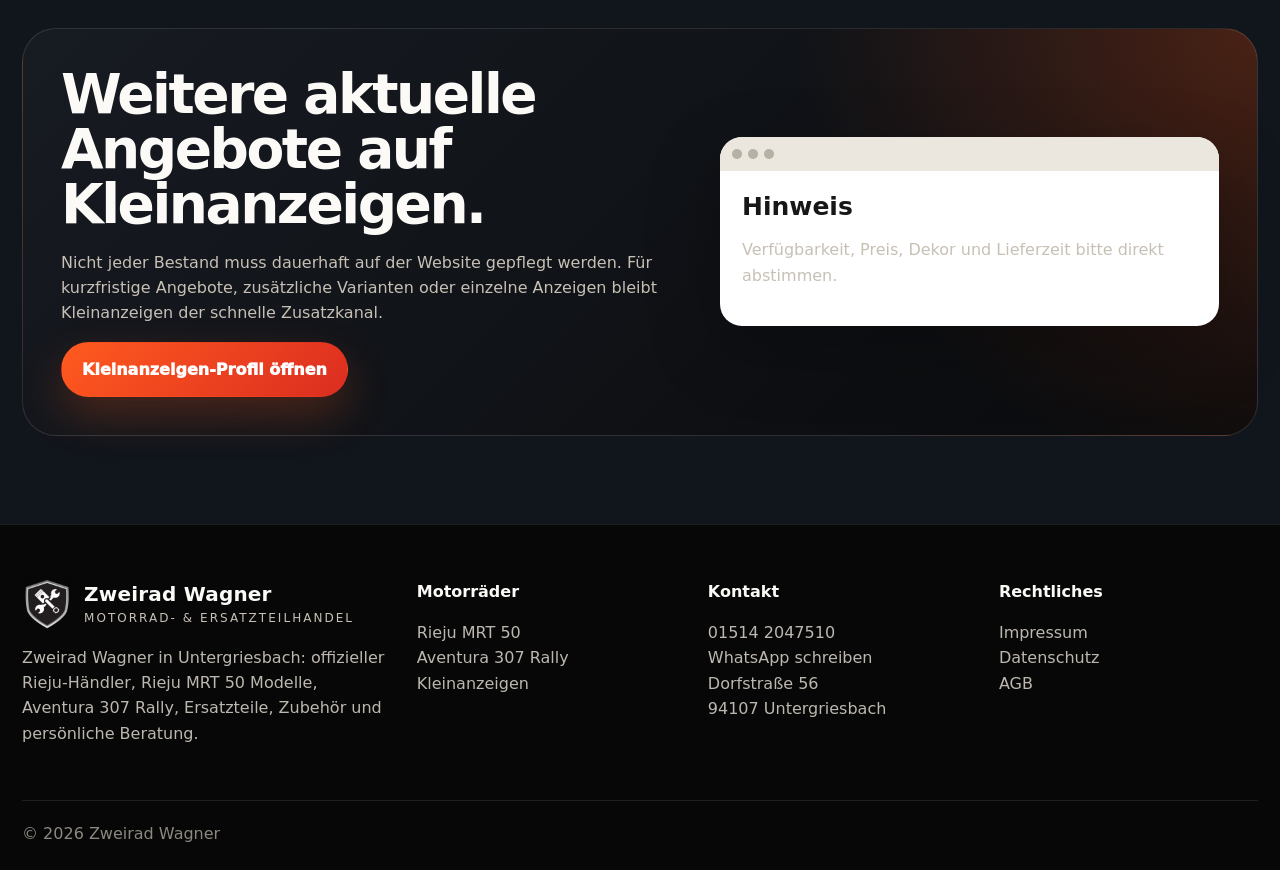
<file: motorraeder.html>
<!DOCTYPE html>
<html lang="de">
<head>
<meta charset="UTF-8">
<meta name="viewport" content="width=device-width, initial-scale=1">
<title>Rieju Motorräder kaufen | Zweirad Wagner Untergriesbach</title>
<meta name="description" content="Rieju MRT 50, Rieju Mirage Supermoto, Rieju Aventura 307 Rally und weitere Modelle bei Zweirad Wagner in Untergriesbach ansehen und direkt anfragen.">
<link rel="canonical" href="https://zweirad-wagner.com/motorraeder.html">
<meta property="og:title" content="Rieju Motorräder kaufen | Zweirad Wagner Untergriesbach">
<meta property="og:description" content="Rieju MRT 50, Rieju Mirage Supermoto, Rieju Aventura 307 Rally und weitere Modelle bei Zweirad Wagner in Untergriesbach ansehen und direkt anfragen.">
<meta property="og:type" content="website">
<meta property="og:image" content="assets/hero.jpg">
<link rel="stylesheet" href="css/style.css">
<link rel="preload" as="image" href="assets/hero.jpg">
<script type="application/ld+json">
{"@context":"https://schema.org","@type":"MotorcycleDealer","name":"Zweirad Wagner","image":"https://zweirad-wagner.com/assets/hero.jpg","address":{"@type":"PostalAddress","streetAddress":"Dorfstraße 56","postalCode":"94107","addressLocality":"Untergriesbach","addressCountry":"DE"},"telephone":"+4915142047510","url":"https://zweirad-wagner.com/","areaServed":["Untergriesbach","Passau","Hauzenberg","Bayern"],"brand":{"@type":"Brand","name":"Rieju"},"aggregateRating":{"@type":"AggregateRating","ratingValue":"5.0","reviewCount":"10"}}
</script>
</head>
<body>

<div class="topbar">
  <div class="wrap">
    <div>Offizieller Rieju-Händler · Motorrad- & Ersatzteilhandel in Untergriesbach</div>
    <div><a href="tel:4915142047510">01514 2047510</a> · Dorfstraße 56, 94107 Untergriesbach</div>
  </div>
</div>
<header class="header">
  <div class="wrap nav">
    <a class="brand" href="index.html">
      <img src="assets/wappen.png" alt="Zweirad Wagner Wappen">
      <div><strong>Zweirad Wagner</strong><span>Motorrad- & Ersatzteilhandel</span></div>
    </a>
    <button class="mobile-toggle" aria-label="Menü öffnen">☰</button>
    <nav class="menu">
      <a href="motorraeder.html" aria-current="page">Motorräder</a>
<a href="rieju.html" >Rieju</a>
<a href="ersatzteile-zubehoer.html" >Ersatzteile & Zubehör</a>
<a href="service.html" >Service</a>
<a href="ueber-uns.html" >Über uns</a>
<a href="kontakt.html" >Kontakt</a>
      <a class="btn orange" href="https://wa.me/4915142047510?text=Hallo%20Zweirad%20Wagner%2C%20ich%20interessiere%20mich%20f%C3%BCr%20ein%20Rieju-Modell%20und%20h%C3%A4tte%20gerne%20weitere%20Informationen." target="_blank" rel="noopener">WhatsApp</a>
    </nav>
  </div>
</header>

<main>
<section class="page-hero">
  <div class="wrap"><span class="eyebrow"><span class="dot"></span> Rieju Motorradübersicht</span><h1>Rieju Motorräder kaufen und anfragen.</h1><p class="lead">Ausgewählte Rieju MRT 50 Supermoto- und Cross-Modelle, Sondereditionen, Mirage Neuheit 2026 und Aventura 307 Rally. Preise, Verfügbarkeit, Farben und Ausstattung bitte direkt anfragen.</p></div>
</section>
<section class="section light">
  <div class="wrap seo-copy">
    <div class="kicker">Rieju MRT 50, Supermoto, Cross & Adventure</div>
    <h2>Saubere Modellübersicht statt unübersichtlicher Anzeigen.</h2>
    <p>Die Motorräder von Zweirad Wagner werden hier nicht einfach chaotisch aufgelistet, sondern nach Kundennutzen sortiert: Einstieg, Supermoto, Cross, Premium-Varianten, Neuheiten und Adventure. Dadurch versteht ein Besucher schneller, welches Modell zu ihm passen könnte.</p>
    <p>Für Suchmaschinen ist diese Struktur ebenfalls wichtig. Begriffe wie <strong>Rieju MRT 50 kaufen</strong>, <strong>Rieju Supermoto 50ccm</strong>, <strong>Rieju Cross E5+</strong>, <strong>Rieju Mirage 2026</strong>, <strong>Rieju Aventura 307 Rally</strong> und <strong>Rieju Händler Untergriesbach</strong> tauchen natürlich dort auf, wo sie inhaltlich sinnvoll sind.</p>
    <p>Die Angaben basieren auf den bereitgestellten Anzeigen und dienen als Orientierung. Da Fahrzeuge, Dekore, Lieferzeiten und Preise sich ändern können, sollte jedes Modell vor dem Kauf kurz telefonisch oder per WhatsApp bestätigt werden.</p>
    
<div class="keyword-strip">
  <span class="chip">Rieju Händler Untergriesbach</span><span class="chip">Rieju MRT 50 kaufen</span><span class="chip">50ccm Motorrad Bayern</span><span class="chip">Rieju Ersatzteile</span><span class="chip">Motorradhandel Passau Umgebung</span><span class="chip">Aventura 307 Rally</span><span class="chip">Motorrad Zubehör Untergriesbach</span>
</div>

  </div>
</section>
<section class="section light">
  <div class="wrap catalog-head">
    <div><div class="kicker">Alle Modelle</div><h2>Aktuelle Rieju-Auswahl.</h2><p class="muted">Mit den Filtern bleibt die Seite übersichtlich, auch wenn viele Modelle gezeigt werden.</p></div>
    <div class="filters"><button class="filter-btn active" data-filter="all">Alle</button><button class="filter-btn" data-filter="Einstieg">Einstieg</button><button class="filter-btn" data-filter="Supermoto">Supermoto</button><button class="filter-btn" data-filter="Premium">Premium</button><button class="filter-btn" data-filter="Cross">Cross</button><button class="filter-btn" data-filter="Neuheit">Neuheit</button><button class="filter-btn" data-filter="Adventure">Adventure</button></div>
  </div>
  <div class="wrap product-grid">
<article class="product-card" data-cat="Einstieg">
  <div class="product-img ">
    <img src="assets/mrt-basis.png" alt="Rieju MRT 50 SM Basis Modell E5+ bei Zweirad Wagner">
  </div>
  <div class="pad">
    <span class="tag">Einstieg</span>
    <h3>Rieju MRT 50 SM Basis Modell E5+</h3>
    <div class="price">3.390 €</div>
    <div class="meta"><span class="pill">50 ccm</span><span class="pill">6-Gang</span><span class="pill">Manuell</span><span class="pill">Sitzhöhe 875 / Low 815 mm</span></div>
    <p class="muted">Das Basismodell der Rieju MRT 50 SM ist der Einstieg in die 50ccm-Welt von Rieju: sportliche Optik, handliches Fahrgefühl und ein attraktiver Einstiegspreis. Ideal für Kunden, die ein neues Rieju-Motorrad suchen und Wert auf persönliche Beratung legen.</p>
    <ul class="features"><li>Scheibenbremsen vorne und hinten</li><li>Gewicht ca. 99 kg</li><li>24 Monate Herstellergarantie laut Anzeige</li><li>Dekorumbauten je nach Absprache möglich</li></ul>
    
    
    <div class="card-actions">
      <a class="btn orange" href="https://wa.me/4915142047510?text=Hallo%20Zweirad%20Wagner%2C%20ich%20interessiere%20mich%20f%C3%BCr%20Rieju%20MRT%2050%20SM%20Basis%20Modell%20E5+.%20Ist%20das%20Modell%20noch%20verf%C3%BCgbar%3F" target="_blank" rel="noopener">Dieses Modell anfragen</a>
      <a class="btn dark" href="https://www.kleinanzeigen.de/pro/zweiradwagner" target="_blank" rel="noopener">Kleinanzeigen</a>
    </div>
  </div>
</article>

<article class="product-card" data-cat="Supermoto">
  <div class="product-img ">
    <img src="assets/mrt-black-yellow.png" alt="Rieju MRT 50 SM bei Zweirad Wagner">
  </div>
  <div class="pad">
    <span class="tag">Sonderpreis</span>
    <h3>Rieju MRT 50 SM</h3>
    <div class="price">3.499 €</div>
    <div class="meta"><span class="pill">49 ccm</span><span class="pill">Manuell</span><span class="pill">6-Gang</span><span class="pill">Low-Option</span></div>
    <p class="muted">Die Rieju MRT 50 SM verbindet Supermoto-Look mit leichtem Handling. Die schwarz-gelbe Variante ist ein klarer Blickfang und richtet sich an Fahrer, die ein sportliches 50ccm-Motorrad mit sauberem Preis-Leistungs-Eindruck suchen.</p>
    <ul class="features"><li>Scheibenbremsen vorne und hinten</li><li>Sitzhöhe Normal 875 mm / Low 815 mm</li><li>Gewicht ca. 99 kg</li><li>Individuelle Dekorumbauten anfragbar</li></ul>
    
    
    <div class="card-actions">
      <a class="btn orange" href="https://wa.me/4915142047510?text=Hallo%20Zweirad%20Wagner%2C%20ich%20interessiere%20mich%20f%C3%BCr%20Rieju%20MRT%2050%20SM.%20Ist%20das%20Modell%20noch%20verf%C3%BCgbar%3F" target="_blank" rel="noopener">Dieses Modell anfragen</a>
      <a class="btn dark" href="https://www.kleinanzeigen.de/pro/zweiradwagner" target="_blank" rel="noopener">Kleinanzeigen</a>
    </div>
  </div>
</article>

<article class="product-card" data-cat="Supermoto">
  <div class="product-img ">
    <img src="assets/mrt-sonderedition.png" alt="Rieju MRT 50 Sonderedition / Europa V Supermoto bei Zweirad Wagner">
  </div>
  <div class="pad">
    <span class="tag">Sonderedition</span>
    <h3>Rieju MRT 50 Sonderedition / Europa V Supermoto</h3>
    <div class="price">3.749 €</div>
    <div class="meta"><span class="pill">2025</span><span class="pill">Manuell</span><span class="pill">Musterbild</span><span class="pill">viele Variationen</span></div>
    <p class="muted">Die Rieju MRT 50 Sonderedition wird als Europa-V-Supermoto-Variante präsentiert. Das gezeigte Bild dient als Musterbild; Farben, Dekore und Verfügbarkeit sollten direkt bei Zweirad Wagner angefragt werden.</p>
    <ul class="features"><li>6-Gang-Motor</li><li>Scheibenbremsen vorne und hinten</li><li>Sitzhöhe ca. 875 mm</li><li>In mehreren Variationen erhältlich</li></ul>
    
    
    <div class="card-actions">
      <a class="btn orange" href="https://wa.me/4915142047510?text=Hallo%20Zweirad%20Wagner%2C%20ich%20interessiere%20mich%20f%C3%BCr%20Rieju%20MRT%2050%20Sonderedition%20/%20Europa%20V%20Supermoto.%20Ist%20das%20Modell%20noch%20verf%C3%BCgbar%3F" target="_blank" rel="noopener">Dieses Modell anfragen</a>
      <a class="btn dark" href="https://www.kleinanzeigen.de/pro/zweiradwagner" target="_blank" rel="noopener">Kleinanzeigen</a>
    </div>
  </div>
</article>

<article class="product-card" data-cat="Supermoto">
  <div class="product-img ">
    <img src="assets/mrt-racing-days.png" alt="Rieju MRT 50 SM Racing Days E5+ bei Zweirad Wagner">
  </div>
  <div class="pad">
    <span class="tag">Racing Days</span>
    <h3>Rieju MRT 50 SM Racing Days E5+</h3>
    <div class="price">3.790 €</div>
    <div class="meta"><span class="pill">49 ccm</span><span class="pill">Manuell</span><span class="pill">6-Gang</span><span class="pill">Supermoto</span></div>
    <p class="muted">Die Racing-Days-Version bringt eine auffällige rot-gelbe Optik in die Rieju MRT 50 Familie. Eine gute Wahl für Fahrer, die ein 50ccm Motorrad mit sportlicher Präsenz suchen.</p>
    <ul class="features"><li>Scheibenbremsen vorne und hinten</li><li>Sitzhöhe Normal 875 mm / Low 815 mm</li><li>Gewicht ca. 99 kg</li><li>24 Monate Herstellergarantie laut Anzeige</li></ul>
    
    
    <div class="card-actions">
      <a class="btn orange" href="https://wa.me/4915142047510?text=Hallo%20Zweirad%20Wagner%2C%20ich%20interessiere%20mich%20f%C3%BCr%20Rieju%20MRT%2050%20SM%20Racing%20Days%20E5+.%20Ist%20das%20Modell%20noch%20verf%C3%BCgbar%3F" target="_blank" rel="noopener">Dieses Modell anfragen</a>
      <a class="btn dark" href="https://www.kleinanzeigen.de/pro/zweiradwagner" target="_blank" rel="noopener">Kleinanzeigen</a>
    </div>
  </div>
</article>

<article class="product-card" data-cat="Supermoto">
  <div class="product-img ">
    <img src="assets/mrt-sm-grey-orange.png" alt="Rieju MRT 50 SM E5+ Grey/Orange bei Zweirad Wagner">
  </div>
  <div class="pad">
    <span class="tag">E5+</span>
    <h3>Rieju MRT 50 SM E5+ Grey/Orange</h3>
    <div class="price">3.990 €</div>
    <div class="meta"><span class="pill">49 ccm</span><span class="pill">2025</span><span class="pill">Manuell</span><span class="pill">LED-Blinker</span></div>
    <p class="muted">Die Grey/Orange Variante der Rieju MRT 50 SM E5+ setzt auf einen modernen Grau-Matt-Look mit sportlichen Akzenten. Verfügbarkeit, Ausstattung und Dekor bitte direkt anfragen.</p>
    <ul class="features"><li>Speichenräder</li><li>Grau-Matt Design</li><li>LED-Blinker</li><li>24 Monate Herstellergarantie laut Anzeige</li></ul>
    
    
    <div class="card-actions">
      <a class="btn orange" href="https://wa.me/4915142047510?text=Hallo%20Zweirad%20Wagner%2C%20ich%20interessiere%20mich%20f%C3%BCr%20Rieju%20MRT%2050%20SM%20E5+%20Grey/Orange.%20Ist%20das%20Modell%20noch%20verf%C3%BCgbar%3F" target="_blank" rel="noopener">Dieses Modell anfragen</a>
      <a class="btn dark" href="https://www.kleinanzeigen.de/pro/zweiradwagner" target="_blank" rel="noopener">Kleinanzeigen</a>
    </div>
  </div>
</article>

<article class="product-card" data-cat="Supermoto">
  <div class="product-img ">
    <img src="assets/mrt-sm-grey-pink.png" alt="Rieju MRT 50 SM E5+ Grey/Pink bei Zweirad Wagner">
  </div>
  <div class="pad">
    <span class="tag">Farbvariante</span>
    <h3>Rieju MRT 50 SM E5+ Grey/Pink</h3>
    <div class="price">3.990 €</div>
    <div class="meta"><span class="pill">49 ccm</span><span class="pill">2025</span><span class="pill">Manuell</span><span class="pill">LED-Blinker</span></div>
    <p class="muted">Die Grey/Pink Variante ist eine auffällige Alternative innerhalb der MRT 50 SM E5+ Reihe. Besonders geeignet, wenn ein 50ccm Motorrad nicht nach Standard aussehen soll.</p>
    <ul class="features"><li>Speichenräder</li><li>Grau-Matt Design</li><li>LED-Blinker</li><li>6-Gang-Motor</li></ul>
    
    
    <div class="card-actions">
      <a class="btn orange" href="https://wa.me/4915142047510?text=Hallo%20Zweirad%20Wagner%2C%20ich%20interessiere%20mich%20f%C3%BCr%20Rieju%20MRT%2050%20SM%20E5+%20Grey/Pink.%20Ist%20das%20Modell%20noch%20verf%C3%BCgbar%3F" target="_blank" rel="noopener">Dieses Modell anfragen</a>
      <a class="btn dark" href="https://www.kleinanzeigen.de/pro/zweiradwagner" target="_blank" rel="noopener">Kleinanzeigen</a>
    </div>
  </div>
</article>

<article class="product-card" data-cat="Premium">
  <div class="product-img ">
    <img src="assets/mrt-pro-green.png" alt="Rieju MRT 50 SM PRO E5+ bei Zweirad Wagner">
  </div>
  <div class="pad">
    <span class="tag">PRO</span>
    <h3>Rieju MRT 50 SM PRO E5+</h3>
    <div class="price">4.190 €</div>
    <div class="meta"><span class="pill">49 ccm</span><span class="pill">Manuell</span><span class="pill">Sitzhöhe 860 mm</span><span class="pill">USD-Gabel</span></div>
    <p class="muted">Die PRO-Version der Rieju MRT 50 SM richtet sich an Fahrer, die mehr Ausstattung und einen hochwertigeren Auftritt wünschen. Details wie Upside-Down-Gabel, Monoshock-Gas-Stoßdämpfer und Handguards stärken den Premium-Eindruck.</p>
    <ul class="features"><li>Upside-Down-Gabel</li><li>Monoshock-Gas-Stoßdämpfer</li><li>Handguards</li><li>Aluminium-Auspuff</li></ul>
    
    
    <div class="card-actions">
      <a class="btn orange" href="https://wa.me/4915142047510?text=Hallo%20Zweirad%20Wagner%2C%20ich%20interessiere%20mich%20f%C3%BCr%20Rieju%20MRT%2050%20SM%20PRO%20E5+.%20Ist%20das%20Modell%20noch%20verf%C3%BCgbar%3F" target="_blank" rel="noopener">Dieses Modell anfragen</a>
      <a class="btn dark" href="https://www.kleinanzeigen.de/pro/zweiradwagner" target="_blank" rel="noopener">Kleinanzeigen</a>
    </div>
  </div>
</article>

<article class="product-card" data-cat="Premium">
  <div class="product-img ">
    <img src="assets/mrt-all-black-sm.png" alt="Rieju MRT 50 All Black Supermoto E5+ bei Zweirad Wagner">
  </div>
  <div class="pad">
    <span class="tag">All Black</span>
    <h3>Rieju MRT 50 All Black Supermoto E5+</h3>
    <div class="price">4.190 €</div>
    <div class="meta"><span class="pill">Manuell</span><span class="pill">Sitzhöhe 860 mm</span><span class="pill">USD-Gabel</span><span class="pill">Alu-Auspuff</span></div>
    <p class="muted">Die All-Black-Supermoto wirkt besonders clean und aggressiv. Sie passt zu Kunden, die eine sportliche 50ccm Rieju mit dunkler Optik und hochwertiger Ausstattung suchen.</p>
    <ul class="features"><li>Scheibenbremsen vorne und hinten</li><li>Monoshock-Gas-Stoßdämpfer</li><li>Handguards</li><li>Aluminium-Auspuff</li></ul>
    
    
    <div class="card-actions">
      <a class="btn orange" href="https://wa.me/4915142047510?text=Hallo%20Zweirad%20Wagner%2C%20ich%20interessiere%20mich%20f%C3%BCr%20Rieju%20MRT%2050%20All%20Black%20Supermoto%20E5+.%20Ist%20das%20Modell%20noch%20verf%C3%BCgbar%3F" target="_blank" rel="noopener">Dieses Modell anfragen</a>
      <a class="btn dark" href="https://www.kleinanzeigen.de/pro/zweiradwagner" target="_blank" rel="noopener">Kleinanzeigen</a>
    </div>
  </div>
</article>

<article class="product-card" data-cat="Cross">
  <div class="product-img ">
    <img src="assets/mrt-all-black-cross.png" alt="Rieju MRT 50 All Black Cross E5+ bei Zweirad Wagner">
  </div>
  <div class="pad">
    <span class="tag">Cross</span>
    <h3>Rieju MRT 50 All Black Cross E5+</h3>
    <div class="price">4.190 €</div>
    <div class="meta"><span class="pill">Manuell</span><span class="pill">Sitzhöhe 880 mm</span><span class="pill">USD-Gabel</span><span class="pill">Cross-Optik</span></div>
    <p class="muted">Die All-Black-Cross-Variante setzt auf eine höhere Sitzposition und eine deutlich robustere Cross-Optik. Ideal für Kunden, die den Rieju-Look noch markanter möchten.</p>
    <ul class="features"><li>Sitzhöhe ca. 880 mm</li><li>Upside-Down-Gabel</li><li>Monoshock-Gas-Stoßdämpfer</li><li>Handguards</li></ul>
    
    
    <div class="card-actions">
      <a class="btn orange" href="https://wa.me/4915142047510?text=Hallo%20Zweirad%20Wagner%2C%20ich%20interessiere%20mich%20f%C3%BCr%20Rieju%20MRT%2050%20All%20Black%20Cross%20E5+.%20Ist%20das%20Modell%20noch%20verf%C3%BCgbar%3F" target="_blank" rel="noopener">Dieses Modell anfragen</a>
      <a class="btn dark" href="https://www.kleinanzeigen.de/pro/zweiradwagner" target="_blank" rel="noopener">Kleinanzeigen</a>
    </div>
  </div>
</article>

<article class="product-card" data-cat="Premium">
  <div class="product-img ">
    <img src="assets/mrt-trophy.png" alt="Rieju MRT 50 Trophy Supermoto E5+ bei Zweirad Wagner">
  </div>
  <div class="pad">
    <span class="tag">Trophy</span>
    <h3>Rieju MRT 50 Trophy Supermoto E5+</h3>
    <div class="price">4.490 €</div>
    <div class="meta"><span class="pill">Manuell</span><span class="pill">Sitzhöhe 860 mm</span><span class="pill">LED-Blinker</span><span class="pill">Eloxierte Teile</span></div>
    <p class="muted">Die Trophy Supermoto ist eines der auffälligsten Modelle im Sortiment. Eloxierte Komponenten, angepasste Sitzbank und Trophy-Look machen sie zu einem Premium-Highlight.</p>
    <ul class="features"><li>Eloxierter Auspuff</li><li>Eloxierte Felgen und Gabel</li><li>Sitzbank am Dekor angepasst</li><li>LED-Blinker</li></ul>
    
    
    <div class="card-actions">
      <a class="btn orange" href="https://wa.me/4915142047510?text=Hallo%20Zweirad%20Wagner%2C%20ich%20interessiere%20mich%20f%C3%BCr%20Rieju%20MRT%2050%20Trophy%20Supermoto%20E5+.%20Ist%20das%20Modell%20noch%20verf%C3%BCgbar%3F" target="_blank" rel="noopener">Dieses Modell anfragen</a>
      <a class="btn dark" href="https://www.kleinanzeigen.de/pro/zweiradwagner" target="_blank" rel="noopener">Kleinanzeigen</a>
    </div>
  </div>
</article>

<article class="product-card" data-cat="Neuheit">
  <div class="product-img ">
    <img src="assets/mrt-mirage-workshop-1.png" alt="Rieju MRT 50 Mirage Supermoto bei Zweirad Wagner">
  </div>
  <div class="pad">
    <span class="tag">Neuheit 2026</span>
    <h3>Rieju MRT 50 Mirage Supermoto</h3>
    <div class="price">4.450 €</div>
    <div class="meta"><span class="pill">Vorbestellung</span><span class="pill">AM6-Motor</span><span class="pill">LED-Blinker</span><span class="pill">Speichenfelgen</span></div>
    <p class="muted">Die Rieju MRT 50 Mirage Supermoto ist als Neuheit für 2026 eines der stärksten Highlights. Sie kombiniert moderne Lichtmaske, Upside-Down-Gabel, robuste Speichenfelgen und verschiedene Farbvarianten.</p>
    <ul class="features"><li>Vorbestellung möglich</li><li>Neu gestaltete Lichtmaske</li><li>LED-Blinker</li><li>Mehrere Farbvarianten</li></ul>
    <div class="gallery"><img src="assets/mrt-mirage-blue.png" alt="Rieju MRT 50 Mirage Supermoto Ansicht"><img src="assets/mrt-mirage-white-red.png" alt="Rieju MRT 50 Mirage Supermoto Ansicht"><img src="assets/mrt-mirage-white-blue-red.png" alt="Rieju MRT 50 Mirage Supermoto Ansicht"><img src="assets/mrt-mirage-workshop-2.png" alt="Rieju MRT 50 Mirage Supermoto Ansicht"></div>
    
    <div class="card-actions">
      <a class="btn orange" href="https://wa.me/4915142047510?text=Hallo%20Zweirad%20Wagner%2C%20ich%20interessiere%20mich%20f%C3%BCr%20Rieju%20MRT%2050%20Mirage%20Supermoto.%20Ist%20das%20Modell%20noch%20verf%C3%BCgbar%3F" target="_blank" rel="noopener">Dieses Modell anfragen</a>
      <a class="btn dark" href="https://www.kleinanzeigen.de/pro/zweiradwagner" target="_blank" rel="noopener">Kleinanzeigen</a>
    </div>
  </div>
</article>

<article class="product-card" data-cat="Adventure">
  <div class="product-img cover">
    <img src="assets/rally-action-1.png" alt="Rieju Aventura 307 Rally bei Zweirad Wagner">
  </div>
  <div class="pad">
    <span class="tag">Adventure</span>
    <h3>Rieju Aventura 307 Rally</h3>
    <div class="price">4.740 €</div>
    <div class="meta"><span class="pill">293 cm³</span><span class="pill">ca. 34 PS</span><span class="pill">21-Liter-Tank</span><span class="pill">TFT-Display</span></div>
    <p class="muted">Die Rieju Aventura 307 Rally erweitert das Sortiment um ein echtes Adventure- und Rally-Modell. Sie richtet sich an Fahrer, die mehr Hubraum, Offroad-Optik und längere Strecken im Blick haben.</p>
    <ul class="features"><li>293 cm³ Viertakt-Einzylinder</li><li>ca. 33,5 / 34 PS</li><li>21-/18-Zoll-Räder</li><li>7-Zoll-TFT mit Mirror-Link-Technologie</li></ul>
    <div class="gallery"><img src="assets/rally-forest-1.png" alt="Rieju Aventura 307 Rally Ansicht"><img src="assets/rally-forest-2.png" alt="Rieju Aventura 307 Rally Ansicht"><img src="assets/rally-detail-front.png" alt="Rieju Aventura 307 Rally Ansicht"><img src="assets/rally-detail-engine.png" alt="Rieju Aventura 307 Rally Ansicht"></div>
    
    <div class="card-actions">
      <a class="btn orange" href="https://wa.me/4915142047510?text=Hallo%20Zweirad%20Wagner%2C%20ich%20interessiere%20mich%20f%C3%BCr%20Rieju%20Aventura%20307%20Rally.%20Ist%20das%20Modell%20noch%20verf%C3%BCgbar%3F" target="_blank" rel="noopener">Dieses Modell anfragen</a>
      <a class="btn dark" href="https://www.kleinanzeigen.de/pro/zweiradwagner" target="_blank" rel="noopener">Kleinanzeigen</a>
    </div>
  </div>
</article>
</div>
</section>
<section class="section alt">
  <div class="wrap ebay-box"><div><h2>Weitere aktuelle Angebote auf Kleinanzeigen.</h2><p class="muted">Nicht jeder Bestand muss dauerhaft auf der Website gepflegt werden. Für kurzfristige Angebote, zusätzliche Varianten oder einzelne Anzeigen bleibt Kleinanzeigen der schnelle Zusatzkanal.</p><a class="btn orange" href="https://www.kleinanzeigen.de/pro/zweiradwagner" target="_blank" rel="noopener">Kleinanzeigen-Profil öffnen</a></div><div class="mini-browser"><div class="browser-top"><span class="browser-dot"></span><span class="browser-dot"></span><span class="browser-dot"></span></div><div class="browser-content"><h3>Hinweis</h3><p class="muted">Verfügbarkeit, Preis, Dekor und Lieferzeit bitte direkt abstimmen.</p></div></div></div>
</section>
</main>

<footer class="footer">
  <div class="wrap footer-grid">
    <div>
      <div class="brand"><img src="assets/wappen.png" alt="Zweirad Wagner Wappen"><div><strong>Zweirad Wagner</strong><span>Motorrad- & Ersatzteilhandel</span></div></div>
      <p>Zweirad Wagner in Untergriesbach: offizieller Rieju-Händler, Rieju MRT 50 Modelle, Aventura 307 Rally, Ersatzteile, Zubehör und persönliche Beratung.</p>
    </div>
    <div><h4>Motorräder</h4><p><a href="motorraeder.html">Rieju MRT 50</a><br><a href="motorraeder.html#adventure">Aventura 307 Rally</a><br><a href="https://www.kleinanzeigen.de/pro/zweiradwagner" target="_blank" rel="noopener">Kleinanzeigen</a></p></div>
    <div><h4>Kontakt</h4><p><a href="tel:4915142047510">01514 2047510</a><br><a href="https://wa.me/4915142047510?text=Hallo%20Zweirad%20Wagner%2C%20ich%20interessiere%20mich%20f%C3%BCr%20ein%20Rieju-Modell%20und%20h%C3%A4tte%20gerne%20weitere%20Informationen." target="_blank" rel="noopener">WhatsApp schreiben</a><br>Dorfstraße 56<br>94107 Untergriesbach</p></div>
    <div><h4>Rechtliches</h4><p><a href="impressum.html">Impressum</a><br><a href="datenschutz.html">Datenschutz</a><br><a href="agb.html">AGB</a></p></div>
  </div>
  <div class="wrap subfooter"><span>© 2026 Zweirad Wagner</span><span></span></div>
</footer>
<a class="float-wa" href="https://wa.me/4915142047510?text=Hallo%20Zweirad%20Wagner%2C%20ich%20interessiere%20mich%20f%C3%BCr%20ein%20Rieju-Modell%20und%20h%C3%A4tte%20gerne%20weitere%20Informationen." target="_blank" rel="noopener">
<svg class="wa-icon" viewBox="0 0 32 32" aria-hidden="true">
  <path fill="currentColor" d="M16.02 3.2A12.72 12.72 0 0 0 5.05 22.4L3.2 28.8l6.57-1.73A12.7 12.7 0 1 0 16.02 3.2Zm0 23.1c-2.2 0-4.24-.65-5.95-1.78l-.43-.28-3.9 1.03 1.04-3.8-.3-.45a10.28 10.28 0 1 1 9.54 5.28Zm5.64-7.68c-.3-.16-1.82-.9-2.1-1-.28-.1-.49-.16-.7.16-.2.3-.8 1-.98 1.2-.18.2-.36.23-.66.08-.3-.16-1.3-.48-2.48-1.52-.92-.82-1.54-1.84-1.72-2.15-.18-.31-.02-.48.14-.63.14-.14.31-.36.47-.54.16-.18.2-.31.31-.52.1-.2.05-.39-.03-.54-.08-.16-.7-1.68-.95-2.3-.25-.6-.5-.52-.7-.53h-.6c-.2 0-.54.08-.82.39-.28.31-1.08 1.05-1.08 2.57s1.1 2.98 1.26 3.18c.16.2 2.17 3.32 5.27 4.65.74.32 1.31.51 1.76.65.74.24 1.42.2 1.95.12.6-.09 1.82-.74 2.08-1.46.26-.72.26-1.33.18-1.46-.08-.13-.28-.2-.6-.36Z"/>
</svg>
WhatsApp-Anfrage</a>
<script src="js/script.js"></script>
</body></html>
</file>
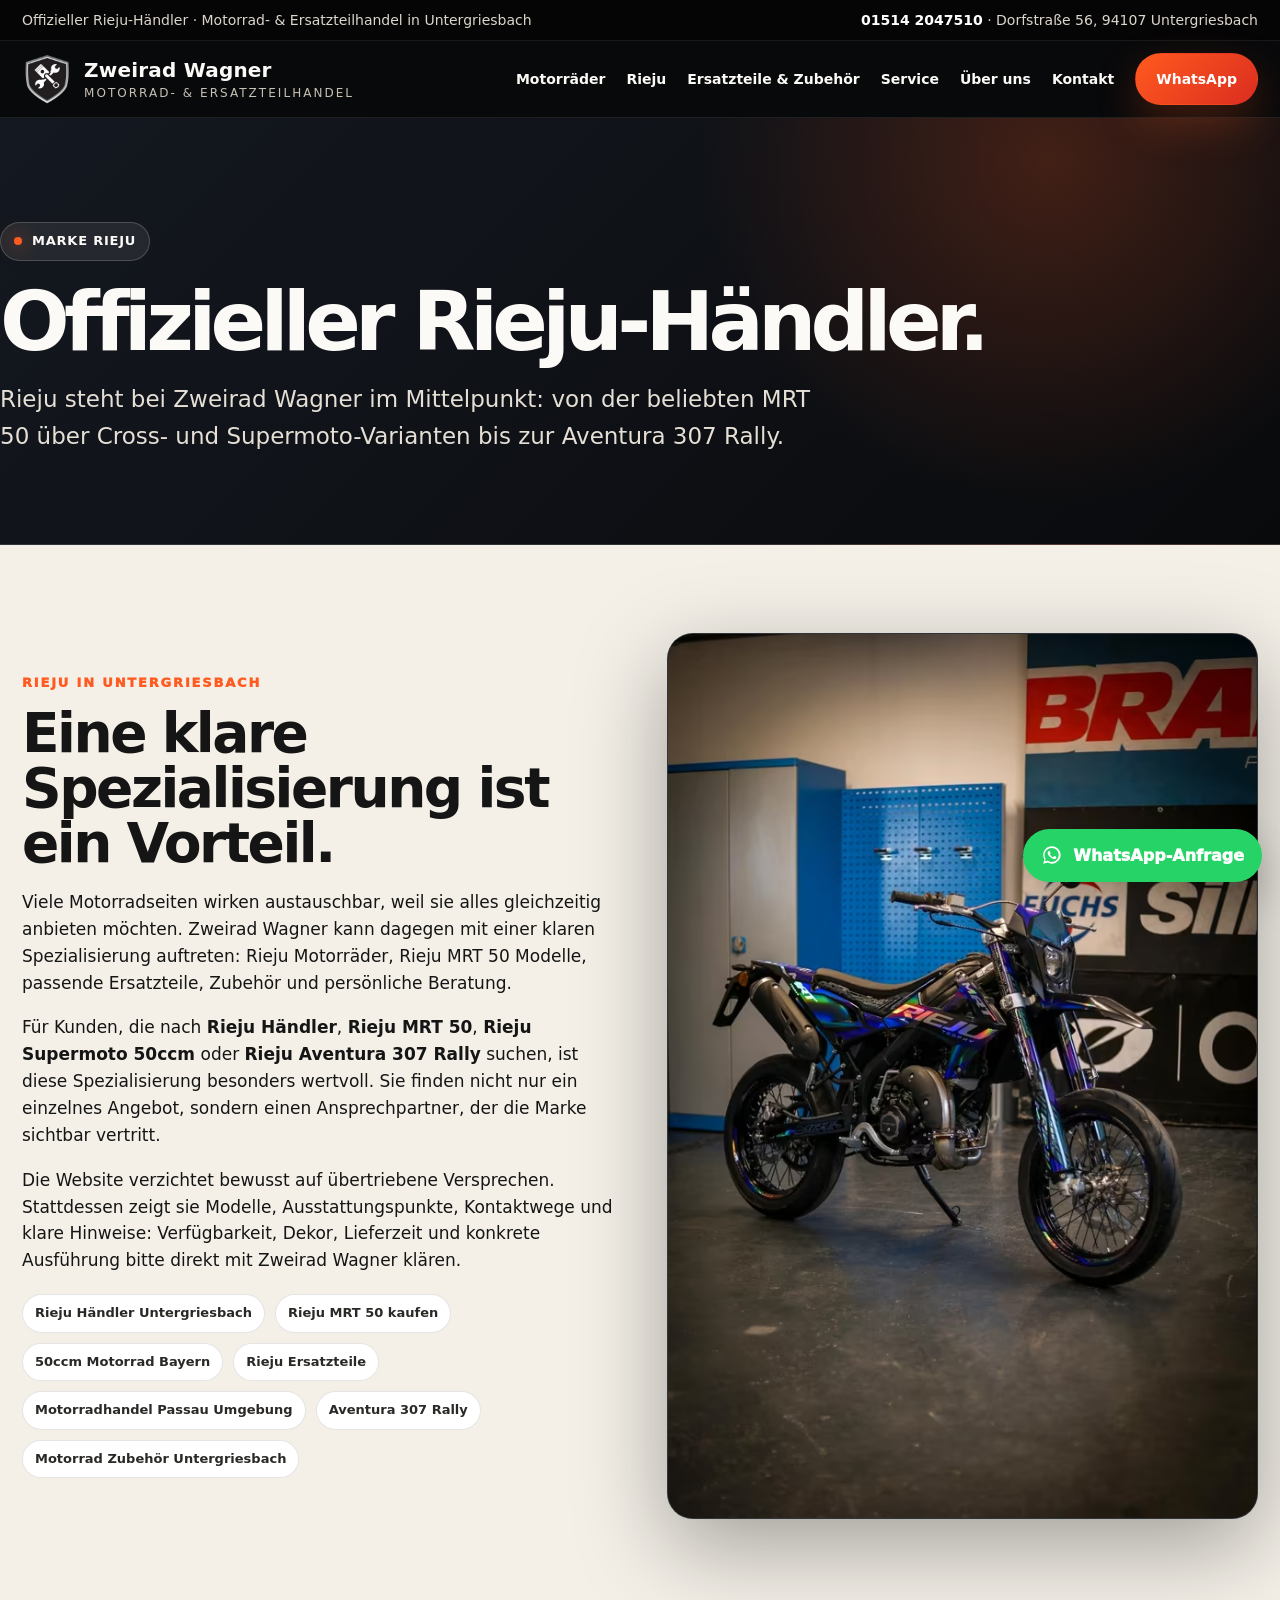
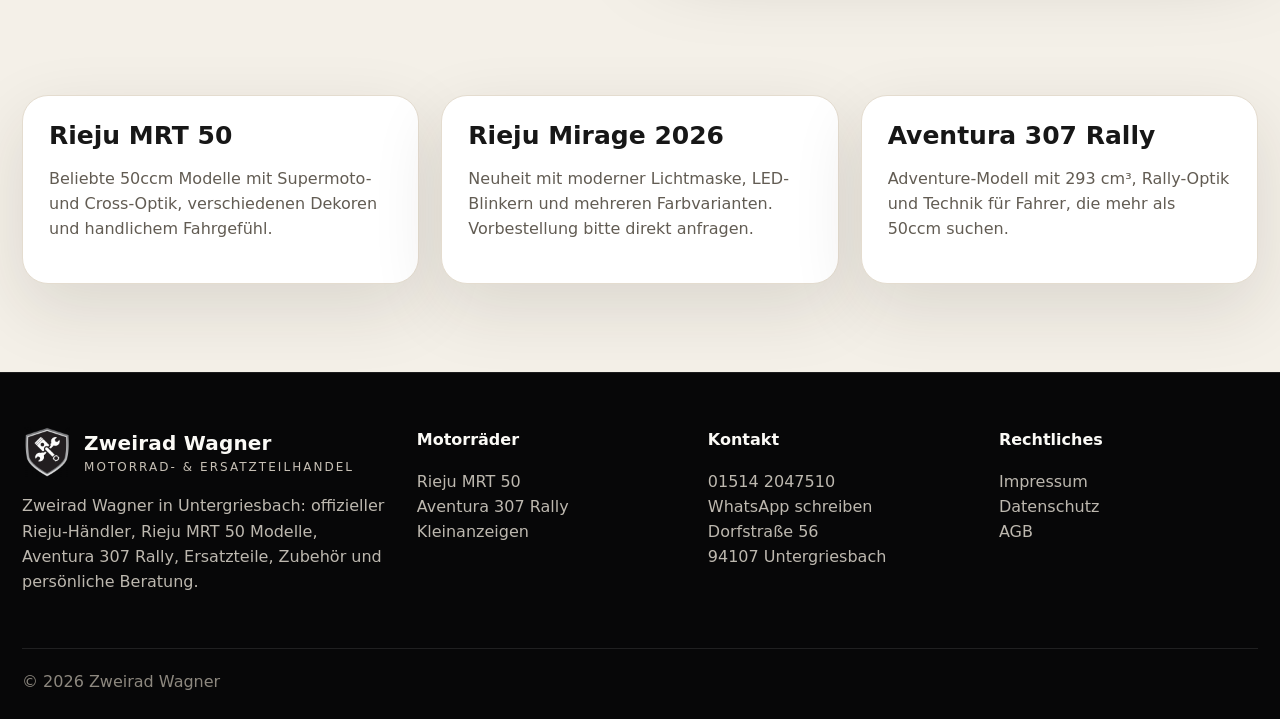
<file: rieju.html>
<!DOCTYPE html>
<html lang="de">
<head>
<meta charset="UTF-8">
<meta name="viewport" content="width=device-width, initial-scale=1">
<title>Offizieller Rieju-Händler | Zweirad Wagner Untergriesbach</title>
<meta name="description" content="Zweirad Wagner ist offizieller Rieju-Händler in Untergriesbach. Informationen zu Rieju MRT 50, Supermoto, Cross, Mirage 2026 und Aventura 307 Rally.">
<link rel="canonical" href="https://zweirad-wagner.com/rieju.html">
<meta property="og:title" content="Offizieller Rieju-Händler | Zweirad Wagner Untergriesbach">
<meta property="og:description" content="Zweirad Wagner ist offizieller Rieju-Händler in Untergriesbach. Informationen zu Rieju MRT 50, Supermoto, Cross, Mirage 2026 und Aventura 307 Rally.">
<meta property="og:type" content="website">
<meta property="og:image" content="assets/hero.jpg">
<link rel="stylesheet" href="css/style.css">
<link rel="preload" as="image" href="assets/hero.jpg">
<script type="application/ld+json">
{"@context":"https://schema.org","@type":"MotorcycleDealer","name":"Zweirad Wagner","image":"https://zweirad-wagner.com/assets/hero.jpg","address":{"@type":"PostalAddress","streetAddress":"Dorfstraße 56","postalCode":"94107","addressLocality":"Untergriesbach","addressCountry":"DE"},"telephone":"+4915142047510","url":"https://zweirad-wagner.com/","areaServed":["Untergriesbach","Passau","Hauzenberg","Bayern"],"brand":{"@type":"Brand","name":"Rieju"},"aggregateRating":{"@type":"AggregateRating","ratingValue":"5.0","reviewCount":"10"}}
</script>
</head>
<body>

<div class="topbar">
  <div class="wrap">
    <div>Offizieller Rieju-Händler · Motorrad- & Ersatzteilhandel in Untergriesbach</div>
    <div><a href="tel:4915142047510">01514 2047510</a> · Dorfstraße 56, 94107 Untergriesbach</div>
  </div>
</div>
<header class="header">
  <div class="wrap nav">
    <a class="brand" href="index.html">
      <img src="assets/wappen.png" alt="Zweirad Wagner Wappen">
      <div><strong>Zweirad Wagner</strong><span>Motorrad- & Ersatzteilhandel</span></div>
    </a>
    <button class="mobile-toggle" aria-label="Menü öffnen">☰</button>
    <nav class="menu">
      <a href="motorraeder.html" >Motorräder</a>
<a href="rieju.html" aria-current="page">Rieju</a>
<a href="ersatzteile-zubehoer.html" >Ersatzteile & Zubehör</a>
<a href="service.html" >Service</a>
<a href="ueber-uns.html" >Über uns</a>
<a href="kontakt.html" >Kontakt</a>
      <a class="btn orange" href="https://wa.me/4915142047510?text=Hallo%20Zweirad%20Wagner%2C%20ich%20interessiere%20mich%20f%C3%BCr%20ein%20Rieju-Modell%20und%20h%C3%A4tte%20gerne%20weitere%20Informationen." target="_blank" rel="noopener">WhatsApp</a>
    </nav>
  </div>
</header>

<main>
<section class="page-hero"><div class="wrap"><span class="eyebrow"><span class="dot"></span> Marke Rieju</span><h1>Offizieller Rieju-Händler.</h1><p class="lead">Rieju steht bei Zweirad Wagner im Mittelpunkt: von der beliebten MRT 50 über Cross- und Supermoto-Varianten bis zur Aventura 307 Rally.</p></div></section>
<section class="section light">
  <div class="wrap split">
    <div class="seo-copy">
      <div class="kicker">Rieju in Untergriesbach</div><h2>Eine klare Spezialisierung ist ein Vorteil.</h2>
      <p>Viele Motorradseiten wirken austauschbar, weil sie alles gleichzeitig anbieten möchten. Zweirad Wagner kann dagegen mit einer klaren Spezialisierung auftreten: Rieju Motorräder, Rieju MRT 50 Modelle, passende Ersatzteile, Zubehör und persönliche Beratung.</p>
      <p>Für Kunden, die nach <strong>Rieju Händler</strong>, <strong>Rieju MRT 50</strong>, <strong>Rieju Supermoto 50ccm</strong> oder <strong>Rieju Aventura 307 Rally</strong> suchen, ist diese Spezialisierung besonders wertvoll. Sie finden nicht nur ein einzelnes Angebot, sondern einen Ansprechpartner, der die Marke sichtbar vertritt.</p>
      <p>Die Website verzichtet bewusst auf übertriebene Versprechen. Stattdessen zeigt sie Modelle, Ausstattungspunkte, Kontaktwege und klare Hinweise: Verfügbarkeit, Dekor, Lieferzeit und konkrete Ausführung bitte direkt mit Zweirad Wagner klären.</p>
      
<div class="keyword-strip">
  <span class="chip">Rieju Händler Untergriesbach</span><span class="chip">Rieju MRT 50 kaufen</span><span class="chip">50ccm Motorrad Bayern</span><span class="chip">Rieju Ersatzteile</span><span class="chip">Motorradhandel Passau Umgebung</span><span class="chip">Aventura 307 Rally</span><span class="chip">Motorrad Zubehör Untergriesbach</span>
</div>

    </div>
    <div class="card"><img src="assets/mrt-mirage-workshop-1.png" alt="Rieju MRT 50 Mirage Supermoto"></div>
  </div>
</section>
<section class="section light"><div class="wrap grid three">
  <div class="card light pad"><h3>Rieju MRT 50</h3><p class="muted">Beliebte 50ccm Modelle mit Supermoto- und Cross-Optik, verschiedenen Dekoren und handlichem Fahrgefühl.</p></div>
  <div class="card light pad"><h3>Rieju Mirage 2026</h3><p class="muted">Neuheit mit moderner Lichtmaske, LED-Blinkern und mehreren Farbvarianten. Vorbestellung bitte direkt anfragen.</p></div>
  <div class="card light pad"><h3>Aventura 307 Rally</h3><p class="muted">Adventure-Modell mit 293 cm³, Rally-Optik und Technik für Fahrer, die mehr als 50ccm suchen.</p></div>
</div></section>
</main>

<footer class="footer">
  <div class="wrap footer-grid">
    <div>
      <div class="brand"><img src="assets/wappen.png" alt="Zweirad Wagner Wappen"><div><strong>Zweirad Wagner</strong><span>Motorrad- & Ersatzteilhandel</span></div></div>
      <p>Zweirad Wagner in Untergriesbach: offizieller Rieju-Händler, Rieju MRT 50 Modelle, Aventura 307 Rally, Ersatzteile, Zubehör und persönliche Beratung.</p>
    </div>
    <div><h4>Motorräder</h4><p><a href="motorraeder.html">Rieju MRT 50</a><br><a href="motorraeder.html#adventure">Aventura 307 Rally</a><br><a href="https://www.kleinanzeigen.de/pro/zweiradwagner" target="_blank" rel="noopener">Kleinanzeigen</a></p></div>
    <div><h4>Kontakt</h4><p><a href="tel:4915142047510">01514 2047510</a><br><a href="https://wa.me/4915142047510?text=Hallo%20Zweirad%20Wagner%2C%20ich%20interessiere%20mich%20f%C3%BCr%20ein%20Rieju-Modell%20und%20h%C3%A4tte%20gerne%20weitere%20Informationen." target="_blank" rel="noopener">WhatsApp schreiben</a><br>Dorfstraße 56<br>94107 Untergriesbach</p></div>
    <div><h4>Rechtliches</h4><p><a href="impressum.html">Impressum</a><br><a href="datenschutz.html">Datenschutz</a><br><a href="agb.html">AGB</a></p></div>
  </div>
  <div class="wrap subfooter"><span>© 2026 Zweirad Wagner</span><span></span></div>
</footer>
<a class="float-wa" href="https://wa.me/4915142047510?text=Hallo%20Zweirad%20Wagner%2C%20ich%20interessiere%20mich%20f%C3%BCr%20ein%20Rieju-Modell%20und%20h%C3%A4tte%20gerne%20weitere%20Informationen." target="_blank" rel="noopener">
<svg class="wa-icon" viewBox="0 0 32 32" aria-hidden="true">
  <path fill="currentColor" d="M16.02 3.2A12.72 12.72 0 0 0 5.05 22.4L3.2 28.8l6.57-1.73A12.7 12.7 0 1 0 16.02 3.2Zm0 23.1c-2.2 0-4.24-.65-5.95-1.78l-.43-.28-3.9 1.03 1.04-3.8-.3-.45a10.28 10.28 0 1 1 9.54 5.28Zm5.64-7.68c-.3-.16-1.82-.9-2.1-1-.28-.1-.49-.16-.7.16-.2.3-.8 1-.98 1.2-.18.2-.36.23-.66.08-.3-.16-1.3-.48-2.48-1.52-.92-.82-1.54-1.84-1.72-2.15-.18-.31-.02-.48.14-.63.14-.14.31-.36.47-.54.16-.18.2-.31.31-.52.1-.2.05-.39-.03-.54-.08-.16-.7-1.68-.95-2.3-.25-.6-.5-.52-.7-.53h-.6c-.2 0-.54.08-.82.39-.28.31-1.08 1.05-1.08 2.57s1.1 2.98 1.26 3.18c.16.2 2.17 3.32 5.27 4.65.74.32 1.31.51 1.76.65.74.24 1.42.2 1.95.12.6-.09 1.82-.74 2.08-1.46.26-.72.26-1.33.18-1.46-.08-.13-.28-.2-.6-.36Z"/>
</svg>
WhatsApp-Anfrage</a>
<script src="js/script.js"></script>
</body></html>
</file>
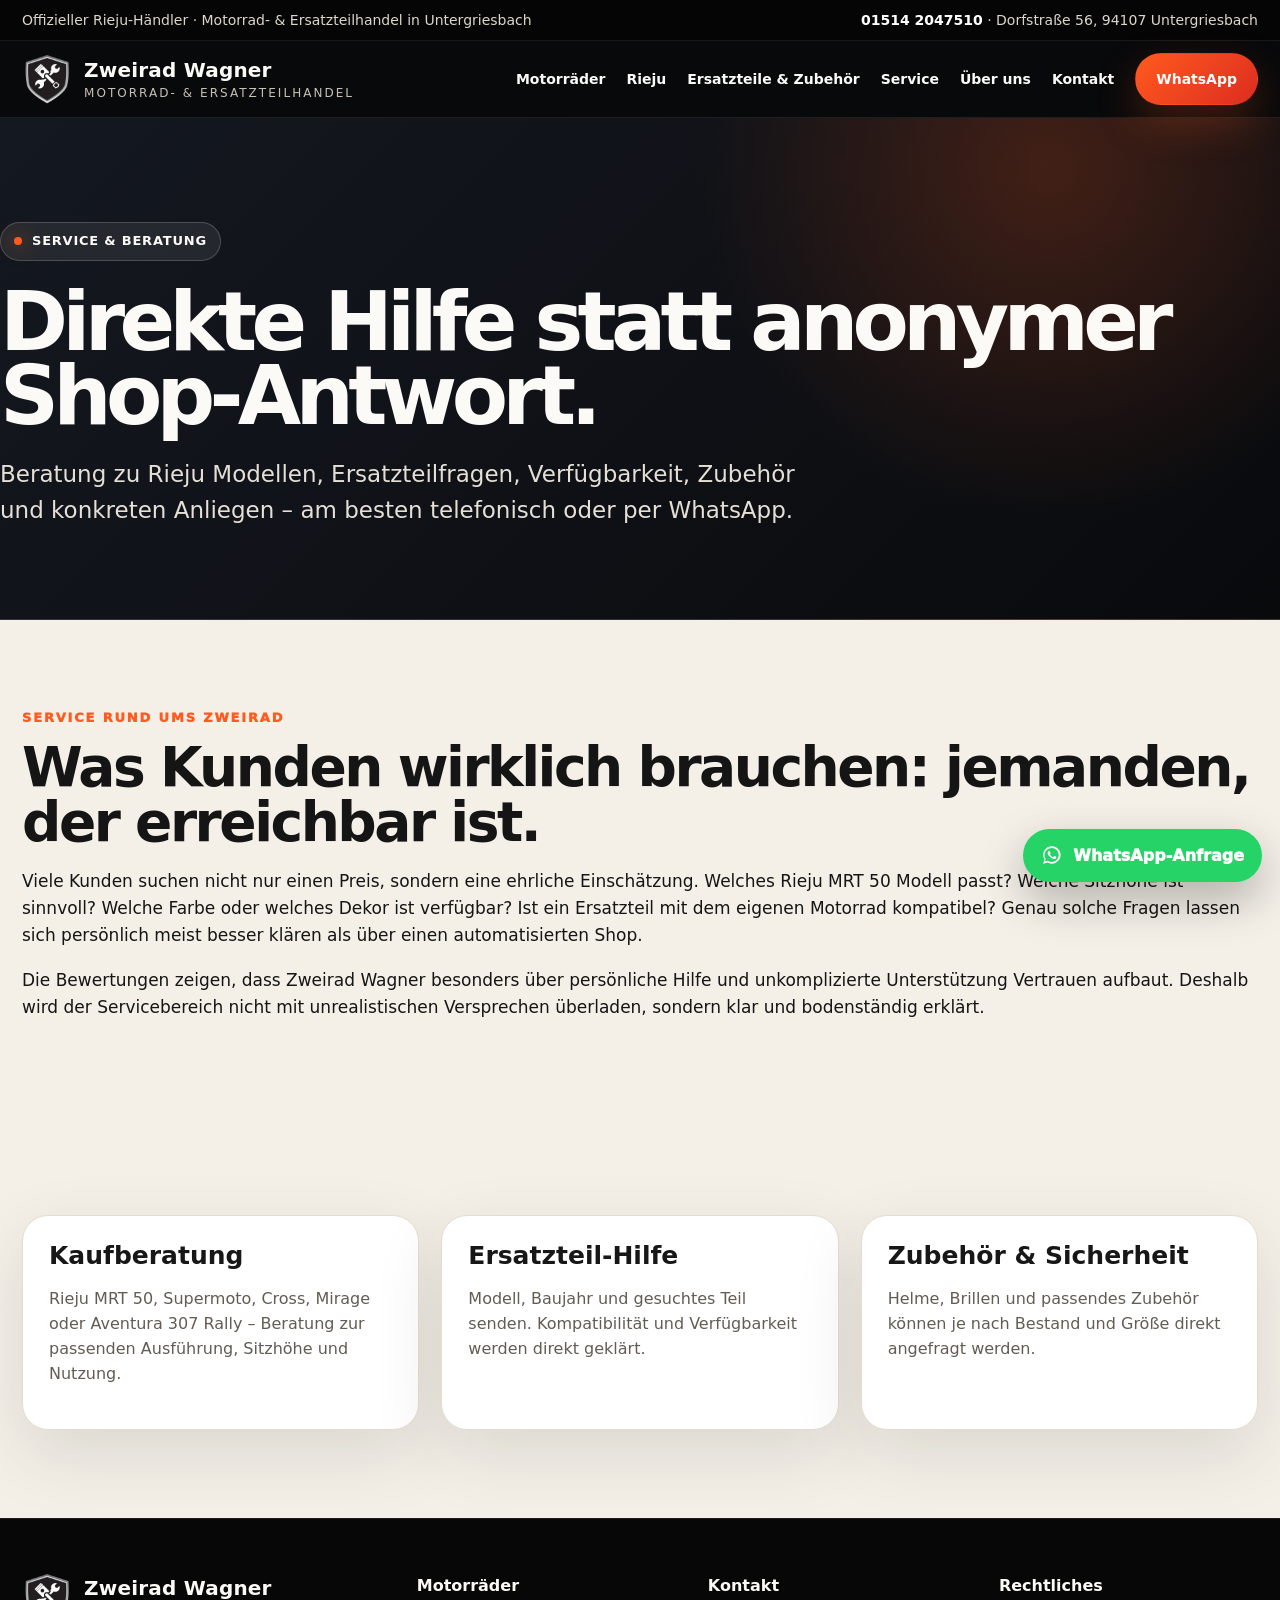
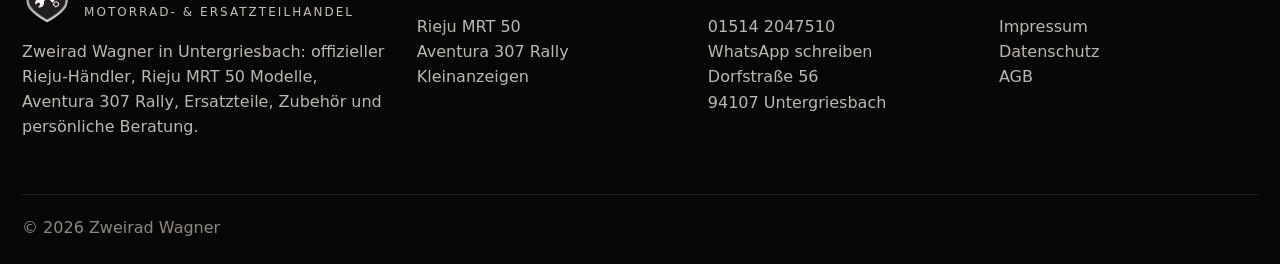
<file: service.html>
<!DOCTYPE html>
<html lang="de">
<head>
<meta charset="UTF-8">
<meta name="viewport" content="width=device-width, initial-scale=1">
<title>Motorrad Service &amp; Beratung | Zweirad Wagner Untergriesbach</title>
<meta name="description" content="Service, Beratung und Hilfe rund um Rieju Motorräder, Ersatzteile und Zubehör bei Zweirad Wagner in Untergriesbach.">
<link rel="canonical" href="https://zweirad-wagner.com/service.html">
<meta property="og:title" content="Motorrad Service &amp; Beratung | Zweirad Wagner Untergriesbach">
<meta property="og:description" content="Service, Beratung und Hilfe rund um Rieju Motorräder, Ersatzteile und Zubehör bei Zweirad Wagner in Untergriesbach.">
<meta property="og:type" content="website">
<meta property="og:image" content="assets/hero.jpg">
<link rel="stylesheet" href="css/style.css">
<link rel="preload" as="image" href="assets/hero.jpg">
<script type="application/ld+json">
{"@context":"https://schema.org","@type":"MotorcycleDealer","name":"Zweirad Wagner","image":"https://zweirad-wagner.com/assets/hero.jpg","address":{"@type":"PostalAddress","streetAddress":"Dorfstraße 56","postalCode":"94107","addressLocality":"Untergriesbach","addressCountry":"DE"},"telephone":"+4915142047510","url":"https://zweirad-wagner.com/","areaServed":["Untergriesbach","Passau","Hauzenberg","Bayern"],"brand":{"@type":"Brand","name":"Rieju"},"aggregateRating":{"@type":"AggregateRating","ratingValue":"5.0","reviewCount":"10"}}
</script>
</head>
<body>

<div class="topbar">
  <div class="wrap">
    <div>Offizieller Rieju-Händler · Motorrad- & Ersatzteilhandel in Untergriesbach</div>
    <div><a href="tel:4915142047510">01514 2047510</a> · Dorfstraße 56, 94107 Untergriesbach</div>
  </div>
</div>
<header class="header">
  <div class="wrap nav">
    <a class="brand" href="index.html">
      <img src="assets/wappen.png" alt="Zweirad Wagner Wappen">
      <div><strong>Zweirad Wagner</strong><span>Motorrad- & Ersatzteilhandel</span></div>
    </a>
    <button class="mobile-toggle" aria-label="Menü öffnen">☰</button>
    <nav class="menu">
      <a href="motorraeder.html" >Motorräder</a>
<a href="rieju.html" >Rieju</a>
<a href="ersatzteile-zubehoer.html" >Ersatzteile & Zubehör</a>
<a href="service.html" aria-current="page">Service</a>
<a href="ueber-uns.html" >Über uns</a>
<a href="kontakt.html" >Kontakt</a>
      <a class="btn orange" href="https://wa.me/4915142047510?text=Hallo%20Zweirad%20Wagner%2C%20ich%20interessiere%20mich%20f%C3%BCr%20ein%20Rieju-Modell%20und%20h%C3%A4tte%20gerne%20weitere%20Informationen." target="_blank" rel="noopener">WhatsApp</a>
    </nav>
  </div>
</header>

<main>
<section class="page-hero"><div class="wrap"><span class="eyebrow"><span class="dot"></span> Service & Beratung</span><h1>Direkte Hilfe statt anonymer Shop-Antwort.</h1><p class="lead">Beratung zu Rieju Modellen, Ersatzteilfragen, Verfügbarkeit, Zubehör und konkreten Anliegen – am besten telefonisch oder per WhatsApp.</p></div></section>
<section class="section light"><div class="wrap seo-copy">
  <div class="kicker">Service rund ums Zweirad</div><h2>Was Kunden wirklich brauchen: jemanden, der erreichbar ist.</h2>
  <p>Viele Kunden suchen nicht nur einen Preis, sondern eine ehrliche Einschätzung. Welches Rieju MRT 50 Modell passt? Welche Sitzhöhe ist sinnvoll? Welche Farbe oder welches Dekor ist verfügbar? Ist ein Ersatzteil mit dem eigenen Motorrad kompatibel? Genau solche Fragen lassen sich persönlich meist besser klären als über einen automatisierten Shop.</p>
  <p>Die Bewertungen zeigen, dass Zweirad Wagner besonders über persönliche Hilfe und unkomplizierte Unterstützung Vertrauen aufbaut. Deshalb wird der Servicebereich nicht mit unrealistischen Versprechen überladen, sondern klar und bodenständig erklärt.</p>
</div></section>
<section class="section light"><div class="wrap grid three">
  <div class="card light pad"><h3>Kaufberatung</h3><p class="muted">Rieju MRT 50, Supermoto, Cross, Mirage oder Aventura 307 Rally – Beratung zur passenden Ausführung, Sitzhöhe und Nutzung.</p></div>
  <div class="card light pad"><h3>Ersatzteil-Hilfe</h3><p class="muted">Modell, Baujahr und gesuchtes Teil senden. Kompatibilität und Verfügbarkeit werden direkt geklärt.</p></div>
  <div class="card light pad"><h3>Zubehör & Sicherheit</h3><p class="muted">Helme, Brillen und passendes Zubehör können je nach Bestand und Größe direkt angefragt werden.</p></div>
</div></section>
</main>

<footer class="footer">
  <div class="wrap footer-grid">
    <div>
      <div class="brand"><img src="assets/wappen.png" alt="Zweirad Wagner Wappen"><div><strong>Zweirad Wagner</strong><span>Motorrad- & Ersatzteilhandel</span></div></div>
      <p>Zweirad Wagner in Untergriesbach: offizieller Rieju-Händler, Rieju MRT 50 Modelle, Aventura 307 Rally, Ersatzteile, Zubehör und persönliche Beratung.</p>
    </div>
    <div><h4>Motorräder</h4><p><a href="motorraeder.html">Rieju MRT 50</a><br><a href="motorraeder.html#adventure">Aventura 307 Rally</a><br><a href="https://www.kleinanzeigen.de/pro/zweiradwagner" target="_blank" rel="noopener">Kleinanzeigen</a></p></div>
    <div><h4>Kontakt</h4><p><a href="tel:4915142047510">01514 2047510</a><br><a href="https://wa.me/4915142047510?text=Hallo%20Zweirad%20Wagner%2C%20ich%20interessiere%20mich%20f%C3%BCr%20ein%20Rieju-Modell%20und%20h%C3%A4tte%20gerne%20weitere%20Informationen." target="_blank" rel="noopener">WhatsApp schreiben</a><br>Dorfstraße 56<br>94107 Untergriesbach</p></div>
    <div><h4>Rechtliches</h4><p><a href="impressum.html">Impressum</a><br><a href="datenschutz.html">Datenschutz</a><br><a href="agb.html">AGB</a></p></div>
  </div>
  <div class="wrap subfooter"><span>© 2026 Zweirad Wagner</span><span></span></div>
</footer>
<a class="float-wa" href="https://wa.me/4915142047510?text=Hallo%20Zweirad%20Wagner%2C%20ich%20interessiere%20mich%20f%C3%BCr%20ein%20Rieju-Modell%20und%20h%C3%A4tte%20gerne%20weitere%20Informationen." target="_blank" rel="noopener">
<svg class="wa-icon" viewBox="0 0 32 32" aria-hidden="true">
  <path fill="currentColor" d="M16.02 3.2A12.72 12.72 0 0 0 5.05 22.4L3.2 28.8l6.57-1.73A12.7 12.7 0 1 0 16.02 3.2Zm0 23.1c-2.2 0-4.24-.65-5.95-1.78l-.43-.28-3.9 1.03 1.04-3.8-.3-.45a10.28 10.28 0 1 1 9.54 5.28Zm5.64-7.68c-.3-.16-1.82-.9-2.1-1-.28-.1-.49-.16-.7.16-.2.3-.8 1-.98 1.2-.18.2-.36.23-.66.08-.3-.16-1.3-.48-2.48-1.52-.92-.82-1.54-1.84-1.72-2.15-.18-.31-.02-.48.14-.63.14-.14.31-.36.47-.54.16-.18.2-.31.31-.52.1-.2.05-.39-.03-.54-.08-.16-.7-1.68-.95-2.3-.25-.6-.5-.52-.7-.53h-.6c-.2 0-.54.08-.82.39-.28.31-1.08 1.05-1.08 2.57s1.1 2.98 1.26 3.18c.16.2 2.17 3.32 5.27 4.65.74.32 1.31.51 1.76.65.74.24 1.42.2 1.95.12.6-.09 1.82-.74 2.08-1.46.26-.72.26-1.33.18-1.46-.08-.13-.28-.2-.6-.36Z"/>
</svg>
WhatsApp-Anfrage</a>
<script src="js/script.js"></script>
</body></html>
</file>
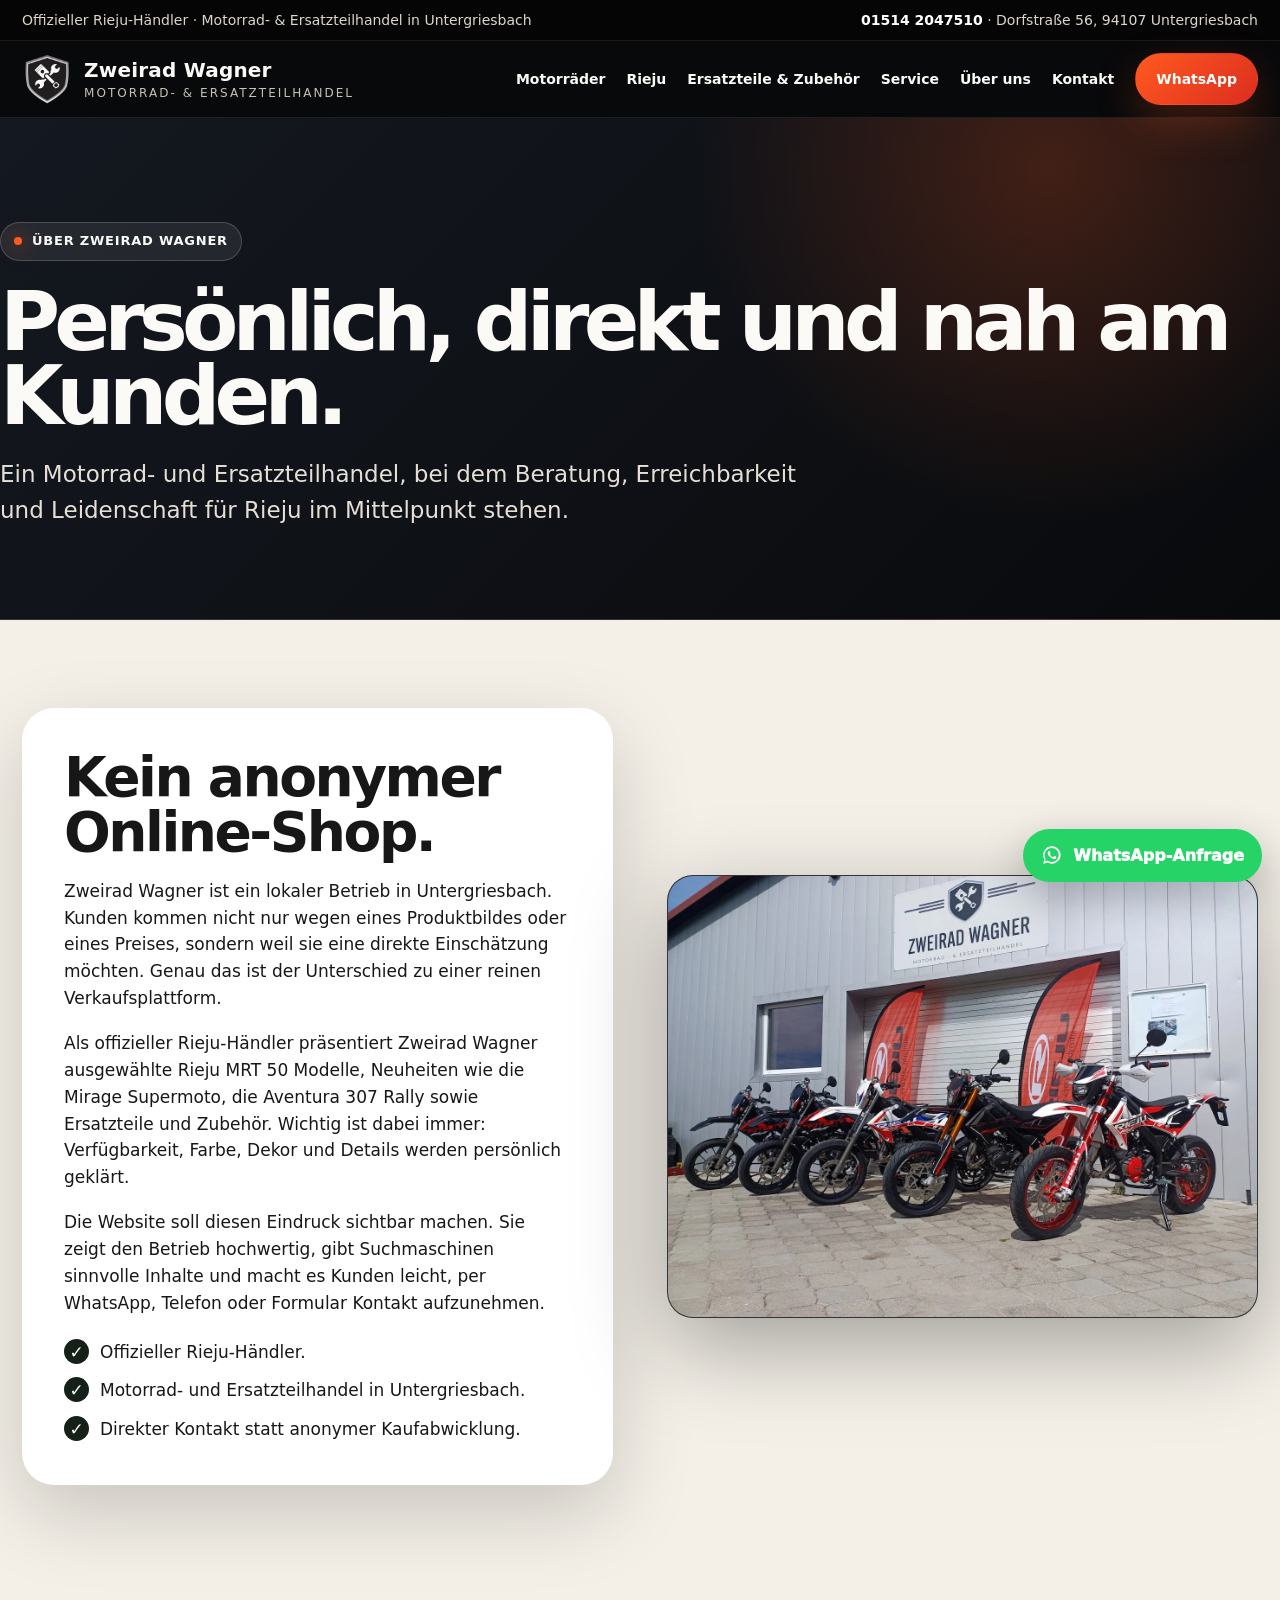
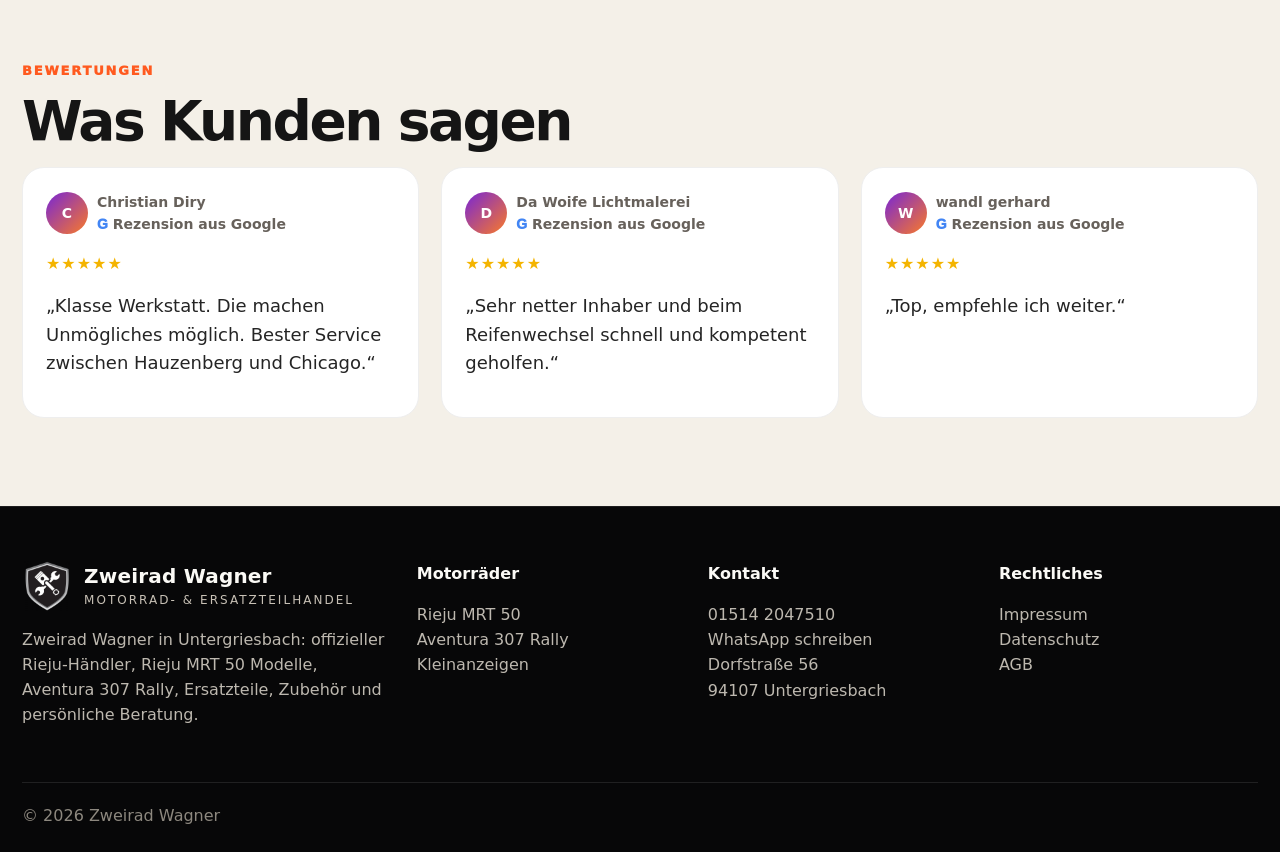
<file: ueber-uns.html>
<!DOCTYPE html>
<html lang="de">
<head>
<meta charset="UTF-8">
<meta name="viewport" content="width=device-width, initial-scale=1">
<title>Über Zweirad Wagner | Rieju Händler Untergriesbach</title>
<meta name="description" content="Über Zweirad Wagner: persönlicher Motorrad- und Ersatzteilhandel in Untergriesbach, offizieller Rieju-Händler und direkter Ansprechpartner.">
<link rel="canonical" href="https://zweirad-wagner.com/ueber-uns.html">
<meta property="og:title" content="Über Zweirad Wagner | Rieju Händler Untergriesbach">
<meta property="og:description" content="Über Zweirad Wagner: persönlicher Motorrad- und Ersatzteilhandel in Untergriesbach, offizieller Rieju-Händler und direkter Ansprechpartner.">
<meta property="og:type" content="website">
<meta property="og:image" content="assets/hero.jpg">
<link rel="stylesheet" href="css/style.css">
<link rel="preload" as="image" href="assets/hero.jpg">
<script type="application/ld+json">
{"@context":"https://schema.org","@type":"MotorcycleDealer","name":"Zweirad Wagner","image":"https://zweirad-wagner.com/assets/hero.jpg","address":{"@type":"PostalAddress","streetAddress":"Dorfstraße 56","postalCode":"94107","addressLocality":"Untergriesbach","addressCountry":"DE"},"telephone":"+4915142047510","url":"https://zweirad-wagner.com/","areaServed":["Untergriesbach","Passau","Hauzenberg","Bayern"],"brand":{"@type":"Brand","name":"Rieju"},"aggregateRating":{"@type":"AggregateRating","ratingValue":"5.0","reviewCount":"10"}}
</script>
</head>
<body>

<div class="topbar">
  <div class="wrap">
    <div>Offizieller Rieju-Händler · Motorrad- & Ersatzteilhandel in Untergriesbach</div>
    <div><a href="tel:4915142047510">01514 2047510</a> · Dorfstraße 56, 94107 Untergriesbach</div>
  </div>
</div>
<header class="header">
  <div class="wrap nav">
    <a class="brand" href="index.html">
      <img src="assets/wappen.png" alt="Zweirad Wagner Wappen">
      <div><strong>Zweirad Wagner</strong><span>Motorrad- & Ersatzteilhandel</span></div>
    </a>
    <button class="mobile-toggle" aria-label="Menü öffnen">☰</button>
    <nav class="menu">
      <a href="motorraeder.html" >Motorräder</a>
<a href="rieju.html" >Rieju</a>
<a href="ersatzteile-zubehoer.html" >Ersatzteile & Zubehör</a>
<a href="service.html" >Service</a>
<a href="ueber-uns.html" aria-current="page">Über uns</a>
<a href="kontakt.html" >Kontakt</a>
      <a class="btn orange" href="https://wa.me/4915142047510?text=Hallo%20Zweirad%20Wagner%2C%20ich%20interessiere%20mich%20f%C3%BCr%20ein%20Rieju-Modell%20und%20h%C3%A4tte%20gerne%20weitere%20Informationen." target="_blank" rel="noopener">WhatsApp</a>
    </nav>
  </div>
</header>

<main>
<section class="page-hero"><div class="wrap"><span class="eyebrow"><span class="dot"></span> Über Zweirad Wagner</span><h1>Persönlich, direkt und nah am Kunden.</h1><p class="lead">Ein Motorrad- und Ersatzteilhandel, bei dem Beratung, Erreichbarkeit und Leidenschaft für Rieju im Mittelpunkt stehen.</p></div></section>
<section class="section light"><div class="wrap split">
  <div class="about-panel seo-copy"><h2>Kein anonymer Online-Shop.</h2><p>Zweirad Wagner ist ein lokaler Betrieb in Untergriesbach. Kunden kommen nicht nur wegen eines Produktbildes oder eines Preises, sondern weil sie eine direkte Einschätzung möchten. Genau das ist der Unterschied zu einer reinen Verkaufsplattform.</p><p>Als offizieller Rieju-Händler präsentiert Zweirad Wagner ausgewählte Rieju MRT 50 Modelle, Neuheiten wie die Mirage Supermoto, die Aventura 307 Rally sowie Ersatzteile und Zubehör. Wichtig ist dabei immer: Verfügbarkeit, Farbe, Dekor und Details werden persönlich geklärt.</p><p>Die Website soll diesen Eindruck sichtbar machen. Sie zeigt den Betrieb hochwertig, gibt Suchmaschinen sinnvolle Inhalte und macht es Kunden leicht, per WhatsApp, Telefon oder Formular Kontakt aufzunehmen.</p><div class="checklist"><div class="check">Offizieller Rieju-Händler.</div><div class="check">Motorrad- und Ersatzteilhandel in Untergriesbach.</div><div class="check">Direkter Kontakt statt anonymer Kaufabwicklung.</div></div></div>
  <div class="card"><img src="assets/hero.jpg" alt="Zweirad Wagner Außenansicht mit Motorrädern"></div>
</div></section>
<section class="section light"><div class="wrap"><div class="kicker">Bewertungen</div><h2>Was Kunden sagen</h2>
<div class="grid three">
  <div class="review-card"><div class="google-line"><div class="avatar">C</div><div><b>Christian Diry</b><br><span><span class="g">G</span> Rezension aus Google</span></div></div><p class="stars">★★★★★</p><p class="quote">„Klasse Werkstatt. Die machen Unmögliches möglich. Bester Service zwischen Hauzenberg und Chicago.“</p></div>
  <div class="review-card"><div class="google-line"><div class="avatar">D</div><div><b>Da Woife Lichtmalerei</b><br><span><span class="g">G</span> Rezension aus Google</span></div></div><p class="stars">★★★★★</p><p class="quote">„Sehr netter Inhaber und beim Reifenwechsel schnell und kompetent geholfen.“</p></div>
  <div class="review-card"><div class="google-line"><div class="avatar">W</div><div><b>wandl gerhard</b><br><span><span class="g">G</span> Rezension aus Google</span></div></div><p class="stars">★★★★★</p><p class="quote">„Top, empfehle ich weiter.“</p></div>
</div>
</div></section>
</main>

<footer class="footer">
  <div class="wrap footer-grid">
    <div>
      <div class="brand"><img src="assets/wappen.png" alt="Zweirad Wagner Wappen"><div><strong>Zweirad Wagner</strong><span>Motorrad- & Ersatzteilhandel</span></div></div>
      <p>Zweirad Wagner in Untergriesbach: offizieller Rieju-Händler, Rieju MRT 50 Modelle, Aventura 307 Rally, Ersatzteile, Zubehör und persönliche Beratung.</p>
    </div>
    <div><h4>Motorräder</h4><p><a href="motorraeder.html">Rieju MRT 50</a><br><a href="motorraeder.html#adventure">Aventura 307 Rally</a><br><a href="https://www.kleinanzeigen.de/pro/zweiradwagner" target="_blank" rel="noopener">Kleinanzeigen</a></p></div>
    <div><h4>Kontakt</h4><p><a href="tel:4915142047510">01514 2047510</a><br><a href="https://wa.me/4915142047510?text=Hallo%20Zweirad%20Wagner%2C%20ich%20interessiere%20mich%20f%C3%BCr%20ein%20Rieju-Modell%20und%20h%C3%A4tte%20gerne%20weitere%20Informationen." target="_blank" rel="noopener">WhatsApp schreiben</a><br>Dorfstraße 56<br>94107 Untergriesbach</p></div>
    <div><h4>Rechtliches</h4><p><a href="impressum.html">Impressum</a><br><a href="datenschutz.html">Datenschutz</a><br><a href="agb.html">AGB</a></p></div>
  </div>
  <div class="wrap subfooter"><span>© 2026 Zweirad Wagner</span><span></span></div>
</footer>
<a class="float-wa" href="https://wa.me/4915142047510?text=Hallo%20Zweirad%20Wagner%2C%20ich%20interessiere%20mich%20f%C3%BCr%20ein%20Rieju-Modell%20und%20h%C3%A4tte%20gerne%20weitere%20Informationen." target="_blank" rel="noopener">
<svg class="wa-icon" viewBox="0 0 32 32" aria-hidden="true">
  <path fill="currentColor" d="M16.02 3.2A12.72 12.72 0 0 0 5.05 22.4L3.2 28.8l6.57-1.73A12.7 12.7 0 1 0 16.02 3.2Zm0 23.1c-2.2 0-4.24-.65-5.95-1.78l-.43-.28-3.9 1.03 1.04-3.8-.3-.45a10.28 10.28 0 1 1 9.54 5.28Zm5.64-7.68c-.3-.16-1.82-.9-2.1-1-.28-.1-.49-.16-.7.16-.2.3-.8 1-.98 1.2-.18.2-.36.23-.66.08-.3-.16-1.3-.48-2.48-1.52-.92-.82-1.54-1.84-1.72-2.15-.18-.31-.02-.48.14-.63.14-.14.31-.36.47-.54.16-.18.2-.31.31-.52.1-.2.05-.39-.03-.54-.08-.16-.7-1.68-.95-2.3-.25-.6-.5-.52-.7-.53h-.6c-.2 0-.54.08-.82.39-.28.31-1.08 1.05-1.08 2.57s1.1 2.98 1.26 3.18c.16.2 2.17 3.32 5.27 4.65.74.32 1.31.51 1.76.65.74.24 1.42.2 1.95.12.6-.09 1.82-.74 2.08-1.46.26-.72.26-1.33.18-1.46-.08-.13-.28-.2-.6-.36Z"/>
</svg>
WhatsApp-Anfrage</a>
<script src="js/script.js"></script>
</body></html>
</file>
<file: css/style.css>
:root{
  --bg:#090a0c; --bg2:#11151c; --panel:#171c24; --panel2:#202733;
  --cream:#f4f0e8; --cream2:#ebe3d6; --white:#fff; --ink:#151515; --text:#fbfaf6;
  --muted:#c7c0b5; --mutedDark:#625c53; --orange:#ff5a1f; --red:#d63b2a; --gold:#d8b56d; --green:#25651d;
  --line:rgba(255,255,255,.13); --lineDark:rgba(0,0,0,.1); --shadow:0 28px 90px rgba(0,0,0,.34);
  --max:1380px; --wide:1520px; --radius:26px;
}
*{box-sizing:border-box}html{scroll-behavior:smooth}body{margin:0;font-family:Inter,system-ui,-apple-system,BlinkMacSystemFont,"Segoe UI",Arial,sans-serif;background:var(--bg);color:var(--text);line-height:1.58}img{display:block;max-width:100%}a{color:inherit;text-decoration:none}.wrap{width:min(var(--max),calc(100% - 44px));margin-inline:auto}.wide{width:min(var(--wide),calc(100% - 28px));margin-inline:auto}
.topbar{background:#050506;color:#ddd6ca;font-size:14px;border-bottom:1px solid rgba(255,255,255,.08)}.topbar .wrap{display:flex;justify-content:space-between;gap:18px;padding:9px 0;flex-wrap:wrap}.topbar a{font-weight:850;color:#fff}
.header{position:sticky;top:0;z-index:60;background:rgba(9,10,12,.82);backdrop-filter:blur(18px);border-bottom:1px solid rgba(255,255,255,.09)}.nav{display:flex;align-items:center;justify-content:space-between;gap:22px;padding:12px 0}.brand{display:flex;align-items:center;gap:12px}.brand img{width:50px;height:50px;object-fit:contain}.brand strong{font-size:20px;letter-spacing:.01em}.brand span{display:block;color:var(--muted);font-size:12px;text-transform:uppercase;letter-spacing:.17em;margin-top:-2px}.menu{display:flex;align-items:center;gap:21px}.menu a{font-weight:800;font-size:14px}.menu a:hover{color:var(--gold)}.mobile-toggle{display:none;background:transparent;border:1px solid var(--line);border-radius:12px;color:#fff;padding:10px 12px;font-size:18px}
.btn{display:inline-flex;align-items:center;justify-content:center;gap:10px;border-radius:999px;padding:14px 20px;border:1px solid transparent;font-weight:950;transition:.18s;cursor:pointer}.btn:hover{transform:translateY(-2px)}.btn.orange{background:linear-gradient(135deg,var(--orange),#dc2d20);color:#fff;box-shadow:0 18px 44px rgba(255,90,31,.24)}.btn.dark{background:#111;color:#fff;border-color:rgba(255,255,255,.14)}.btn.light{background:#fff;color:#111}.btn.ghost{background:rgba(255,255,255,.07);border-color:rgba(255,255,255,.18);color:#fff}.btn.slim{font-size:14px;padding:10px 14px}
.hero{min-height:820px;position:relative;overflow:hidden;display:flex;align-items:flex-end}.hero:before{content:"";position:absolute;inset:0;background:linear-gradient(90deg,rgba(3,3,4,.95) 0%,rgba(3,3,4,.76) 37%,rgba(3,3,4,.25) 72%,rgba(3,3,4,.07) 100%),linear-gradient(0deg,var(--bg) 0%,rgba(0,0,0,0) 25%),url('../assets/hero.jpg') center/cover no-repeat;transform:scale(1.01)}.hero:after{content:"";position:absolute;right:-10vw;top:8%;width:54vw;height:70vw;background:linear-gradient(135deg,rgba(255,90,31,.26),rgba(216,181,109,.05));filter:blur(90px);border-radius:999px}.hero-content{position:relative;z-index:2;max-width:890px;text-align:left;padding:135px 0 88px}.eyebrow{display:inline-flex;align-items:center;gap:10px;background:rgba(255,255,255,.08);border:1px solid rgba(255,255,255,.18);padding:8px 13px;border-radius:999px;font-size:13px;font-weight:900;text-transform:uppercase;letter-spacing:.06em}.dot{width:8px;height:8px;border-radius:50%;background:var(--orange);box-shadow:0 0 20px var(--orange)}h1{font-size:clamp(45px,7.7vw,104px);line-height:.91;letter-spacing:-.07em;margin:24px 0 22px;text-align:left}h2{font-size:clamp(32px,4.3vw,62px);line-height:1;letter-spacing:-.045em;margin:0 0 18px;text-align:left}h3{font-size:25px;line-height:1.12;margin:0 0 12px}.lead{font-size:clamp(18px,2vw,23px);color:#e5dfd5;max-width:820px;margin:0 0 32px}.hero-actions{display:flex;gap:14px;flex-wrap:wrap}.trust-row{display:grid;grid-template-columns:repeat(4,1fr);gap:14px;margin-top:42px;max-width:900px}.trust{background:rgba(255,255,255,.09);border:1px solid rgba(255,255,255,.15);border-radius:18px;padding:18px}.trust strong{display:block;font-size:27px;color:#fff}.trust span{font-size:14px;color:#d0c9bd}
.section{padding:88px 0}.section.light{background:var(--cream);color:var(--ink)}.section.alt{background:#11151c}.section .muted{color:var(--muted)}.section.light .muted{color:var(--mutedDark)}.kicker{font-size:13px;color:var(--orange);font-weight:950;letter-spacing:.14em;text-transform:uppercase;margin-bottom:12px}.split{display:grid;grid-template-columns:minmax(0,1fr) minmax(0,1fr);gap:54px;align-items:center}.grid{display:grid;gap:22px}.grid.two{grid-template-columns:repeat(2,1fr)}.grid.three{grid-template-columns:repeat(3,1fr)}.grid.four{grid-template-columns:repeat(4,1fr)}.card{border-radius:var(--radius);overflow:hidden;background:var(--panel);border:1px solid rgba(255,255,255,.11);box-shadow:var(--shadow)}.card.light{background:#fff;color:#171717;border-color:#e4dccf;box-shadow:0 24px 70px rgba(43,35,22,.12)}.pad{padding:26px}.seo-copy{font-size:17px}.seo-copy p{margin:0 0 18px}.keyword-strip{display:flex;flex-wrap:wrap;gap:10px;margin-top:20px}.chip{display:inline-flex;border-radius:999px;background:#fff;border:1px solid var(--lineDark);padding:8px 12px;font-weight:850;font-size:13px;color:#2a2926}.section.alt .chip,.chip.dark{background:rgba(255,255,255,.08);border-color:rgba(255,255,255,.15);color:#fff}.about-panel{background:#fff;color:#171717;border-radius:32px;padding:42px;box-shadow:0 28px 80px rgba(0,0,0,.18)}.checklist{display:grid;gap:12px;margin-top:22px}.check{display:flex;gap:11px}.check:before{content:"✓";width:25px;height:25px;border-radius:50%;background:#142018;color:#fff;display:grid;place-items:center;flex:0 0 auto;font-weight:900}
.product-grid{display:grid;grid-template-columns:repeat(3,1fr);gap:22px}.product-card{position:relative;background:#fff;color:#171717;border:1px solid #e5ddcf;border-radius:28px;overflow:hidden;box-shadow:0 24px 70px rgba(43,35,22,.12);display:flex;flex-direction:column}.product-img{height:280px;background:#f7f3ec;display:grid;place-items:center;padding:14px;position:relative}.product-img img{max-height:100%;object-fit:contain;margin:auto}.product-img.cover img{width:100%;height:100%;object-fit:cover}.tag{position:absolute;top:16px;left:16px;background:#111;color:#fff;border-radius:999px;padding:8px 12px;font-size:12px;font-weight:950}.price{font-size:31px;font-weight:950;color:var(--green);letter-spacing:-.04em}.meta{display:flex;gap:8px;flex-wrap:wrap;margin:15px 0}.pill{background:#f0ebe2;border-radius:999px;padding:7px 10px;font-size:13px;font-weight:850;color:#3d3933}.features{padding-left:18px;margin:14px 0;color:#2c2b28}.features li{margin:5px 0}.card-actions{margin-top:auto;display:flex;gap:10px;flex-wrap:wrap}.gallery{display:grid;grid-template-columns:repeat(4,1fr);gap:10px;margin-top:14px}.gallery img{height:72px;width:100%;object-fit:cover;border-radius:14px;background:#f7f3ec}.catalog-head{display:flex;justify-content:space-between;align-items:end;gap:22px;flex-wrap:wrap;margin-bottom:24px}.filters{display:flex;gap:10px;flex-wrap:wrap}.filter-btn{border:1px solid rgba(0,0,0,.12);background:#fff;border-radius:999px;padding:10px 14px;font-weight:900;cursor:pointer}.filter-btn.active,.filter-btn:hover{background:#111;color:#fff}.product-card.hide{display:none}
.feature-product{display:grid;grid-template-columns:1.08fr .92fr;gap:0;border-radius:34px;overflow:hidden;background:#fff;color:#171717;box-shadow:0 28px 90px rgba(0,0,0,.18)}.feature-media{min-height:520px;background:#111;position:relative}.feature-media img{width:100%;height:100%;object-fit:cover}.feature-content{padding:42px}.feature-content .price{margin:10px 0}.ebay-box{background:radial-gradient(circle at top right,rgba(255,90,31,.25),transparent 35%),linear-gradient(135deg,#171b22,#090a0c);border:1px solid rgba(255,255,255,.12);border-radius:34px;padding:38px;display:grid;grid-template-columns:1.12fr .88fr;gap:24px;align-items:center}.mini-browser{background:#fff;color:#171717;border-radius:22px;overflow:hidden;box-shadow:0 24px 70px rgba(0,0,0,.25)}.browser-top{display:flex;gap:6px;background:#ebe7df;padding:12px}.browser-dot{width:10px;height:10px;border-radius:50%;background:#b7b0a4}.browser-content{padding:22px}.review-card{background:#fff;color:#171717;border-radius:22px;padding:23px;border:1px solid #eee}.stars{color:#f4b400;letter-spacing:1px}.google-line{display:flex;align-items:center;gap:9px;color:#67615b;font-weight:750;font-size:14px}.g{font-weight:950;font-family:Arial,sans-serif;color:#4285f4}.quote{font-size:18px;margin:16px 0;color:#252525}.avatar{width:42px;height:42px;border-radius:50%;background:linear-gradient(135deg,#7726d6,#fa7a28);display:grid;place-items:center;color:#fff;font-weight:900}
.page-hero{padding:104px 0 58px;background:radial-gradient(circle at 82% 10%,rgba(255,90,31,.22),transparent 31%),linear-gradient(135deg,#141820,#090a0c);border-bottom:1px solid var(--line)}.page-hero h1{font-size:clamp(45px,6.5vw,82px)}.cta{background:linear-gradient(135deg,#20242c,#0b0c0e);border-top:1px solid var(--line);border-bottom:1px solid var(--line)}.cta-box{max-width:900px}.contact-grid{display:grid;grid-template-columns:.85fr 1.15fr;gap:28px}.info-list{display:grid;gap:15px}.info-item{background:#fff;color:#171717;border-radius:18px;padding:18px;border:1px solid #e7dfd4}.form{display:grid;gap:14px}.input,.textarea,select{width:100%;border:1px solid #ddd5c8;background:#fff;border-radius:15px;padding:15px 16px;font:inherit}.textarea{min-height:140px;resize:vertical}.map-wrap{border-radius:28px;overflow:hidden;border:1px solid #e4dccf;box-shadow:0 20px 60px rgba(43,35,22,.12);height:380px}.map-wrap iframe{width:100%;height:100%;border:0}.warning{border:1px solid #ead7a8;background:#fff8e8;color:#55451c;border-radius:16px;padding:14px;margin-top:13px}.legal{background:#fff;color:#171717;border-radius:28px;padding:34px}.notice{background:#fff8e8;border:1px solid #ead7a8;border-radius:18px;padding:18px;color:#51421f;margin-bottom:22px}.float-wa{position:fixed;right:18px;bottom:18px;z-index:80;background:#25D366;color:#fff;border-radius:999px;padding:14px 18px;font-weight:950;box-shadow:0 18px 45px rgba(0,0,0,.28);display:flex;gap:10px;align-items:center}.float-wa span{font-size:20px}.footer{background:#070708;padding:54px 0 24px;border-top:1px solid rgba(255,255,255,.09)}.footer-grid{display:grid;grid-template-columns:1.4fr repeat(3,1fr);gap:32px}.footer a,.footer p{color:#bdb8af}.footer h4{margin:0 0 13px}.subfooter{margin-top:38px;padding-top:20px;border-top:1px solid rgba(255,255,255,.1);display:flex;justify-content:space-between;gap:20px;flex-wrap:wrap;color:#8d887f}
@media(max-width:1120px){.menu{display:none;position:absolute;top:78px;left:20px;right:20px;background:#111;border:1px solid var(--line);border-radius:20px;padding:20px;flex-direction:column;align-items:flex-start}.menu.open{display:flex}.mobile-toggle{display:block}.trust-row,.grid.four,.grid.three,.grid.two,.split,.feature-product,.ebay-box,.contact-grid,.footer-grid{grid-template-columns:1fr}.product-grid{grid-template-columns:repeat(2,1fr)}.hero{min-height:720px}.hero:before{background:linear-gradient(0deg,var(--bg) 0%,rgba(0,0,0,.18) 42%,rgba(0,0,0,.88) 100%),url('../assets/hero.jpg') center/cover no-repeat}.feature-media{min-height:360px}.section{padding:64px 0}.brand strong{font-size:18px}.brand img{width:44px;height:44px}}
@media(max-width:680px){.wrap,.wide{width:min(100% - 24px,var(--max))}.topbar{display:none}.nav{padding:10px 0}.brand span{display:none}.hero-content{padding-top:105px}.hero-actions .btn{width:100%}.product-grid{grid-template-columns:1fr}.product-img{height:245px}.gallery{grid-template-columns:repeat(2,1fr)}.trust-row{grid-template-columns:1fr}.card-actions .btn{width:100%}.pad{padding:21px}.about-panel{padding:26px}.feature-content{padding:26px}h1{font-size:43px}.page-hero h1{font-size:42px}.eyebrow{font-size:11px}.float-wa{left:12px;right:12px;justify-content:center}.footer{padding-bottom:90px}.map-wrap{height:300px}}


/* FINAL FIX V2: einheitliche Produktkarten, keine Überlappungen, mobile sauber */
.hero-content,
.page-hero .wrap,
.catalog-head,
.cta-box {
  text-align: left !important;
  margin-left: 0 !important;
  margin-right: auto !important;
}

.hero-content h1,
.page-hero h1,
.hero-content p,
.page-hero p,
.catalog-head h2,
.catalog-head p {
  text-align: left !important;
}

.product-grid {
  align-items: stretch !important;
}

.product-card {
  display: flex !important;
  flex-direction: column !important;
  height: 100% !important;
  min-height: 0 !important;
  overflow: hidden !important;
  border-radius: 28px !important;
}

.product-card .pad {
  display: flex !important;
  flex-direction: column !important;
  flex: 1 1 auto !important;
  min-height: 0 !important;
}

.product-img {
  height: 300px !important;
  min-height: 300px !important;
  max-height: 300px !important;
  overflow: hidden !important;
  background: #f7f3ec !important;
  display: flex !important;
  align-items: center !important;
  justify-content: center !important;
  padding: 18px !important;
}

.product-img.cover img,
.product-img img {
  width: 100% !important;
  height: 100% !important;
  max-width: 100% !important;
  max-height: 100% !important;
  object-fit: contain !important;
  object-position: center !important;
}

.product-card h3 {
  min-height: 58px !important;
  margin-bottom: 10px !important;
}

.product-card .price {
  line-height: 1 !important;
  margin: 2px 0 12px !important;
}

.product-card .muted {
  min-height: 110px !important;
}

.product-card .features {
  min-height: 120px !important;
  margin-bottom: 18px !important;
}

.product-card .gallery {
  margin-top: auto !important;
  margin-bottom: 18px !important;
}

.product-card .card-actions {
  margin-top: auto !important;
  padding-top: 10px !important;
}

.meta {
  min-height: 72px !important;
  align-content: flex-start !important;
}

.gallery img {
  object-fit: contain !important;
  background: #f7f3ec !important;
  padding: 4px !important;
}

.float-wa {
  background: #25D366 !important;
  color: #fff !important;
}

.wa-icon {
  width: 22px !important;
  height: 22px !important;
  flex: 0 0 auto !important;
  display: block !important;
}

.subfooter span:empty {
  display: none !important;
}

.subfooter {
  justify-content: flex-start !important;
}

/* Produktseiten: ruhigere Abstände */
.catalog-head {
  align-items: flex-start !important;
}

/* Ersatzteile auch exakt gleich */
body .product-card[data-cat="Zubehör"] .product-img {
  height: 300px !important;
  min-height: 300px !important;
  max-height: 300px !important;
}

body .product-card[data-cat="Zubehör"] .muted {
  min-height: 135px !important;
}

body .product-card[data-cat="Zubehör"] .features {
  min-height: 0 !important;
}

@media (max-width: 1120px) {
  .product-img,
  body .product-card[data-cat="Zubehör"] .product-img {
    height: 280px !important;
    min-height: 280px !important;
    max-height: 280px !important;
  }

  .product-card h3,
  .product-card .muted,
  .product-card .features,
  .meta,
  body .product-card[data-cat="Zubehör"] .muted {
    min-height: auto !important;
  }
}

@media (max-width: 680px) {
  .product-img,
  body .product-card[data-cat="Zubehör"] .product-img {
    height: 250px !important;
    min-height: 250px !important;
    max-height: 250px !important;
  }

  .product-card .pad {
    padding: 20px !important;
  }

  .product-card h3 {
    font-size: 23px !important;
  }

  .product-card .price {
    font-size: 29px !important;
  }

  .float-wa {
    left: 12px !important;
    right: 12px !important;
    bottom: 12px !important;
    justify-content: center !important;
  }
}


/* FINAL MOBILE FIX V3: Badges raus aus Bildern, mobile sauberer und hochwertiger */

/* Badges/Tags nicht mehr im Bild überlagern */
.product-card .tag {
  position: static !important;
  display: inline-flex !important;
  align-self: flex-start !important;
  width: fit-content !important;
  margin: 0 0 14px 0 !important;
  background: #111 !important;
  color: #fff !important;
  border-radius: 999px !important;
  padding: 8px 12px !important;
  font-size: 12px !important;
  font-weight: 950 !important;
  line-height: 1 !important;
}

/* Falls irgendwo noch ein Tag im Bildbereich steckt: unsichtbare Überlagerung verhindern */
.product-img > .tag {
  display: none !important;
}

/* Produktbilder clean ohne Text im Bild */
.product-img {
  position: relative !important;
  background: #f7f3ec !important;
  border-bottom: 1px solid #ece3d5 !important;
}

/* Karten optisch stärker vereinheitlichen */
.product-card {
  background: #fff !important;
  color: #171717 !important;
}

.product-card .pad {
  background: #fff !important;
}

.product-card h3 {
  letter-spacing: -0.02em !important;
}

.product-card .muted {
  color: #625c53 !important;
}

/* Desktop bleibt linksbündig */
.hero-content,
.page-hero .wrap {
  text-align: left !important;
}

.hero-content h1,
.hero-content p,
.page-hero h1,
.page-hero p {
  text-align: left !important;
}

/* Mobile: Headerbereiche mittig, Produktkarten weiterhin lesbar links */
@media (max-width: 680px) {
  .hero {
    min-height: 700px !important;
    align-items: flex-end !important;
  }

  .hero-content,
  .page-hero .wrap {
    text-align: center !important;
    margin-left: auto !important;
    margin-right: auto !important;
  }

  .hero-content h1,
  .hero-content p,
  .page-hero h1,
  .page-hero p,
  .hero-content .lead,
  .page-hero .lead {
    text-align: center !important;
    margin-left: auto !important;
    margin-right: auto !important;
  }

  .hero-actions {
    justify-content: center !important;
  }

  .eyebrow {
    margin-left: auto !important;
    margin-right: auto !important;
  }

  .catalog-head,
  .catalog-head h2,
  .catalog-head p {
    text-align: center !important;
  }

  .catalog-head .btn {
    margin-left: auto !important;
    margin-right: auto !important;
  }

  .filters {
    justify-content: center !important;
  }

  .product-card {
    border-radius: 24px !important;
  }

  .product-img {
    height: 230px !important;
    min-height: 230px !important;
    max-height: 230px !important;
    padding: 14px !important;
  }

  .product-card .pad {
    text-align: left !important;
  }

  .product-card h3 {
    min-height: auto !important;
    font-size: 22px !important;
    line-height: 1.15 !important;
    margin-bottom: 8px !important;
  }

  .product-card .price {
    font-size: 28px !important;
    margin-bottom: 10px !important;
  }

  .product-card .muted,
  .product-card .features,
  .meta {
    min-height: auto !important;
  }

  .product-card .muted {
    font-size: 15.5px !important;
  }

  .features {
    font-size: 15px !important;
    padding-left: 18px !important;
  }

  .meta {
    gap: 7px !important;
  }

  .pill {
    font-size: 12.5px !important;
    padding: 6px 9px !important;
  }

  .gallery {
    grid-template-columns: repeat(2, 1fr) !important;
  }

  .gallery img {
    height: 86px !important;
  }

  .card-actions {
    gap: 9px !important;
  }

  .card-actions .btn {
    width: 100% !important;
    padding: 13px 16px !important;
  }

  .seo-copy,
  .section.light .seo-copy,
  .about-panel {
    text-align: left !important;
  }

  .section.light .split > div:first-child h2,
  .section.light .split > div:first-child p {
    text-align: left !important;
  }
}

/* Sehr kleine Geräte */
@media (max-width: 390px) {
  .product-img {
    height: 210px !important;
    min-height: 210px !important;
    max-height: 210px !important;
  }

  h1 {
    font-size: 38px !important;
  }

  .page-hero h1 {
    font-size: 37px !important;
  }
}


/* FINAL MOBILE UX FIX V4: Topbar scrollt mit, Header bleibt bedienbar, WhatsApp klein als Ecke */

/* Topbar soll NICHT sticky sein */
.topbar {
  position: relative !important;
  top: auto !important;
  z-index: 1 !important;
}

/* Menüleiste bleibt sticky, damit Unterseiten mobil erreichbar bleiben */
.header {
  position: sticky !important;
  top: 0 !important;
  z-index: 70 !important;
}

/* WhatsApp Desktop normal als Button */
.float-wa {
  width: auto !important;
  max-width: max-content !important;
  border-radius: 999px !important;
}

/* Mobile: kein Balken über ganze Breite, sondern kompakter Button unten rechts */
@media (max-width: 680px) {
  .float-wa {
    left: auto !important;
    right: 14px !important;
    bottom: 14px !important;
    width: auto !important;
    min-width: 0 !important;
    max-width: none !important;
    height: 56px !important;
    padding: 0 16px !important;
    border-radius: 999px !important;
    justify-content: center !important;
    gap: 8px !important;
    font-size: 0 !important; /* Text ausblenden, nur Icon + kurzer WA-Text per after */
    box-shadow: 0 16px 42px rgba(0,0,0,.32) !important;
  }

  .float-wa .wa-icon {
    width: 26px !important;
    height: 26px !important;
  }

  .float-wa::after {
    content: "WhatsApp";
    font-size: 13px;
    font-weight: 950;
    letter-spacing: -0.01em;
  }

  /* Footer braucht weniger extra Platz, weil kein Vollbreiten-Balken mehr unten liegt */
  .footer {
    padding-bottom: 42px !important;
  }

  /* Topbar komplett normal im Flow; wenn gewünscht auf Mobile weniger dominant */
  .topbar {
    position: relative !important;
    display: block !important;
  }

  .topbar .wrap {
    justify-content: center !important;
    text-align: center !important;
    font-size: 12.5px !important;
    line-height: 1.35 !important;
    padding: 7px 0 !important;
  }

  .topbar .wrap div:first-child {
    display: none !important; /* mobil weniger voll, nur Telefon/Adresse oben */
  }

  /* Header mobil kompakter und gut bedienbar */
  .header {
    position: sticky !important;
    top: 0 !important;
  }

  .nav {
    min-height: 64px !important;
  }

  .mobile-toggle {
    min-width: 46px !important;
    min-height: 42px !important;
  }

  .menu {
    top: 72px !important;
    max-height: calc(100vh - 92px) !important;
    overflow-y: auto !important;
  }
}

/* Sehr kleine Geräte: nur rundes Icon, damit nichts stört */
@media (max-width: 390px) {
  .float-wa {
    width: 56px !important;
    height: 56px !important;
    padding: 0 !important;
  }

  .float-wa::after {
    content: "" !important;
    display: none !important;
  }
}
</file>
